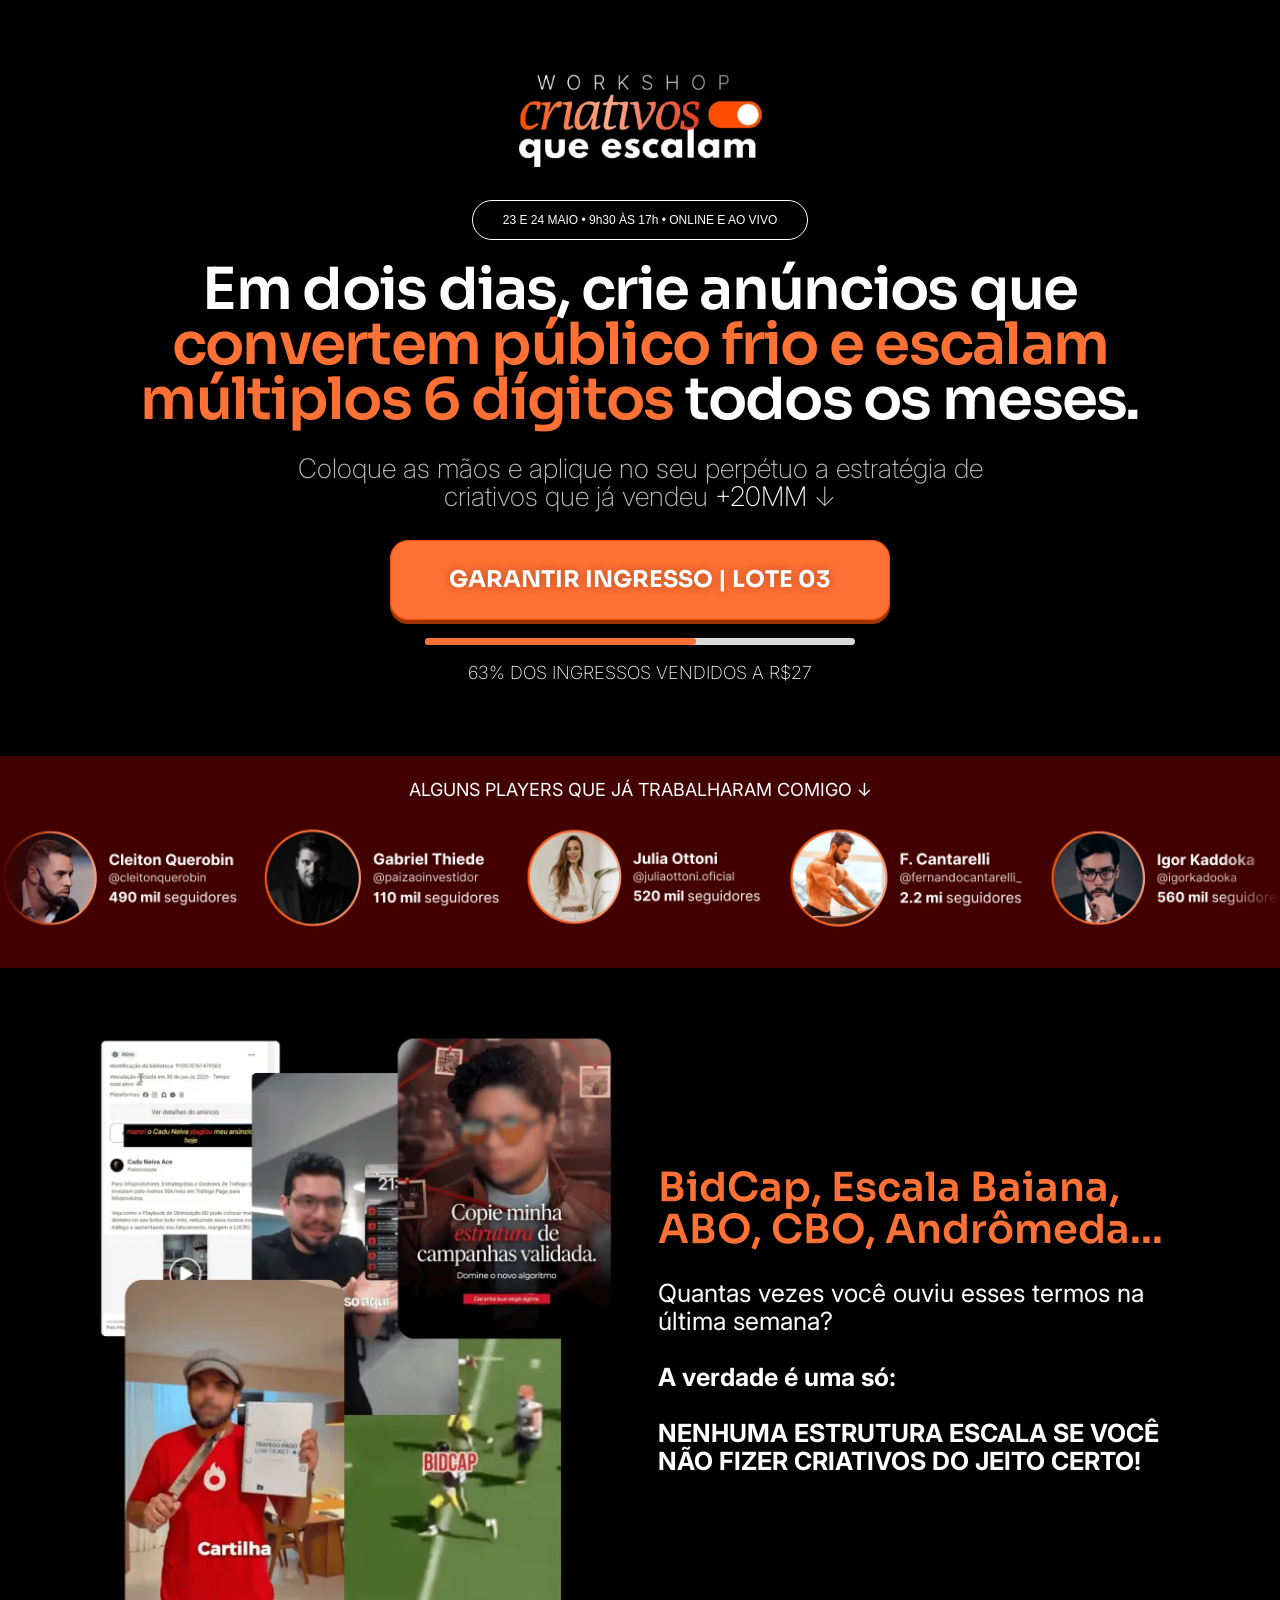
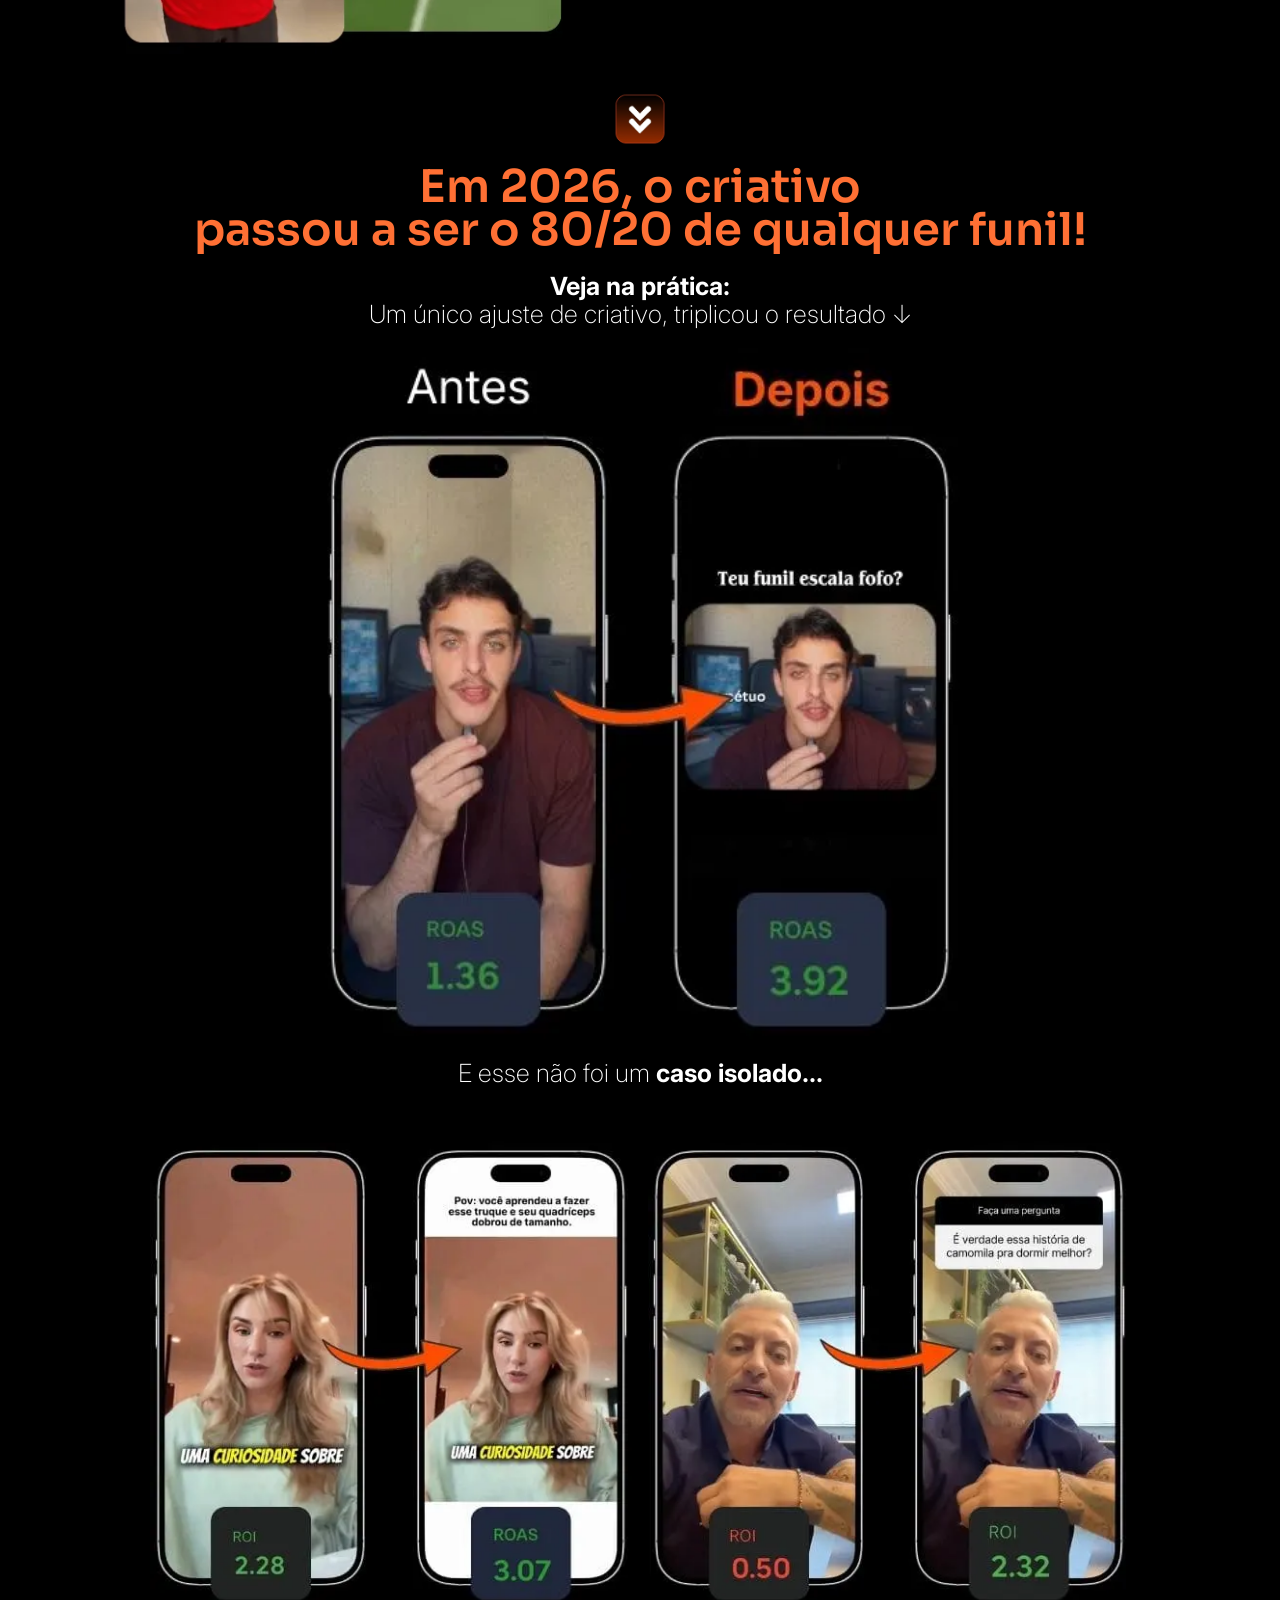
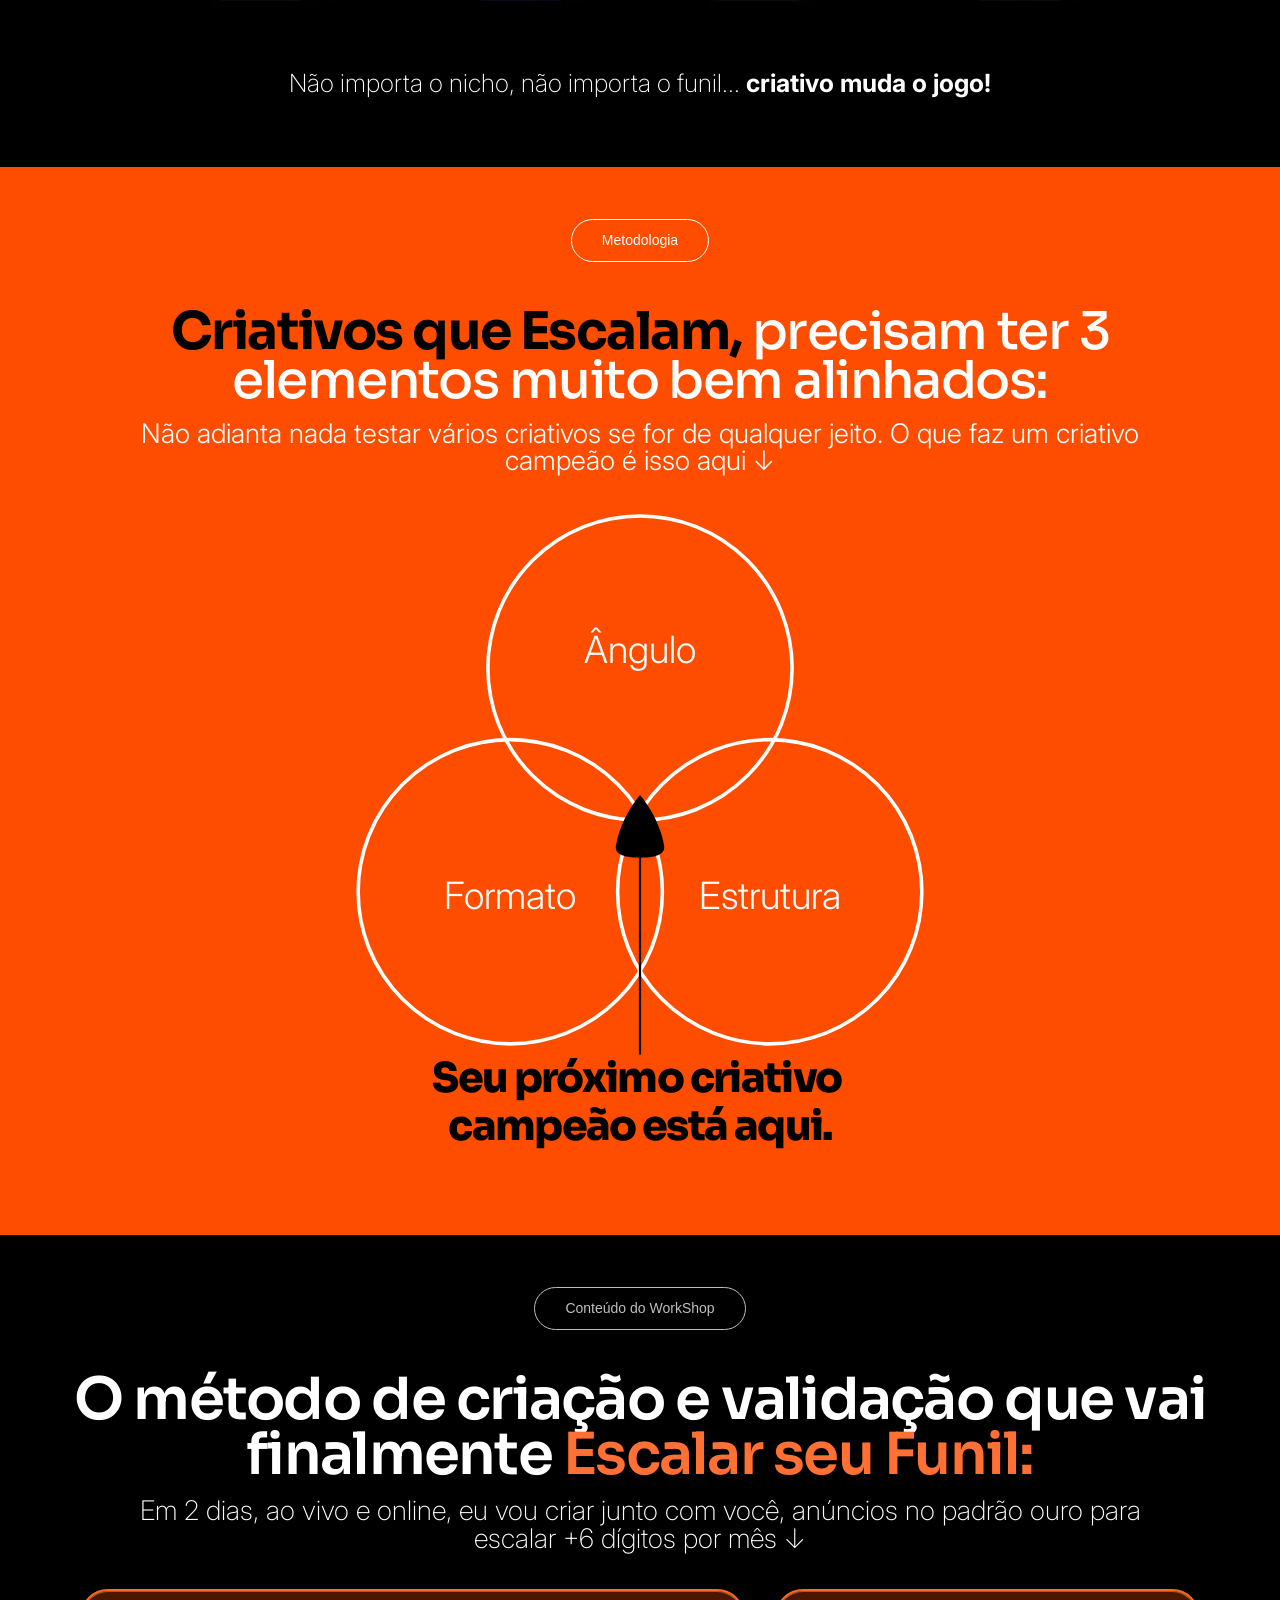
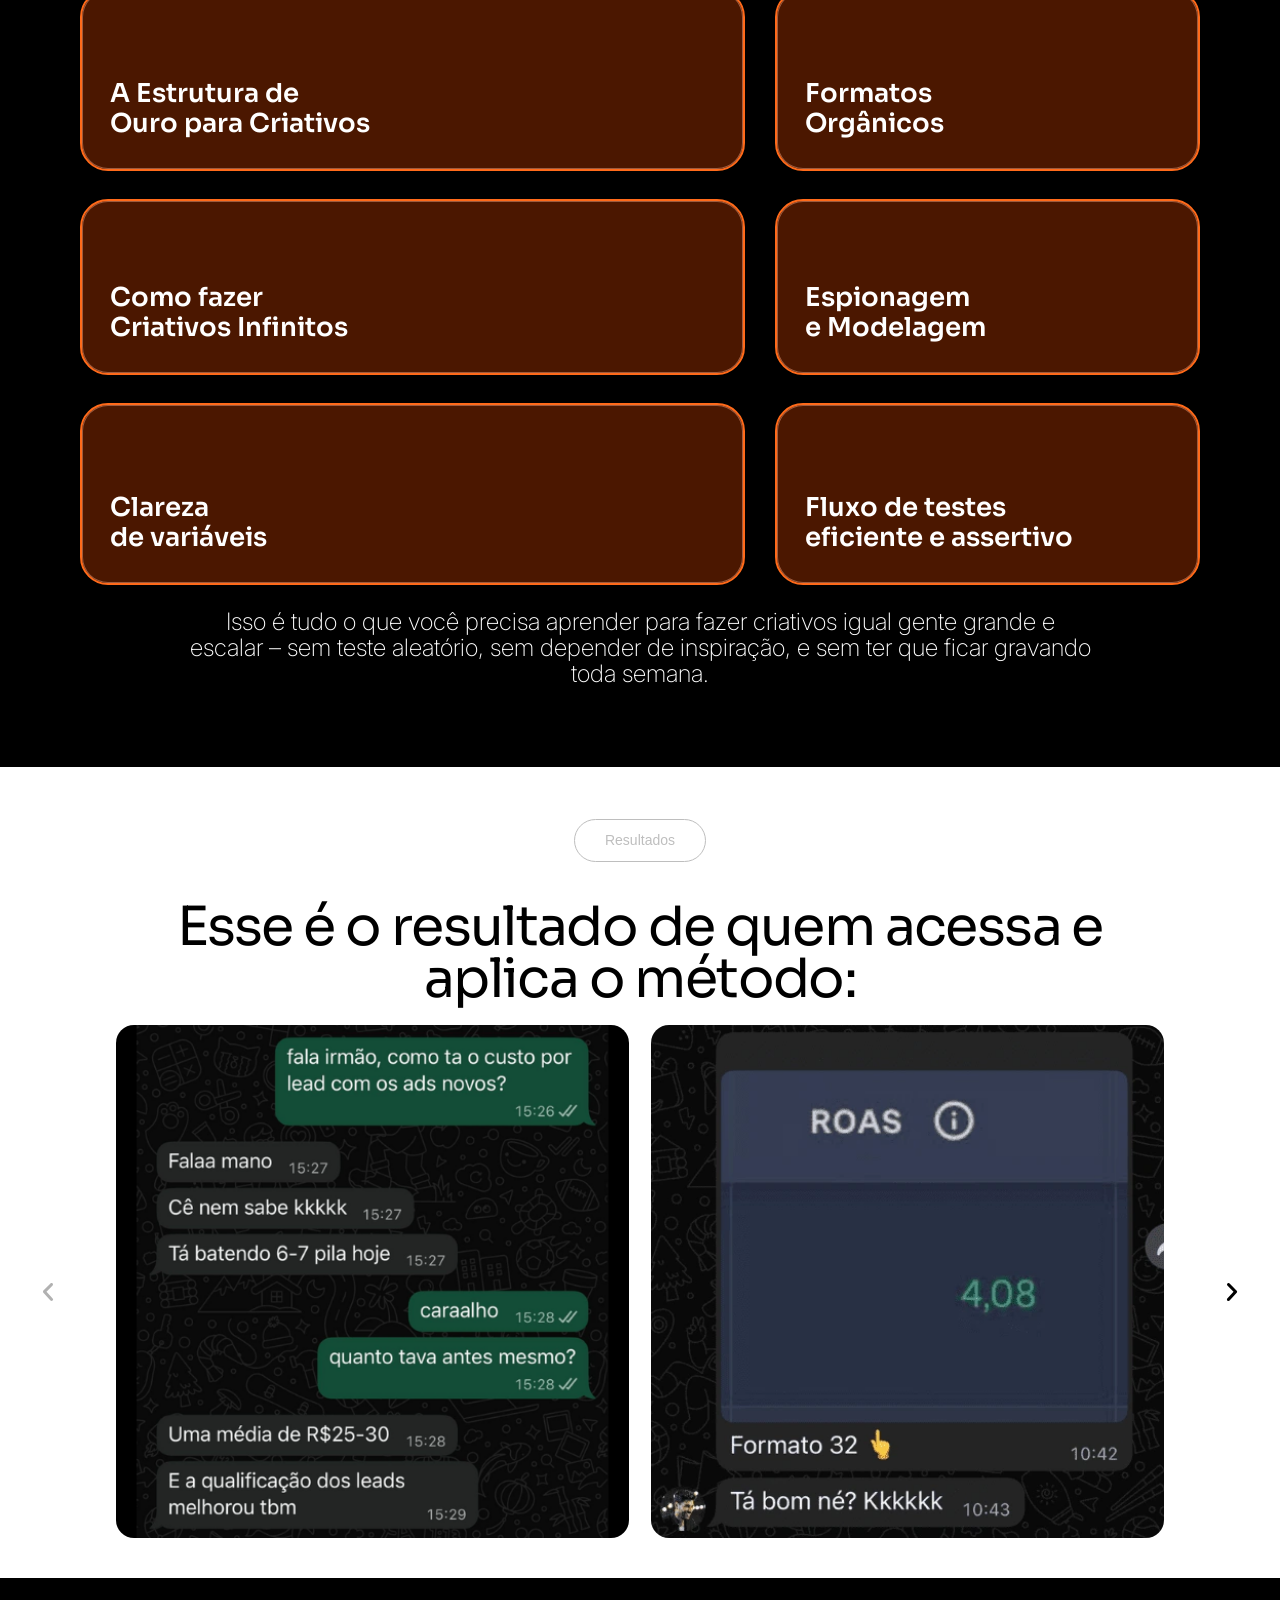
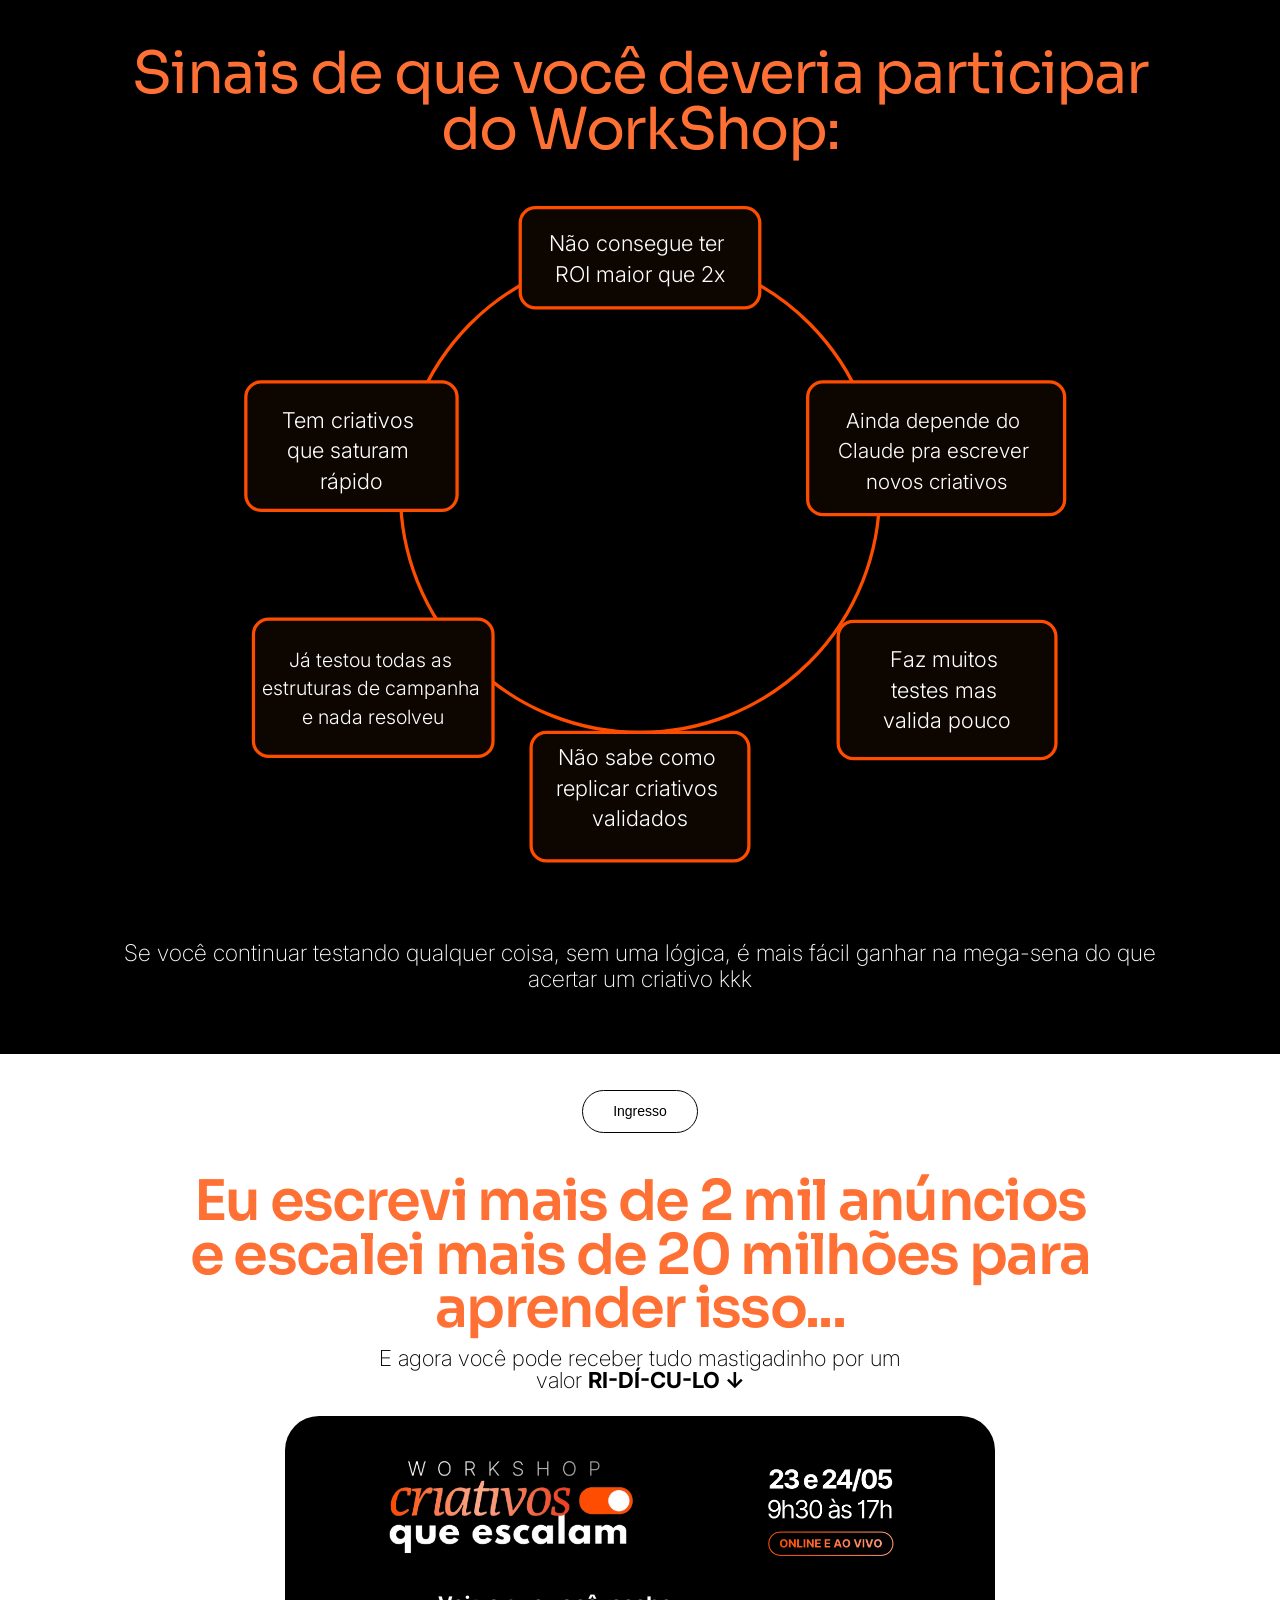
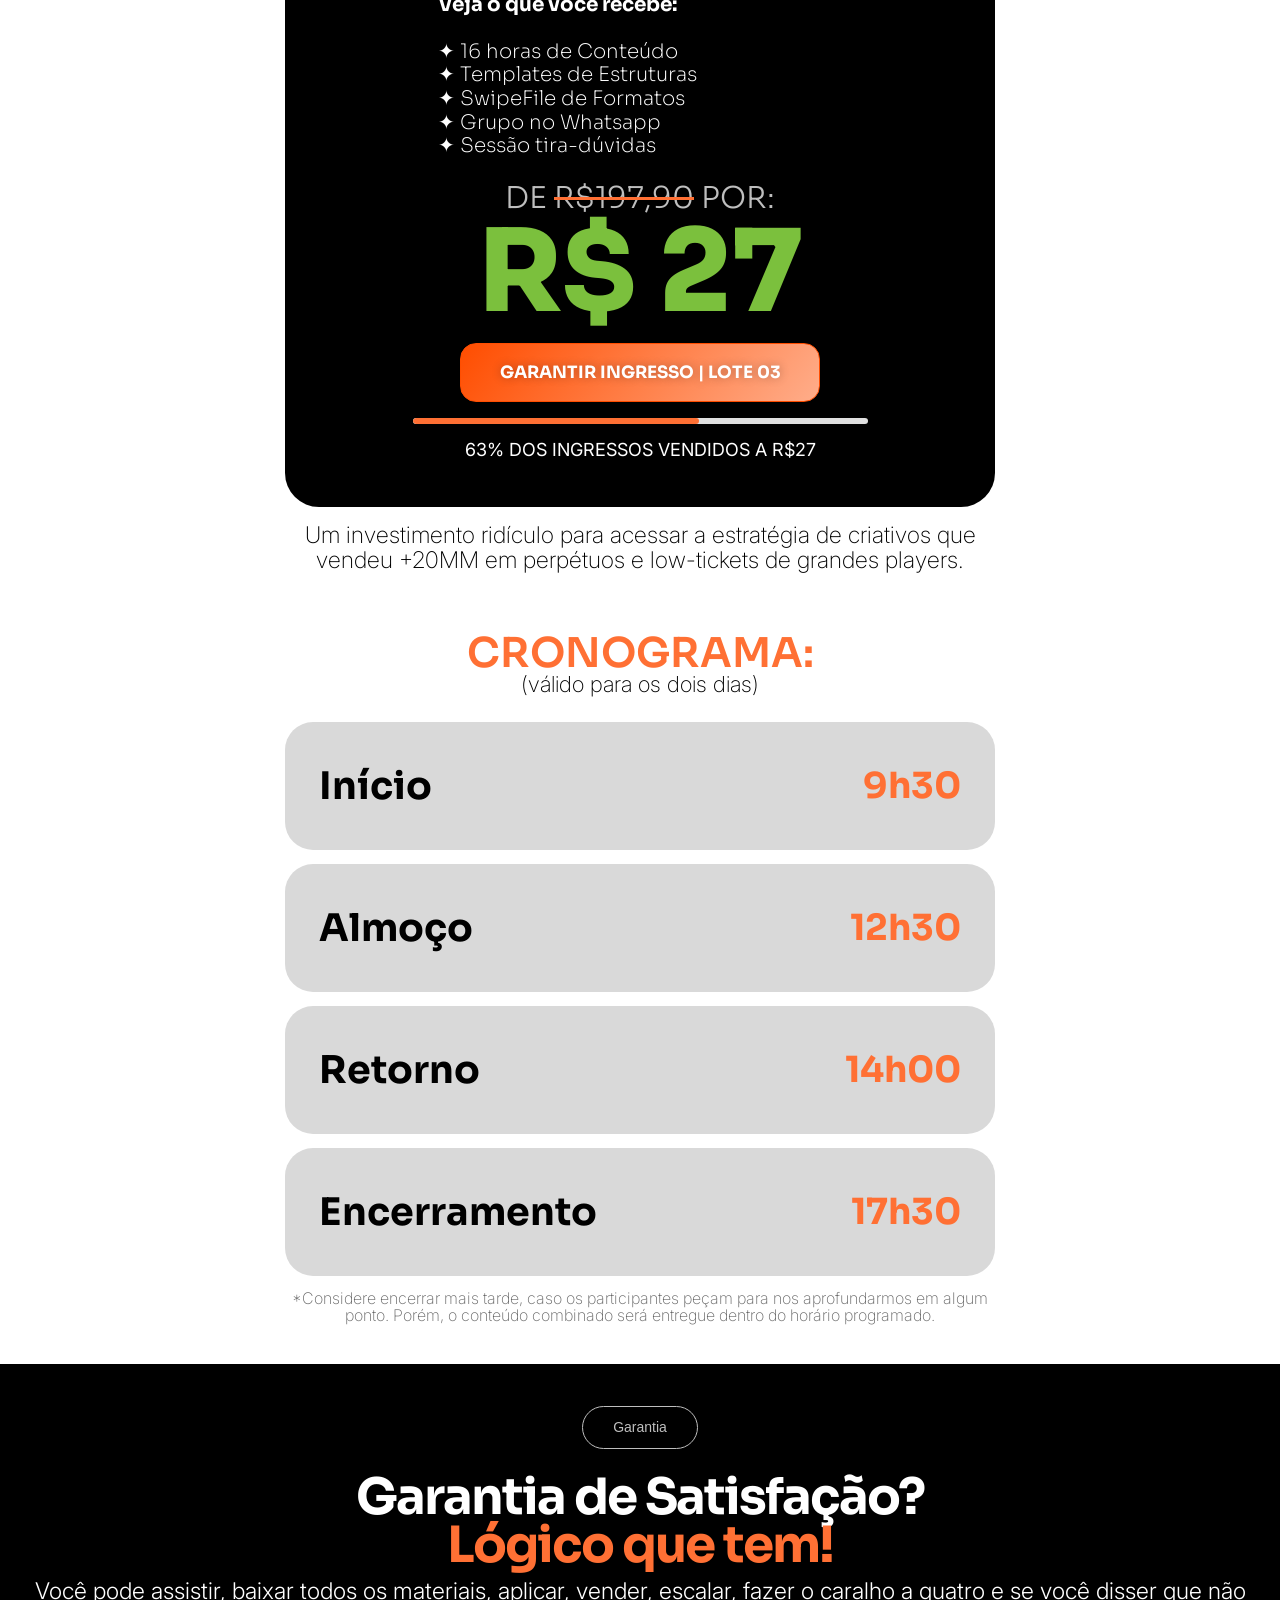
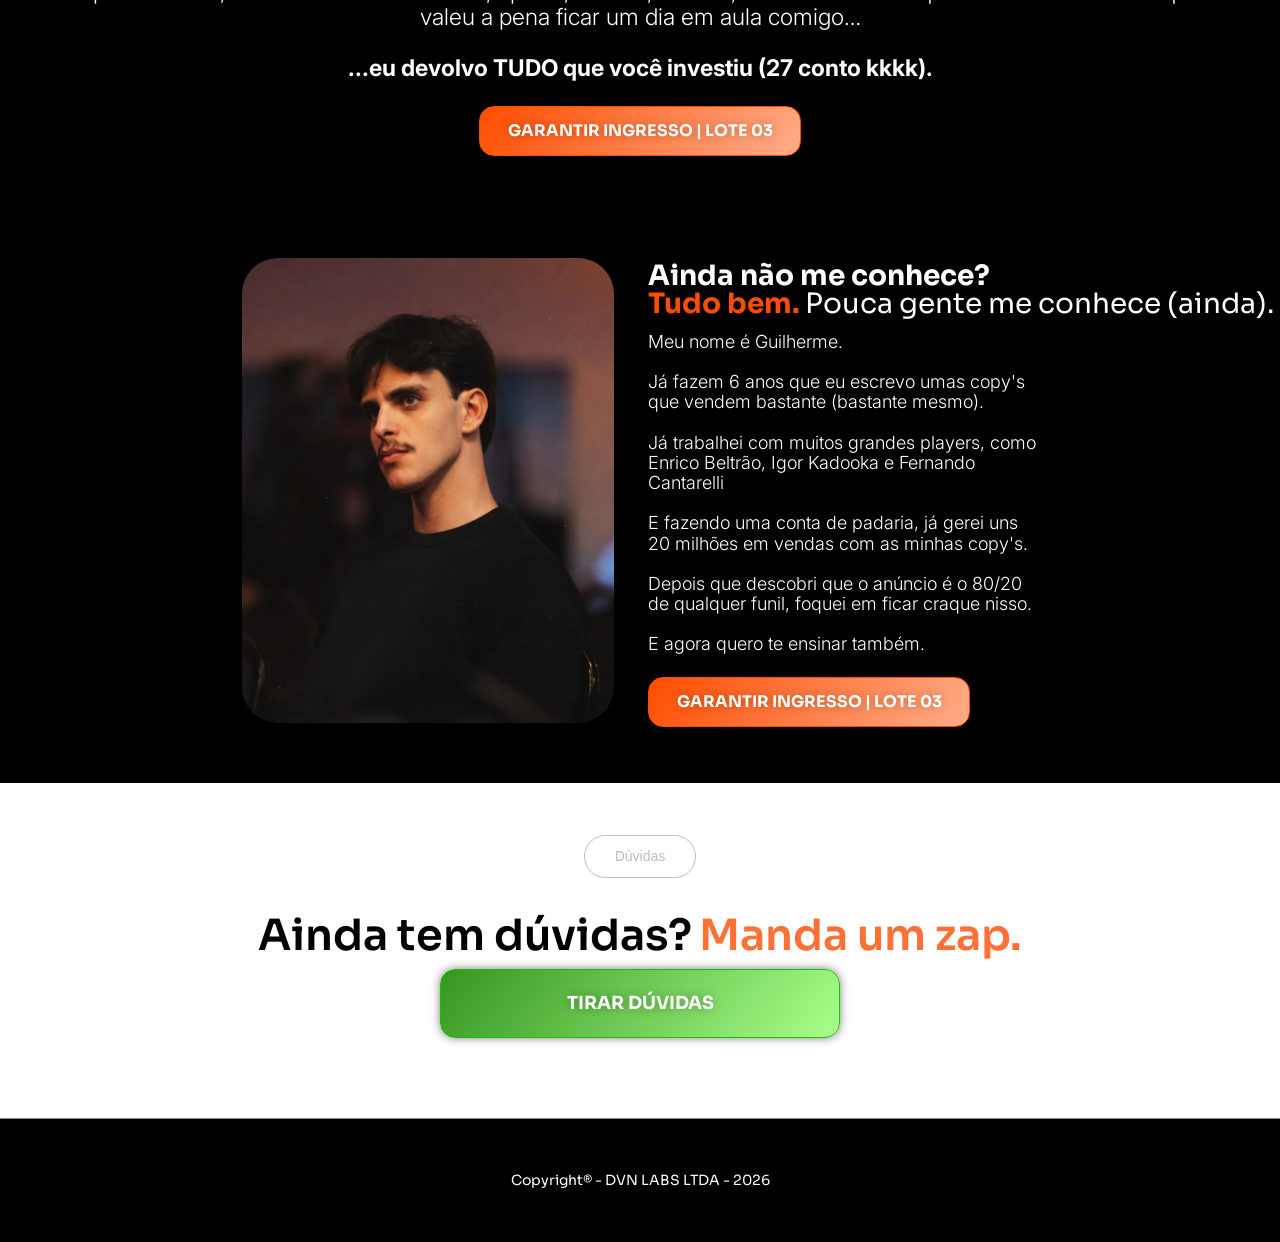
<file: index.html>
<!DOCTYPE html>
<html lang="pt-BR">
<head>
  <meta charset="UTF-8">
  <meta name="viewport" content="width=device-width, initial-scale=1.0">
  <meta name="description" content="Participe do Workshop Criativos que Escalam e aprenda, em 2 dias ao vivo e online, a criar anúncios que convertem público frio e escalam múltiplos 6 dígitos.">
  <title>Workshop Criativos que Escalam | 1ª Edição</title>

  <link rel="preconnect" href="https://fonts.googleapis.com">
  <link rel="preconnect" href="https://fonts.gstatic.com" crossorigin>
  <link rel="preload" as="style" href="https://fonts.googleapis.com/css2?family=Sora:wght@200;300;400;500;600;700;800&family=Inter:wght@200;300;400;500;600;700&display=swap" onload="this.onload=null;this.rel='stylesheet'">
  <noscript><link rel="stylesheet" href="https://fonts.googleapis.com/css2?family=Sora:wght@200;300;400;500;600;700;800&family=Inter:wght@200;300;400;500;600;700&display=swap"></noscript>
  <link rel="preload" as="image" href="assets/images/hero-bg-desktop.webp" media="(min-width: 768px)">
  <link rel="preload" as="image" href="assets/images/hero-bg-mobile.webp" media="(max-width: 767px)">
  <link rel="preload" as="image"
    href="assets/images/hero-banner.webp"
    imagesrcset="assets/images/hero-banner-333.webp 333w, assets/images/hero-banner.webp 666w"
    imagesizes="(max-width: 767px) 40vw, 20vw"
    fetchpriority="high">

  <!-- Meta Pixel Code -->
  <script>
    !function(f,b,e,v,n,t,s)
    {if(f.fbq)return;n=f.fbq=function(){n.callMethod?
    n.callMethod.apply(n,arguments):n.queue.push(arguments)};
    if(!f._fbq)f._fbq=n;n.push=n;n.loaded=!0;n.version='2.0';
    n.queue=[];t=b.createElement(e);t.async=!0;
    t.src=v;s=b.getElementsByTagName(e)[0];
    s.parentNode.insertBefore(t,s)}(window, document,'script',
    'https://connect.facebook.net/en_US/fbevents.js');

    fbq('init', '1317599683541728');
    fbq('track', 'PageView');
  </script>
  <noscript>
    <img height="1" width="1" style="display:none"
    src="https://www.facebook.com/tr?id=1317599683541728&ev=PageView&noscript=1"/>
  </noscript>
  <!-- End Meta Pixel Code -->

  <style>
    *,*::before,*::after{box-sizing:border-box}
    :root{--orange:#ff7034;--orange-hard:#ff4d00;--green:#7bc03d;--dark:#000;--wine:#420000;--white:#fff;--gray-text:#bebebe;--font-heading:'Sora',sans-serif;--font-body:'Inter',sans-serif;--max-w:1140px;--content-w:645px}
    html{scroll-behavior:smooth}
    body{margin:0;font-family:var(--font-body);font-size:16px;font-weight:300;line-height:1.5;background:#fff;-webkit-font-smoothing:antialiased}
    img{display:block;max-width:100%;height:auto}
    a{text-decoration:none;color:inherit}
    h2{margin:0}p{margin:0}figure{margin:0}
    .e-con-boxed{width:100%}
    .e-con-inner{max-width:var(--max-w);margin:0 auto;padding:0 20px}
    .e-row{display:flex;flex-direction:row;flex-wrap:wrap}
    .e-col{flex:1 1 0;min-width:0;display:flex;flex-direction:column}
    .e-col.spacer{flex:0 0 0;display:none}
    .btn-cta{display:inline-block;font-family:var(--font-heading);font-size:21px;font-weight:700;color:#fff;background-color:var(--orange);border:1.5px solid var(--orange-hard);border-radius:15px;padding:20px 50px;box-shadow:0 0 10px 0 rgba(0,0,0,.5);cursor:pointer;transition:opacity .2s;text-decoration:none;text-align:center;width:100%}
    .progress-wrap{width:100%;height:6px;background:rgba(255,255,255,.15);border-radius:100px;overflow:hidden}
    .progress-fill{height:100%;background:var(--orange);border-radius:100px;width:63%}
    .sec-hero{position:relative;background-color:#000;overflow:hidden;padding:40px 0 50px}
    .hero-bg-media{position:absolute;inset:0;display:block}
    .hero-bg-img{width:100%;height:100%;object-fit:cover;object-position:center top;display:block}
    .sec-hero .e-con-inner{position:relative;z-index:1;max-width:1280px;display:flex;flex-direction:column;align-items:center;text-align:center;gap:0}
    .hero-logo{width:20%;aspect-ratio:666/375;height:auto;margin:10px auto -10px}
    .hero-badge{display:inline-block;background:transparent;color:#fff;border:1px solid #fff;border-radius:40px;font-family:'Arial',sans-serif;font-size:12px;font-weight:200;padding:10px 30px;margin:20px 0 0}
    .hero-h1{font-family:var(--font-heading);font-size:58px;font-weight:600;color:#fff;line-height:.95;letter-spacing:-.03em;margin:22px 0 16px;text-align:center}
    .hero-sub{font-family:var(--font-body);font-size:27px;font-weight:200;color:var(--gray-text);line-height:1.05;margin:12px 0 0;text-align:center}
    .hero-line-desktop{display:block;white-space:nowrap}
    .hero-sub-line{display:block;white-space:nowrap}
    .hero-cta-wrap{margin:28px 0 0;width:100%;display:flex;justify-content:center}
    .hero-cta-wrap .btn-cta{width:100%;max-width:500px;font-size:23px;padding:22px 36px;border-radius:18px;box-shadow:0 4px 0 rgba(166,55,0,.95),0 10px 22px rgba(0,0,0,.45)}
    .hero-progress-wrap{width:100%;max-width:430px;margin:18px auto 0}
    .hero-progress-label{font-family:var(--font-body);font-size:18px;font-weight:200;color:#fff;text-align:center;margin:14px 0 20px}
    .hero-progress-wrap .progress-wrap{height:7px;background:rgba(255,255,255,.85)}
    @media(max-width:767px){
      .hero-logo{width:40%}
      .hero-h1{font-size:25px;margin:20px 0 0;line-height:1.1;letter-spacing:0}
      .hero-sub{font-size:19px;margin:0;line-height:1.3}
      .hero-line-desktop,.hero-sub-line{display:inline;white-space:normal}
      .hero-cta-wrap .btn-cta{font-size:16px;padding:15px 25px;max-width:90%;border-radius:15px;box-shadow:0 0 10px 0 rgba(0,0,0,.5)}
      .hero-progress-wrap{max-width:90%;margin:16px auto 0}
      .hero-progress-label{font-size:13px;line-height:1.35;margin:10px 8px 25px}
    }
    @media(max-width:480px){
      .hero-cta-wrap{margin:24px 0 0}
      .hero-progress-wrap{max-width:calc(100% - 40px);margin:14px auto 0}
      .hero-progress-label{margin:10px 14px 24px}
    }
  </style>

  <link rel="preload" as="style" href="style.css?v=20260428" onload="this.onload=null;this.rel='stylesheet'">
  <noscript><link rel="stylesheet" href="style.css?v=20260428"></noscript>
</head>
<body>

<!-- ==============================================
     SEÇÃO 1 — HERO
     bg: #000 + imagem de fundo
     ============================================== -->
<section class="sec-hero e-con-boxed">
  <picture class="hero-bg-media">
    <source
      media="(max-width: 767px)"
      srcset="assets/images/hero-bg-mobile.webp"
    >
    <img
      class="hero-bg-img"
      src="assets/images/hero-bg-desktop.webp"
      alt=""
      fetchpriority="high"
      decoding="async"
      width="1600"
      height="900"
    >
  </picture>
  <div class="e-con-inner">

    <img
      class="hero-logo"
      src="assets/images/hero-banner.webp"
      srcset="assets/images/hero-banner-333.webp 333w, assets/images/hero-banner.webp 666w"
      sizes="(max-width: 767px) 40vw, 20vw"
      alt="Workshop"
      fetchpriority="high"
      width="666" height="375"
    >

    <span class="hero-badge">23 E 24 MAIO &bull; 9h30 ÀS 17h &bull; ONLINE E AO VIVO</span>

    <h1 class="hero-h1">
      <span class="hero-line-desktop">Em dois dias, crie anúncios que</span>
      <span class="hero-line-desktop"><font color="#FF7034">convertem público frio e escalam</font></span>
      <span class="hero-line-desktop"><font color="#FF7034">múltiplos 6 dígitos</font> todos os meses.</span>
    </h1>

    <h2 class="hero-sub">
      <span class="hero-sub-line">Coloque as mãos e aplique no seu perpétuo a estratégia de</span>
      <span class="hero-sub-line">criativos que já vendeu <font color="white">+20MM</font> ↓</span>
    </h2>

    <div class="hero-cta-wrap">
      <a href="#oferta" class="btn-cta">GARANTIR INGRESSO | LOTE 03</a>
    </div>

    <div class="hero-progress-wrap">
      <div class="progress-wrap">
        <div class="progress-fill"></div>
      </div>
    </div>
    <p class="hero-progress-label">63% DOS INGRESSOS VENDIDOS A R$27</p>

  </div>
</section>


<!-- ==============================================
     SEÇÃO 2 — PLAYERS
     bg: #420000
     ============================================== -->
<section class="sec-players e-con-boxed">
  <div class="e-con-inner">
    <p class="players-title">ALGUNS PLAYERS QUE JÁ TRABALHARAM COMIGO ↓</p>
  </div>

  <div class="marquee-outer">
    <div class="marquee-track">
      <figure><img src="assets/images/player-1.webp" srcset="assets/images/player-1-500.webp 500w, assets/images/player-1.webp 1000w" sizes="(max-width: 767px) 240px, 300px" alt="player" loading="lazy" decoding="async" width="1000" height="500"></figure>
      <figure><img src="assets/images/player-2.webp" srcset="assets/images/player-2-500.webp 500w, assets/images/player-2.webp 1000w" sizes="(max-width: 767px) 240px, 300px" alt="player" loading="lazy" decoding="async" width="1000" height="500"></figure>
      <figure><img src="assets/images/player-3.webp" srcset="assets/images/player-3-500.webp 500w, assets/images/player-3.webp 1000w" sizes="(max-width: 767px) 240px, 300px" alt="player" loading="lazy" decoding="async" width="1000" height="500"></figure>
      <figure><img src="assets/images/player-4.webp" srcset="assets/images/player-4-500.webp 500w, assets/images/player-4.webp 1000w" sizes="(max-width: 767px) 240px, 300px" alt="player" loading="lazy" decoding="async" width="1000" height="500"></figure>
      <figure><img src="assets/images/player-5.webp" srcset="assets/images/player-5-500.webp 500w, assets/images/player-5.webp 1000w" sizes="(max-width: 767px) 240px, 300px" alt="player" loading="lazy" decoding="async" width="1000" height="500"></figure>
      <figure><img src="assets/images/player-6.webp" srcset="assets/images/player-6-500.webp 500w, assets/images/player-6.webp 1000w" sizes="(max-width: 767px) 240px, 300px" alt="player" loading="lazy" decoding="async" width="1000" height="500"></figure>
      <figure><img src="assets/images/player-7.webp" srcset="assets/images/player-7-500.webp 500w, assets/images/player-7.webp 1000w" sizes="(max-width: 767px) 240px, 300px" alt="player" loading="lazy" decoding="async" width="1000" height="500"></figure>
      <!-- duplicado para loop contínuo -->
      <figure><img src="assets/images/player-1.webp" srcset="assets/images/player-1-500.webp 500w, assets/images/player-1.webp 1000w" sizes="(max-width: 767px) 240px, 300px" alt="player" loading="lazy" decoding="async" width="1000" height="500"></figure>
      <figure><img src="assets/images/player-2.webp" srcset="assets/images/player-2-500.webp 500w, assets/images/player-2.webp 1000w" sizes="(max-width: 767px) 240px, 300px" alt="player" loading="lazy" decoding="async" width="1000" height="500"></figure>
      <figure><img src="assets/images/player-3.webp" srcset="assets/images/player-3-500.webp 500w, assets/images/player-3.webp 1000w" sizes="(max-width: 767px) 240px, 300px" alt="player" loading="lazy" decoding="async" width="1000" height="500"></figure>
      <figure><img src="assets/images/player-4.webp" srcset="assets/images/player-4-500.webp 500w, assets/images/player-4.webp 1000w" sizes="(max-width: 767px) 240px, 300px" alt="player" loading="lazy" decoding="async" width="1000" height="500"></figure>
      <figure><img src="assets/images/player-5.webp" srcset="assets/images/player-5-500.webp 500w, assets/images/player-5.webp 1000w" sizes="(max-width: 767px) 240px, 300px" alt="player" loading="lazy" decoding="async" width="1000" height="500"></figure>
      <figure><img src="assets/images/player-6.webp" srcset="assets/images/player-6-500.webp 500w, assets/images/player-6.webp 1000w" sizes="(max-width: 767px) 240px, 300px" alt="player" loading="lazy" decoding="async" width="1000" height="500"></figure>
      <figure><img src="assets/images/player-7.webp" srcset="assets/images/player-7-500.webp 500w, assets/images/player-7.webp 1000w" sizes="(max-width: 767px) 240px, 300px" alt="player" loading="lazy" decoding="async" width="1000" height="500"></figure>
      <figure><img src="assets/images/player-1.webp" srcset="assets/images/player-1-500.webp 500w, assets/images/player-1.webp 1000w" sizes="(max-width: 767px) 240px, 300px" alt="player" loading="lazy" decoding="async" width="1000" height="500"></figure>
      <figure><img src="assets/images/player-2.webp" srcset="assets/images/player-2-500.webp 500w, assets/images/player-2.webp 1000w" sizes="(max-width: 767px) 240px, 300px" alt="player" loading="lazy" decoding="async" width="1000" height="500"></figure>
      <figure><img src="assets/images/player-3.webp" srcset="assets/images/player-3-500.webp 500w, assets/images/player-3.webp 1000w" sizes="(max-width: 767px) 240px, 300px" alt="player" loading="lazy" decoding="async" width="1000" height="500"></figure>
      <figure><img src="assets/images/player-4.webp" srcset="assets/images/player-4-500.webp 500w, assets/images/player-4.webp 1000w" sizes="(max-width: 767px) 240px, 300px" alt="player" loading="lazy" decoding="async" width="1000" height="500"></figure>
      <figure><img src="assets/images/player-5.webp" srcset="assets/images/player-5-500.webp 500w, assets/images/player-5.webp 1000w" sizes="(max-width: 767px) 240px, 300px" alt="player" loading="lazy" decoding="async" width="1000" height="500"></figure>
      <figure><img src="assets/images/player-6.webp" srcset="assets/images/player-6-500.webp 500w, assets/images/player-6.webp 1000w" sizes="(max-width: 767px) 240px, 300px" alt="player" loading="lazy" decoding="async" width="1000" height="500"></figure>
      <figure><img src="assets/images/player-7.webp" srcset="assets/images/player-7-500.webp 500w, assets/images/player-7.webp 1000w" sizes="(max-width: 767px) 240px, 300px" alt="player" loading="lazy" decoding="async" width="1000" height="500"></figure>
      <figure><img src="assets/images/player-1.webp" srcset="assets/images/player-1-500.webp 500w, assets/images/player-1.webp 1000w" sizes="(max-width: 767px) 240px, 300px" alt="player" loading="lazy" decoding="async" width="1000" height="500"></figure>
      <figure><img src="assets/images/player-2.webp" srcset="assets/images/player-2-500.webp 500w, assets/images/player-2.webp 1000w" sizes="(max-width: 767px) 240px, 300px" alt="player" loading="lazy" decoding="async" width="1000" height="500"></figure>
      <figure><img src="assets/images/player-3.webp" srcset="assets/images/player-3-500.webp 500w, assets/images/player-3.webp 1000w" sizes="(max-width: 767px) 240px, 300px" alt="player" loading="lazy" decoding="async" width="1000" height="500"></figure>
      <figure><img src="assets/images/player-4.webp" srcset="assets/images/player-4-500.webp 500w, assets/images/player-4.webp 1000w" sizes="(max-width: 767px) 240px, 300px" alt="player" loading="lazy" decoding="async" width="1000" height="500"></figure>
      <figure><img src="assets/images/player-5.webp" srcset="assets/images/player-5-500.webp 500w, assets/images/player-5.webp 1000w" sizes="(max-width: 767px) 240px, 300px" alt="player" loading="lazy" decoding="async" width="1000" height="500"></figure>
      <figure><img src="assets/images/player-6.webp" srcset="assets/images/player-6-500.webp 500w, assets/images/player-6.webp 1000w" sizes="(max-width: 767px) 240px, 300px" alt="player" loading="lazy" decoding="async" width="1000" height="500"></figure>
      <figure><img src="assets/images/player-7.webp" srcset="assets/images/player-7-500.webp 500w, assets/images/player-7.webp 1000w" sizes="(max-width: 767px) 240px, 300px" alt="player" loading="lazy" decoding="async" width="1000" height="500"></figure>
    </div>
  </div>
</section>


<!-- ==============================================
     SEÇÃO 3 — PROBLEMA
     bg: #000, 2 colunas (imagem | texto)
     ============================================== -->
<section class="sec-problema e-con-boxed">
  <div class="e-con-inner">
    <div class="e-row">
      <div class="e-col spacer"></div>

      <div class="e-col problema-img-col">
        <img src="assets/images/problema.webp"
          srcset="assets/images/problema-540.webp 540w, assets/images/problema.webp 1080w"
          sizes="(max-width: 767px) calc(100vw - 40px), 540px"
          alt="Workshop criativos" loading="lazy" decoding="async" width="1080" height="1350">
      </div>

      <div class="e-col problema-text-col">
        <h2 class="problema-h2-orange">
          <span class="problema-headline-line">BidCap, Escala Baiana,</span>
          <span class="problema-headline-line">ABO, CBO, Andrômeda...</span>
        </h2>
        <h2 class="problema-h2-white">Quantas vezes você ouviu esses termos na última semana?<br><br><b>A verdade é uma só:</b><br><br>
<b>NENHUMA ESTRUTURA ESCALA SE VOCÊ NÃO FIZER CRIATIVOS DO JEITO CERTO!</b></h2>
      </div>

      <div class="e-col spacer"></div>
    </div>
  </div>
</section>


<!-- ==============================================
     SEÇÃO 4 — PROVA SOCIAL
     bg: #000
     ============================================== -->
<section class="sec-prova e-con-boxed">
  <div class="e-con-inner">

    <img class="prova-logo" src="assets/images/prova-80-20.webp" alt="" loading="lazy" decoding="async" width="500" height="500">

    <h2 class="prova-h2-orange">
      <span class="prova-headline-line">Em 2026, o criativo</span>
      <span class="prova-headline-line">passou a ser o 80/20 de qualquer funil!</span>
    </h2>

    <h2 class="prova-h2-white"><b>Veja na prática:</b><br>Um único ajuste de criativo, triplicou o resultado ↓</h2>

    <img class="prova-img-result" src="assets/images/prova-resultado.webp" alt="Resultado triplicado" loading="lazy" decoding="async" width="500" height="500">

    <h2 class="prova-h2-white" style="margin:20px 0 20px;">E esse não foi um <b>caso isolado...</b></h2>

    <div class="prova-img-grid">
      <img src="assets/images/prova-3.webp" alt="Resultado" loading="lazy" decoding="async" width="500" height="500">
      <img src="assets/images/prova-4.webp" alt="Resultado" loading="lazy" decoding="async" width="500" height="500">
    </div>

    <h2 class="prova-h2-white" style="margin:30px 0 30px;">Não importa o nicho, não importa o funil... <b>criativo muda o jogo!</b></h2>

  </div>
</section>


<!-- ==============================================
     SEÇÃO 5 — METODOLOGIA
     bg: #ff4d00
     ============================================== -->
<section class="sec-metodologia e-con-boxed">
  <div class="e-con-inner">

    <span class="label-btn label-btn--orange">Metodologia</span>

    <h2 class="met-h2-main">
      <span class="met-headline-line"><span class="met-headline-strong">Criativos que Escalam,</span> precisam ter 3</span>
      <span class="met-headline-line">elementos muito bem alinhados:</span>
    </h2>

    <h2 class="met-h2-sub">
      <span class="met-sub-line">Não adianta nada testar vários criativos se for de qualquer jeito. O que faz um criativo</span>
      <span class="met-sub-line">campeão é isso aqui ↓</span>
    </h2>

    <div class="met-diagram-wrap" aria-label="Metodologia criativos">
      <svg class="met-diagram" viewBox="0 0 760 760" xmlns="http://www.w3.org/2000/svg" role="img" aria-labelledby="metDiagramTitle metDiagramDesc">
        <title id="metDiagramTitle">Diagrama da metodologia de criativos</title>
        <desc id="metDiagramDesc">Três círculos sobrepostos representando Ângulo, Formato e Estrutura. No encontro central está o ponto do criativo campeão.</desc>

        <circle cx="380" cy="180" r="170" fill="none" stroke="#ffffff" stroke-width="4"/>
        <circle cx="235" cy="430" r="170" fill="none" stroke="#ffffff" stroke-width="4"/>
        <circle cx="525" cy="430" r="170" fill="none" stroke="#ffffff" stroke-width="4"/>

        <path class="met-diagram-arrow-head" d="M380 322
                 C366 339 356 360 353 379
                 C352 387 359 392 380 392
                 C401 392 408 387 407 379
                 C404 360 394 339 380 322Z"/>

        <line class="met-diagram-arrow-line" x1="380" y1="392" x2="380" y2="612"/>

        <text class="met-diagram-label" x="430" y="236" text-anchor="middle">Ângulo</text>
        <text class="met-diagram-label" x="285" y="540" text-anchor="middle">Formato</text>
        <text class="met-diagram-label" x="575" y="540" text-anchor="middle">Estrutura</text>

        <text class="met-diagram-caption" x="430" y="836" text-anchor="middle">
          <tspan x="430" dy="0">Seu próximo criativo</tspan>
          <tspan x="430" dy="54">campeão está aqui.</tspan>
        </text>
      </svg>
    </div>

  </div>
</section>


<!-- ==============================================
     SEÇÃO 6 — CONTEÚDO DO WORKSHOP
     bg: #000
     ============================================== -->
<section class="sec-conteudo e-con-boxed">
  <div class="e-con-inner">

    <span class="label-btn label-btn--dark">Conteúdo do WorkShop</span>

    <h2 class="cont-h2-main">
      <span class="cont-headline-line">O método de criação e validação que vai</span>
      <span class="cont-headline-line">finalmente <font color="#FF7034">Escalar seu Funil:</font></span>
    </h2>

    <h2 class="cont-h2-sub">
      <span class="cont-sub-line">Em 2 dias, ao vivo e online, eu vou criar junto com você, anúncios no padrão ouro para</span>
      <span class="cont-sub-line">escalar +6 dígitos por mês ↓</span>
    </h2>

    <div class="cont-grid" aria-label="Conteúdo do workshop">
      <div class="cont-card cont-card--wide">
        <span>A Estrutura de<br>Ouro para Criativos</span>
      </div>
      <div class="cont-card cont-card--narrow">
        <span>Formatos<br>Orgânicos</span>
      </div>
      <div class="cont-card cont-card--medium">
        <span>Como fazer<br>Criativos Infinitos</span>
      </div>
      <div class="cont-card cont-card--medium">
        <span>Espionagem<br>e Modelagem</span>
      </div>
      <div class="cont-card cont-card--small">
        <span>Clareza<br>de variáveis</span>
      </div>
      <div class="cont-card cont-card--wide">
        <span>Fluxo de testes<br>eficiente e assertivo</span>
      </div>
    </div>

    <h2 class="cont-h2-end">Isso é tudo o que você precisa aprender para fazer criativos igual gente grande e<br>escalar – sem teste aleatório, sem depender de inspiração, e sem ter que ficar gravando<br>toda semana.</h2>

  </div>
</section>


<!-- ==============================================
     SEÇÃO 7 — RESULTADOS
     bg: branco
     ============================================== -->
<section class="sec-resultados e-con-boxed">
  <div class="e-con-inner">

    <span class="label-btn label-btn--white-solid">Resultados</span>

    <h2 class="res-h2">
      <span class="res-headline-line">Esse é o resultado de quem acessa e</span>
      <span class="res-headline-line">aplica o método:</span>
    </h2>

    <div class="carousel-box">
      <div class="carousel-viewport">
        <div class="carousel-track" id="resultsTrack">
          <figure><img src="assets/images/resultado-3.webp" alt="Resultado de aluno" loading="lazy" decoding="async" width="500" height="500"></figure>
          <figure><img src="assets/images/resultado-1.webp" alt="Resultado de aluno" loading="lazy" decoding="async" width="500" height="500"></figure>
          <figure><img src="assets/images/resultado-2.webp" alt="Resultado de aluno" loading="lazy" decoding="async" width="500" height="500"></figure>
          <figure><img src="assets/images/resultado-4.webp" alt="Resultado de aluno" loading="lazy" decoding="async" width="500" height="500"></figure>
        </div>
      </div>

      <div class="carousel-arrows">
        <button class="carousel-arrow" id="prevBtn" aria-label="Anterior">
          <svg viewBox="0 0 1000 1000" xmlns="http://www.w3.org/2000/svg"><path d="M646 125C629 125 613 133 604 142L308 442C296 454 292 471 292 487 292 504 296 521 308 533L604 854C617 867 629 875 646 875 663 875 679 871 692 858 704 846 713 829 713 812 713 796 708 779 692 767L438 487 692 225C700 217 708 204 708 187 708 171 704 154 692 142 675 129 663 125 646 125Z"/></svg>
        </button>
        <button class="carousel-arrow" id="nextBtn" aria-label="Próximo">
          <svg viewBox="0 0 1000 1000" xmlns="http://www.w3.org/2000/svg"><path d="M696 533C708 521 713 504 713 487 713 471 708 454 696 446L400 146C388 133 375 125 354 125 338 125 325 129 313 142 300 154 292 171 292 187 292 204 296 221 308 233L563 492 304 771C292 783 288 800 288 817 288 833 296 850 308 863 321 871 338 875 354 875 371 875 388 867 400 854L696 533Z"/></svg>
        </button>
      </div>
    </div>

  </div>
</section>


<!-- ==============================================
     SEÇÃO 8 — QUEM DEVE PARTICIPAR
     bg: #000
     ============================================== -->
<section class="sec-participar e-con-boxed">
  <div class="e-con-inner">

    <h2 class="part-h2-orange">
      <span class="part-headline-line">Sinais de que você deveria participar</span>
      <span class="part-headline-line">do WorkShop:</span>
    </h2>

    <svg viewBox="0 0 900 650" xmlns="http://www.w3.org/2000/svg" class="participar-svg">
      <circle cx="450" cy="280" r="220" fill="none" stroke="#ff4d00" stroke-width="3"/>

      <rect x="340" y="18" width="220" height="92" rx="14" fill="#0d0500" stroke="#ff4d00" stroke-width="3"/>
      <text fill="#fff" font-size="20" text-anchor="middle" font-family="Inter,sans-serif">
        <tspan x="450" y="58">Não consegue ter</tspan>
        <tspan x="450" dy="28">ROI maior que 2x</tspan>
      </text>

      <rect x="88" y="178" width="194" height="118" rx="14" fill="#0d0500" stroke="#ff4d00" stroke-width="3"/>
      <text fill="#fff" font-size="20" text-anchor="middle" font-family="Inter,sans-serif">
        <tspan x="185" y="220">Tem criativos</tspan>
        <tspan x="185" dy="28">que saturam</tspan>
        <tspan x="185" dy="28">rápido</tspan>
      </text>

      <rect x="604" y="178" width="236" height="122" rx="14" fill="#0d0500" stroke="#ff4d00" stroke-width="3"/>
      <text fill="#fff" font-size="19" text-anchor="middle" font-family="Inter,sans-serif">
        <tspan x="722" y="220">Ainda depende do</tspan>
        <tspan x="722" dy="28">Claude pra escrever</tspan>
        <tspan x="722" dy="28">novos criativos</tspan>
      </text>

      <rect x="95" y="396" width="220" height="126" rx="14" fill="#0d0500" stroke="#ff4d00" stroke-width="3"/>
      <text fill="#fff" font-size="18" text-anchor="middle" font-family="Inter,sans-serif">
        <tspan x="205" y="440">Já testou todas as</tspan>
        <tspan x="205" dy="26">estruturas de campanha</tspan>
        <tspan x="205" dy="26">e nada resolveu</tspan>
      </text>

      <rect x="632" y="398" width="200" height="126" rx="14" fill="#0d0500" stroke="#ff4d00" stroke-width="3"/>
      <text fill="#fff" font-size="20" text-anchor="middle" font-family="Inter,sans-serif">
        <tspan x="732" y="440">Faz muitos</tspan>
        <tspan x="732" dy="28">testes mas</tspan>
        <tspan x="732" dy="28">valida pouco</tspan>
      </text>

      <rect x="350" y="500" width="200" height="118" rx="14" fill="#0d0500" stroke="#ff4d00" stroke-width="3"/>
      <text fill="#fff" font-size="20" text-anchor="middle" font-family="Inter,sans-serif">
        <tspan x="450" y="530">Não sabe como</tspan>
        <tspan x="450" dy="28">replicar criativos</tspan>
        <tspan x="450" dy="28">validados</tspan>
      </text>
    </svg>

    <h2 class="part-h2-white">Se você continuar testando qualquer coisa, sem uma lógica, é mais fácil ganhar na mega-sena do que acertar um criativo kkk</h2>

  </div>
</section>


<!-- ==============================================
     SEÇÃO 9 — OFERTA
     bg: #fff
     ============================================== -->
<section class="sec-oferta e-con-boxed" id="oferta" data-ticket-width="true">
  <div class="e-con-inner">

    <span class="label-btn label-btn--white-black">Ingresso</span>

    <h2 class="oferta-h2-orange">
      <span class="oferta-headline-line">Eu escrevi mais de 2 mil anúncios</span>
      <span class="oferta-headline-line">e escalei mais de 20 milhões para</span>
      <span class="oferta-headline-line">aprender isso...</span>
    </h2>

    <h2 class="oferta-h2-dark">
      <span class="oferta-sub-line">E agora você pode receber tudo mastigadinho por um</span>
      <span class="oferta-sub-line">valor <b>RI-DÍ-CU-LO ↓</b></span>
    </h2>

    <!-- Card de oferta (bg #000, border-radius 38px) -->
    <div class="offer-card">
      <img class="offer-card-img" src="assets/images/oferta-banner.webp" alt="Workshop Criativos que Escalam" loading="lazy" decoding="async" width="2000" height="590">

      <p class="offer-content"><b>Veja o que você recebe:</b><br>
<br>✦ 16 horas de Conteúdo<br>
✦ Templates de Estruturas<br>
✦ SwipeFile de Formatos<br>
✦ Grupo no Whatsapp<br>
✦ Sessão tira-dúvidas</p>

      <p class="offer-price-label">DE <s>R$197,90</s> POR:</p>
      <p class="offer-price-value">R$ 27</p>

      <div class="offer-cta-wrap">
        <button class="btn-cta btn-cta--gradient" onclick="openModal()">GARANTIR INGRESSO | LOTE 03</button>
      </div>

      <div class="offer-progress-wrap">
        <div class="progress-wrap">
          <div class="progress-fill"></div>
        </div>
      </div>
      <p class="offer-progress-label">63% DOS INGRESSOS VENDIDOS A R$27</p>
    </div>

    <h2 class="oferta-disclaimer">Um investimento ridículo para acessar a estratégia de criativos que vendeu +20MM em perpétuos e low-tickets de grandes players.​</h2>

    <h2 class="cronograma-h2">CRONOGRAMA:</h2>
    <h2 class="cronograma-sub">(válido para os dois dias)</h2>

    <div class="cronograma-list" aria-label="Cronograma do workshop">
      <div class="cronograma-item">
        <span class="cronograma-label">Início</span>
        <span class="cronograma-time">9h30</span>
      </div>
      <div class="cronograma-item">
        <span class="cronograma-label">Almoço</span>
        <span class="cronograma-time">12h30</span>
      </div>
      <div class="cronograma-item">
        <span class="cronograma-label">Retorno</span>
        <span class="cronograma-time">14h00</span>
      </div>
      <div class="cronograma-item">
        <span class="cronograma-label">Encerramento</span>
        <span class="cronograma-time">17h30</span>
      </div>
    </div>

    <p class="cronograma-note">*Considere encerrar mais tarde, caso os participantes peçam para nos aprofundarmos em algum ponto. Porém, o conteúdo combinado será entregue dentro do horário programado.</p>

  </div>
</section>


<!-- ==============================================
     SEÇÃO 10 — GARANTIA
     bg: #000
     ============================================== -->
<section class="sec-garantia e-con-boxed">
  <div class="e-con-inner">

    <span class="label-btn label-btn--dark">Garantia</span>

    <h2 class="gar-h2-main"><span class="gar-line-primary">Garantia de Satisfação?</span><span class="gar-line-accent">Lógico que tem!</span></h2>

    <h2 class="gar-h2-sub">Você pode assistir, baixar todos os materiais, aplicar, vender, escalar, fazer o caralho a quatro e se você disser que não valeu a pena ficar um dia em aula comigo…<br><br>
<b>...eu devolvo TUDO que você investiu (27 conto kkkk).</b></h2>

    <button class="btn-cta btn-cta--gradient gar-cta" onclick="openModal()">GARANTIR INGRESSO | LOTE 03</button>

  </div>
</section>


<!-- ==============================================
     SEÇÃO 11 — SOBRE O AUTOR
     bg: #000, 2 colunas (foto | texto)
     ============================================== -->
<section class="sec-autor e-con-boxed">
  <div class="e-con-inner">
    <div class="e-row autor-row">
      <div class="e-col spacer"></div>

      <div class="e-col autor-img-col">
        <img src="assets/images/guilherme.webp" alt="Guilherme" loading="lazy" decoding="async" width="1080" height="1350">
      </div>

      <div class="e-col autor-text-col">
        <h2 class="autor-h2-name"><span class="autor-line-primary">Ainda não me conhece?</span><span class="autor-line-secondary"><span class="autor-line-accent">Tudo bem.</span><span class="autor-line-rest">Pouca gente me conhece (ainda).</span></span></h2>
        <h2 class="autor-h2-bio">Meu nome é Guilherme.
<br><br>
Já fazem 6 anos que eu escrevo umas copy's que vendem bastante (bastante mesmo).<br><br>
Já trabalhei com muitos grandes players, como Enrico Beltrão, Igor Kadooka e Fernando Cantarelli
<br><br>
E fazendo uma conta de padaria, já gerei uns 20 milhões em vendas com as minhas copy's.
<br><br>
Depois que descobri que o anúncio é o 80/20 de qualquer funil, foquei em ficar craque nisso.
<br><br>
E agora quero te ensinar também.</h2>
        <div class="autor-cta-wrap">
          <button class="btn-cta btn-cta--gradient autor-cta" onclick="openModal()">GARANTIR INGRESSO | LOTE 03</button>
        </div>
      </div>

      <div class="e-col spacer"></div>
    </div>
  </div>
</section>


<!-- ==============================================
     SEÇÃO 12 — DÚVIDAS
     bg: #fff
     ============================================== -->
<section class="sec-duvidas e-con-boxed">
  <div class="e-con-inner">

    <span class="label-btn label-btn--white-solid">Dúvidas</span>

    <h2 class="duv-h2"><span class="duv-line-primary">Ainda tem dúvidas?</span><span class="duv-line-accent">Manda um zap.</span></h2>

    <a href="https://wa.me/5548996649920" class="btn-whatsapp" target="_blank" rel="noopener" style="max-width:400px; margin-bottom:40px;">TIRAR DÚVIDAS</a>

  </div>
</section>


<!-- ==============================================
     FOOTER
     bg: #000
     ============================================== -->
<footer>
  <p>Copyright® - DVN LABS LTDA - 2026</p>
</footer>


<!-- ==============================================
     MODAL DE COMPRA
     ============================================== -->
<div class="modal-overlay" id="modalOverlay" onclick="closeModalOutside(event)">
  <div class="modal-wrapper">
    <div class="modal">
      <img id="modalOfferImg" data-src="assets/images/oferta-banner.webp" alt="Workshop Criativos que Escalam" width="2000" height="590" decoding="async">
      <div class="modal-body">
        <h3>Garantir minha vaga por R$&nbsp;27</h3>
        <input type="email" class="form-field" id="formEmail" placeholder="Seu melhor e-mail" required autocomplete="email">
        <input type="tel" class="form-field" id="formPhone" placeholder="Whatsapp (11) 4002-8922" required autocomplete="tel">
        <button class="btn-cta btn-cta--gradient" onclick="submitForm()" style="font-size:18px;">IR PARA O CHECKOUT!</button>
      </div>
    </div>
    <button class="modal-close" onclick="closeModal()" aria-label="Fechar">&#215;</button>
  </div>
</div>


<!-- ==============================================
     SCRIPTS
     ============================================== -->
<script>
  // --- Modal ---
  function openModal() {
    var modalImg = document.getElementById('modalOfferImg');
    if (modalImg && !modalImg.getAttribute('src')) {
      modalImg.setAttribute('src', modalImg.getAttribute('data-src'));
    }
    document.getElementById('modalOverlay').classList.add('active');
    document.body.style.overflow = 'hidden';
  }
  function closeModal() {
    document.getElementById('modalOverlay').classList.remove('active');
    document.body.style.overflow = '';
  }
  function closeModalOutside(e) {
    if (e.target === document.getElementById('modalOverlay')) closeModal();
  }
  document.addEventListener('keydown', function(e) {
    if (e.key === 'Escape') closeModal();
  });
  var SUPABASE_URL = 'https://wtifqicsvtjtlozntubp.supabase.co';
  var SUPABASE_KEY = 'eyJhbGciOiJIUzI1NiIsInR5cCI6IkpXVCJ9.eyJpc3MiOiJzdXBhYmFzZSIsInJlZiI6Ind0aWZxaWNzdnRqdGxvem50dWJwIiwicm9sZSI6ImFub24iLCJpYXQiOjE3Nzc1Mjg2MzQsImV4cCI6MjA5MzEwNDYzNH0.Q8VclctSDM2cMjfMJSRlE3h0X-LFZMnordt5b3Z7LzM';

  function submitForm() {
    var email = document.getElementById('formEmail').value.trim();
    var phone = document.getElementById('formPhone').value.trim();
    if (!email || !phone) { alert('Preencha e-mail e WhatsApp para continuar.'); return; }

    fetch(SUPABASE_URL + '/rest/v1/leads', {
      method: 'POST',
      headers: {
        'apikey': SUPABASE_KEY,
        'Authorization': 'Bearer ' + SUPABASE_KEY,
        'Content-Type': 'application/json',
        'Prefer': 'return=minimal'
      },
      body: JSON.stringify({ email: email, whatsapp: phone })
    }).finally(function () {
      window.location.href = 'https://pay.onprofit.com.br/FQRSa2j9?off=BJbE0y&mode=f0dwtRLg';
    });
  }

  // --- Carousel de Resultados ---
  (function () {
    var track = document.getElementById('resultsTrack');
    var viewport = track ? track.parentElement : null;
    var prev = document.getElementById('prevBtn');
    var next = document.getElementById('nextBtn');
    if (!track || !viewport) return;

    var current = 0;
    var slides = track.querySelectorAll('figure');
    var total = slides.length;
    var slideStride = 0;
    var touchStartX = 0;
    var touchStartY = 0;
    var touchDeltaX = 0;
    var isSwiping = false;

    function isMobile() { return window.innerWidth < 480; }
    function visible() { return isMobile() ? 1 : 2; }
    function maxIdx() { return Math.max(0, total - visible()); }
    function measure() {
      if (!slides.length) return;
      var trackStyles = window.getComputedStyle(track);
      var gap = parseFloat(trackStyles.gap || trackStyles.columnGap || '0') || 0;
      slideStride = slides[0].getBoundingClientRect().width + gap;
    }

    function go(idx) {
      current = Math.max(0, Math.min(idx, maxIdx()));
      track.style.transform = 'translateX(-' + (current * slideStride) + 'px)';
      if (prev) prev.style.opacity = current === 0 ? '0.3' : '1';
      if (next) next.style.opacity = current >= maxIdx() ? '0.3' : '1';
    }

    if (prev) prev.addEventListener('click', function () { go(current - 1); });
    if (next) next.addEventListener('click', function () { go(current + 1); });

    var resizeRaf = null;
    var autoplayId = null;

    function scheduleGo() {
      if (resizeRaf !== null) cancelAnimationFrame(resizeRaf);
      resizeRaf = requestAnimationFrame(function () {
        measure();
        go(0);
      });
    }

    function startAutoplay() {
      if (autoplayId !== null) return;
      autoplayId = window.setInterval(function () {
        go(current >= maxIdx() ? 0 : current + 1);
      }, 5000);
    }

    function stopAutoplay() {
      if (autoplayId === null) return;
      clearInterval(autoplayId);
      autoplayId = null;
    }

    function onTouchStart(event) {
      if (!event.touches || event.touches.length !== 1) return;
      touchStartX = event.touches[0].clientX;
      touchStartY = event.touches[0].clientY;
      touchDeltaX = 0;
      isSwiping = false;
      stopAutoplay();
    }

    function onTouchMove(event) {
      if (!event.touches || event.touches.length !== 1) return;
      touchDeltaX = event.touches[0].clientX - touchStartX;
      var deltaY = event.touches[0].clientY - touchStartY;

      if (!isSwiping && Math.abs(touchDeltaX) > Math.abs(deltaY) && Math.abs(touchDeltaX) > 12) {
        isSwiping = true;
      }

      if (isSwiping) event.preventDefault();
    }

    function onTouchEnd() {
      if (!isSwiping) {
        startAutoplay();
        return;
      }

      if (Math.abs(touchDeltaX) > 45) {
        go(touchDeltaX < 0 ? current + 1 : current - 1);
      } else {
        go(current);
      }

      touchDeltaX = 0;
      isSwiping = false;
      startAutoplay();
    }

    requestAnimationFrame(function () { measure(); go(0); });
    window.addEventListener('resize', scheduleGo);
    viewport.addEventListener('touchstart', onTouchStart, { passive: true });
    viewport.addEventListener('touchmove', onTouchMove, { passive: false });
    viewport.addEventListener('touchend', onTouchEnd);
    viewport.addEventListener('touchcancel', onTouchEnd);
    document.addEventListener('visibilitychange', function () {
      if (document.hidden) stopAutoplay();
      else startAutoplay();
    });
    startAutoplay();
  }());
</script>

</body>
</html>
</file>
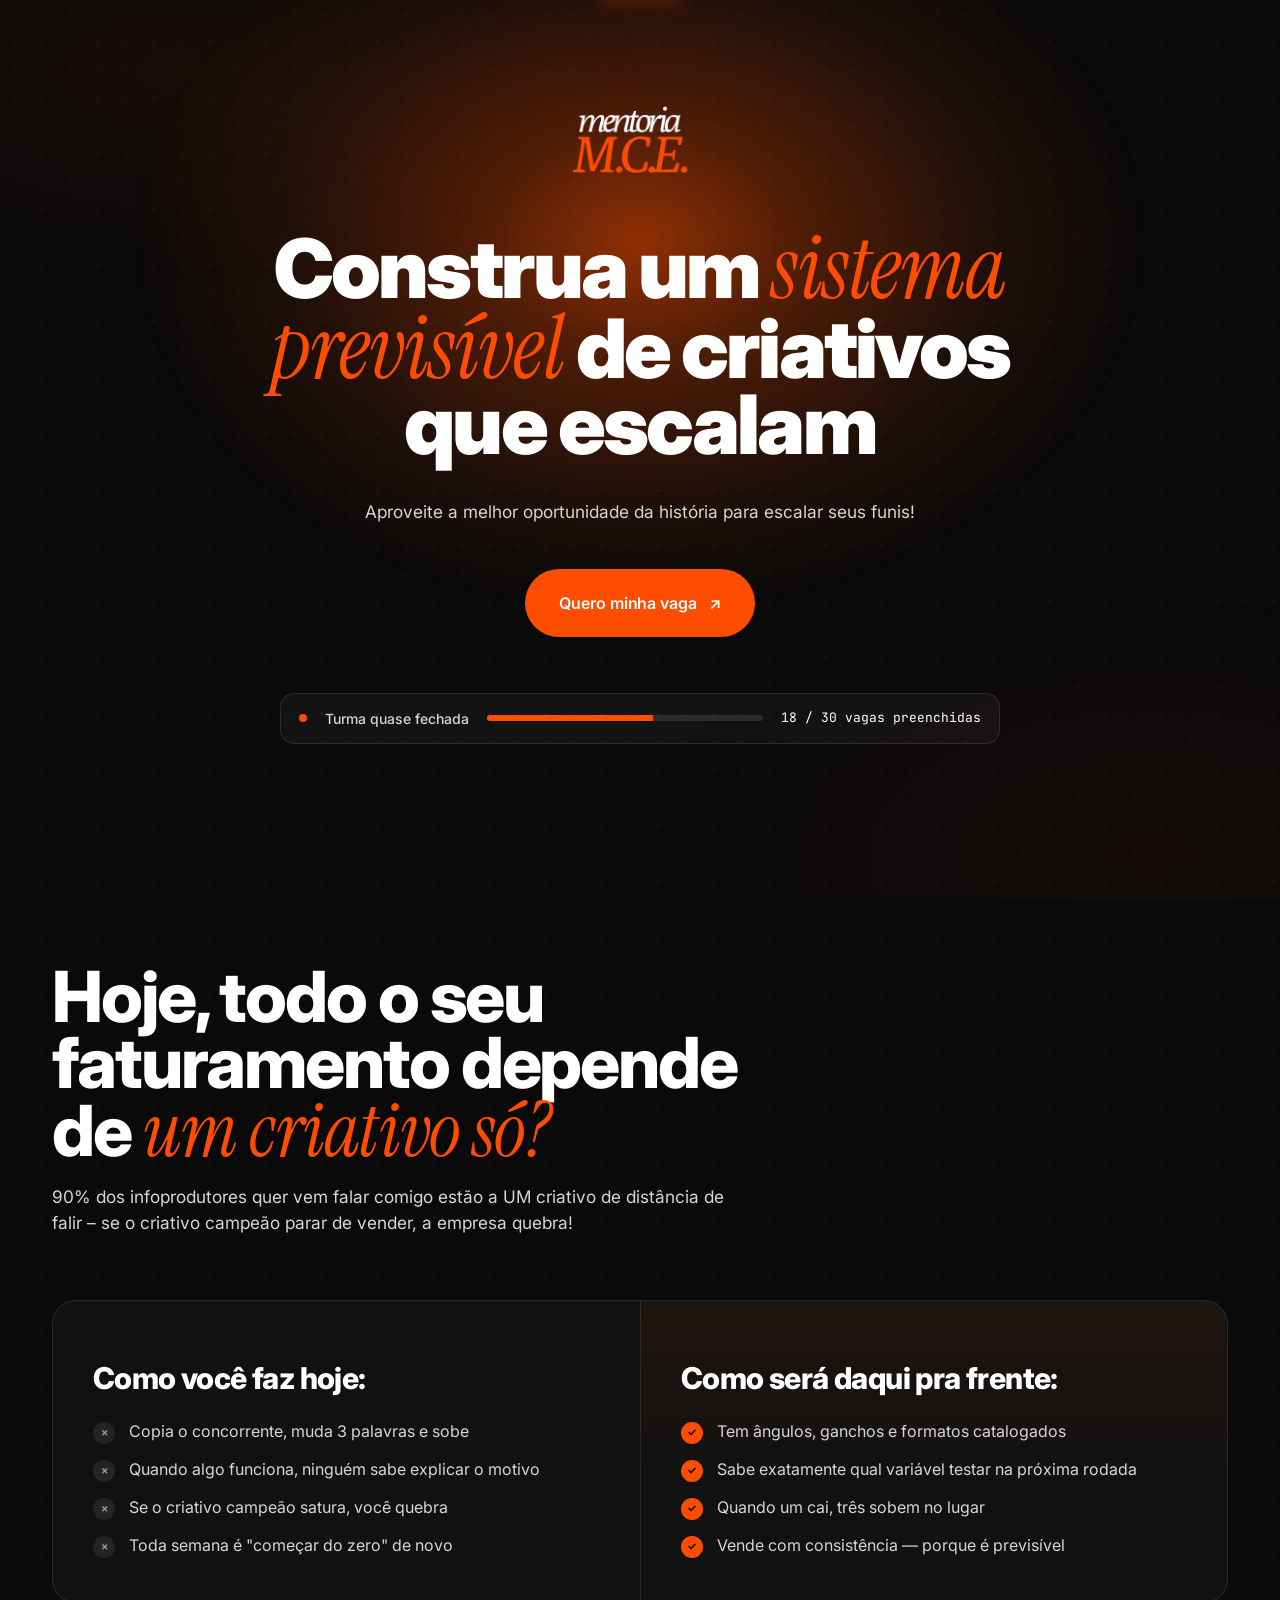
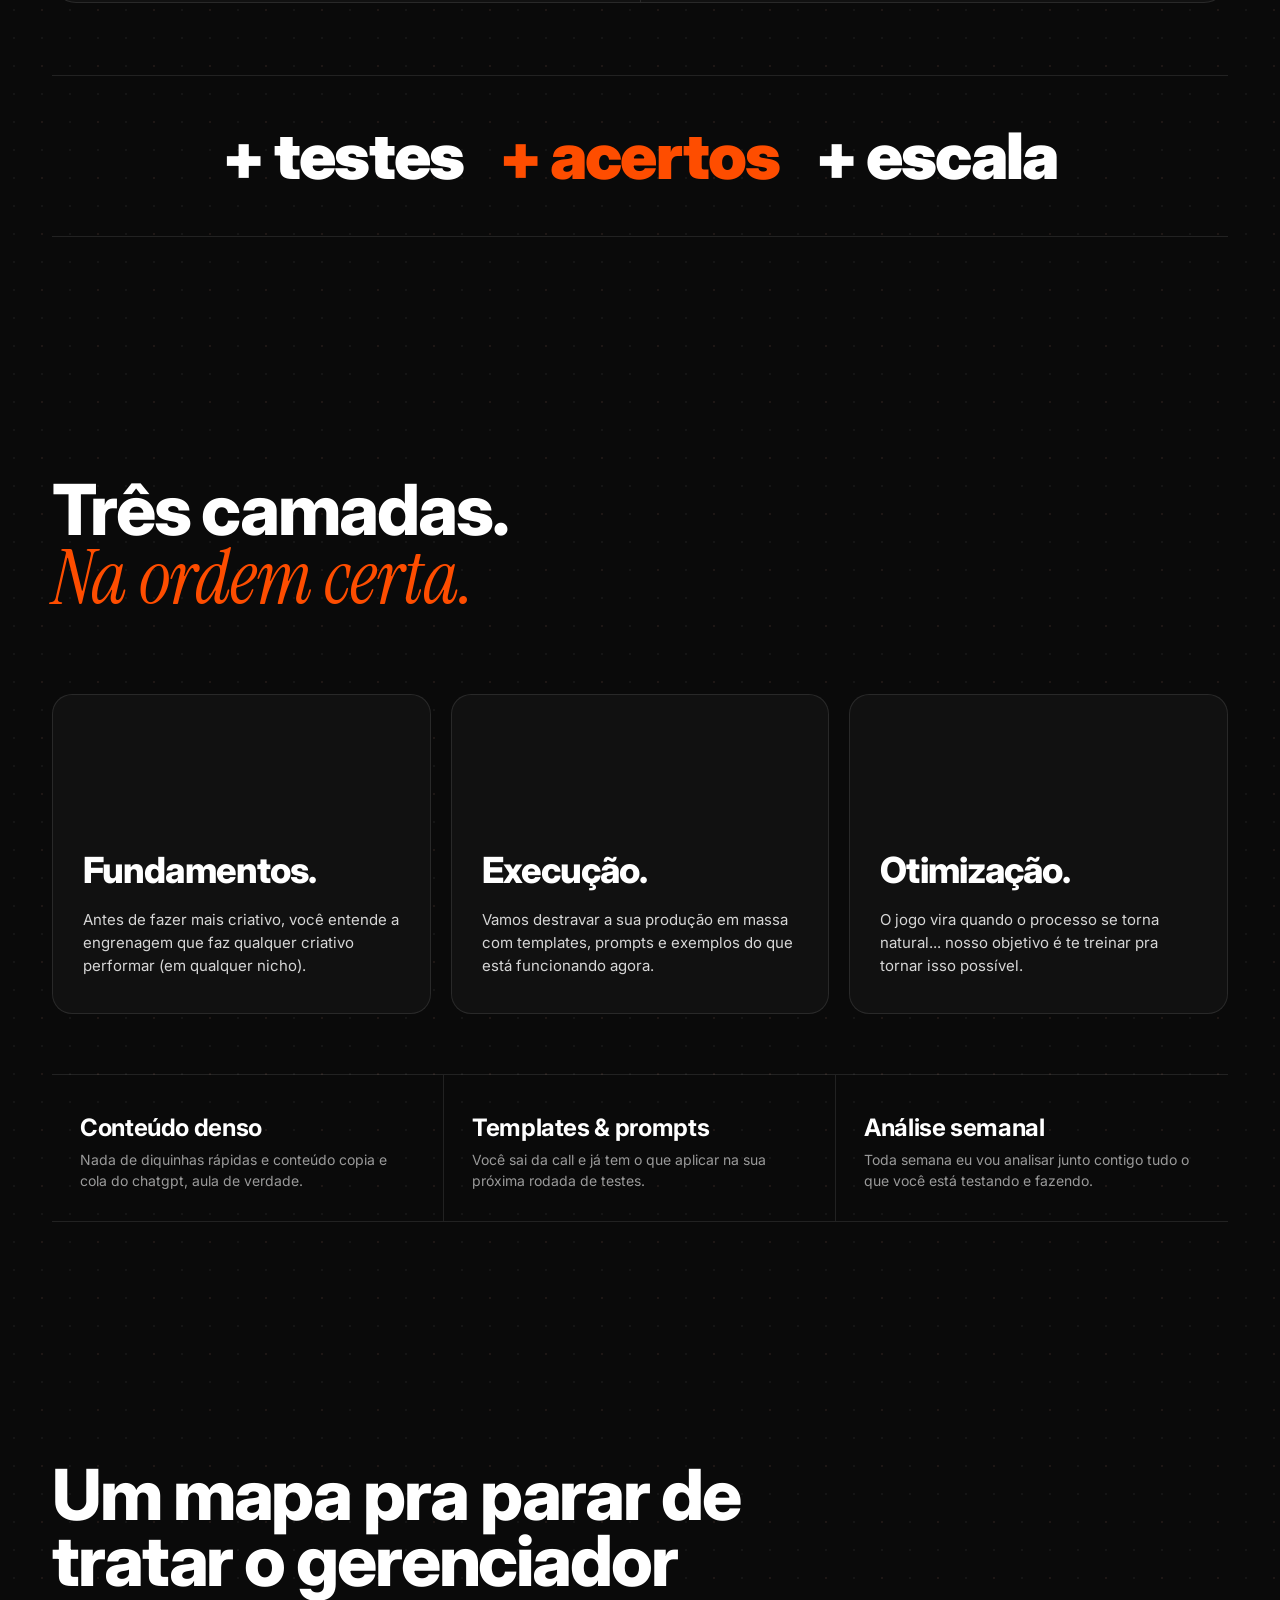
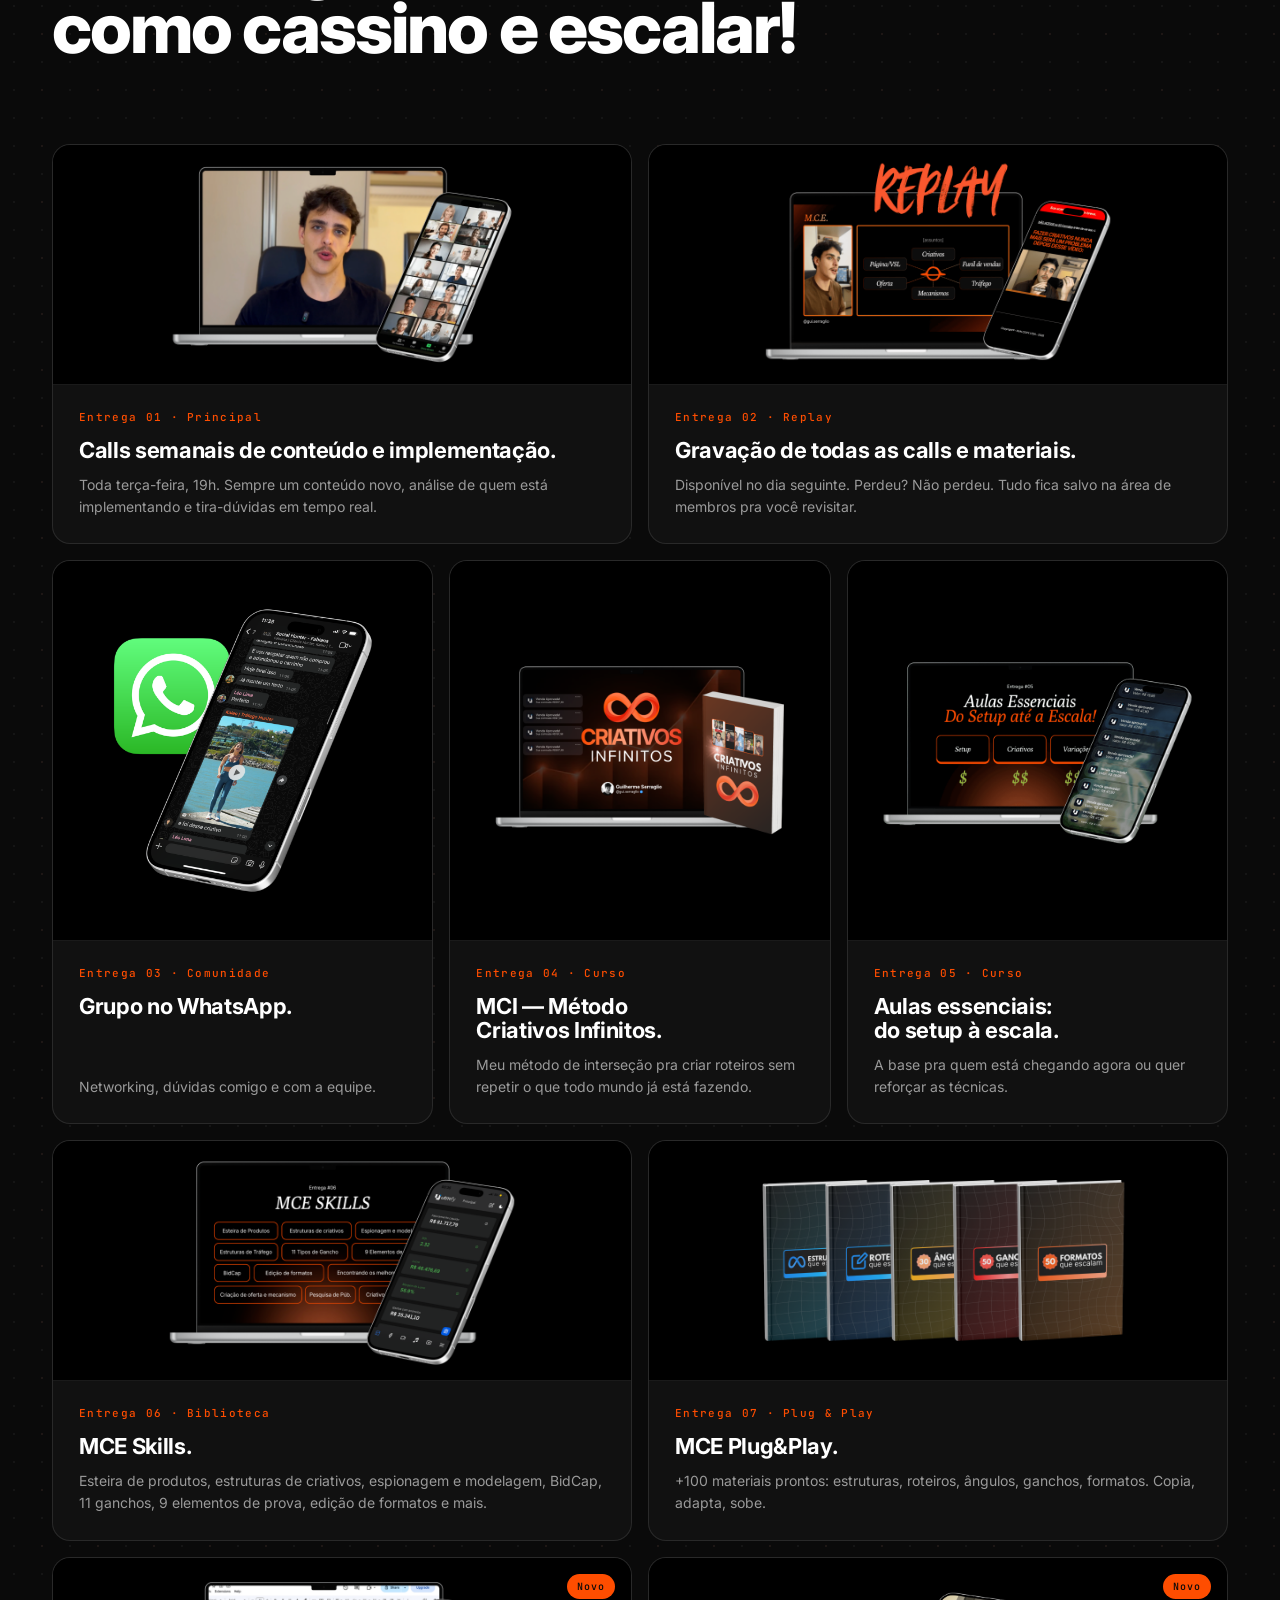
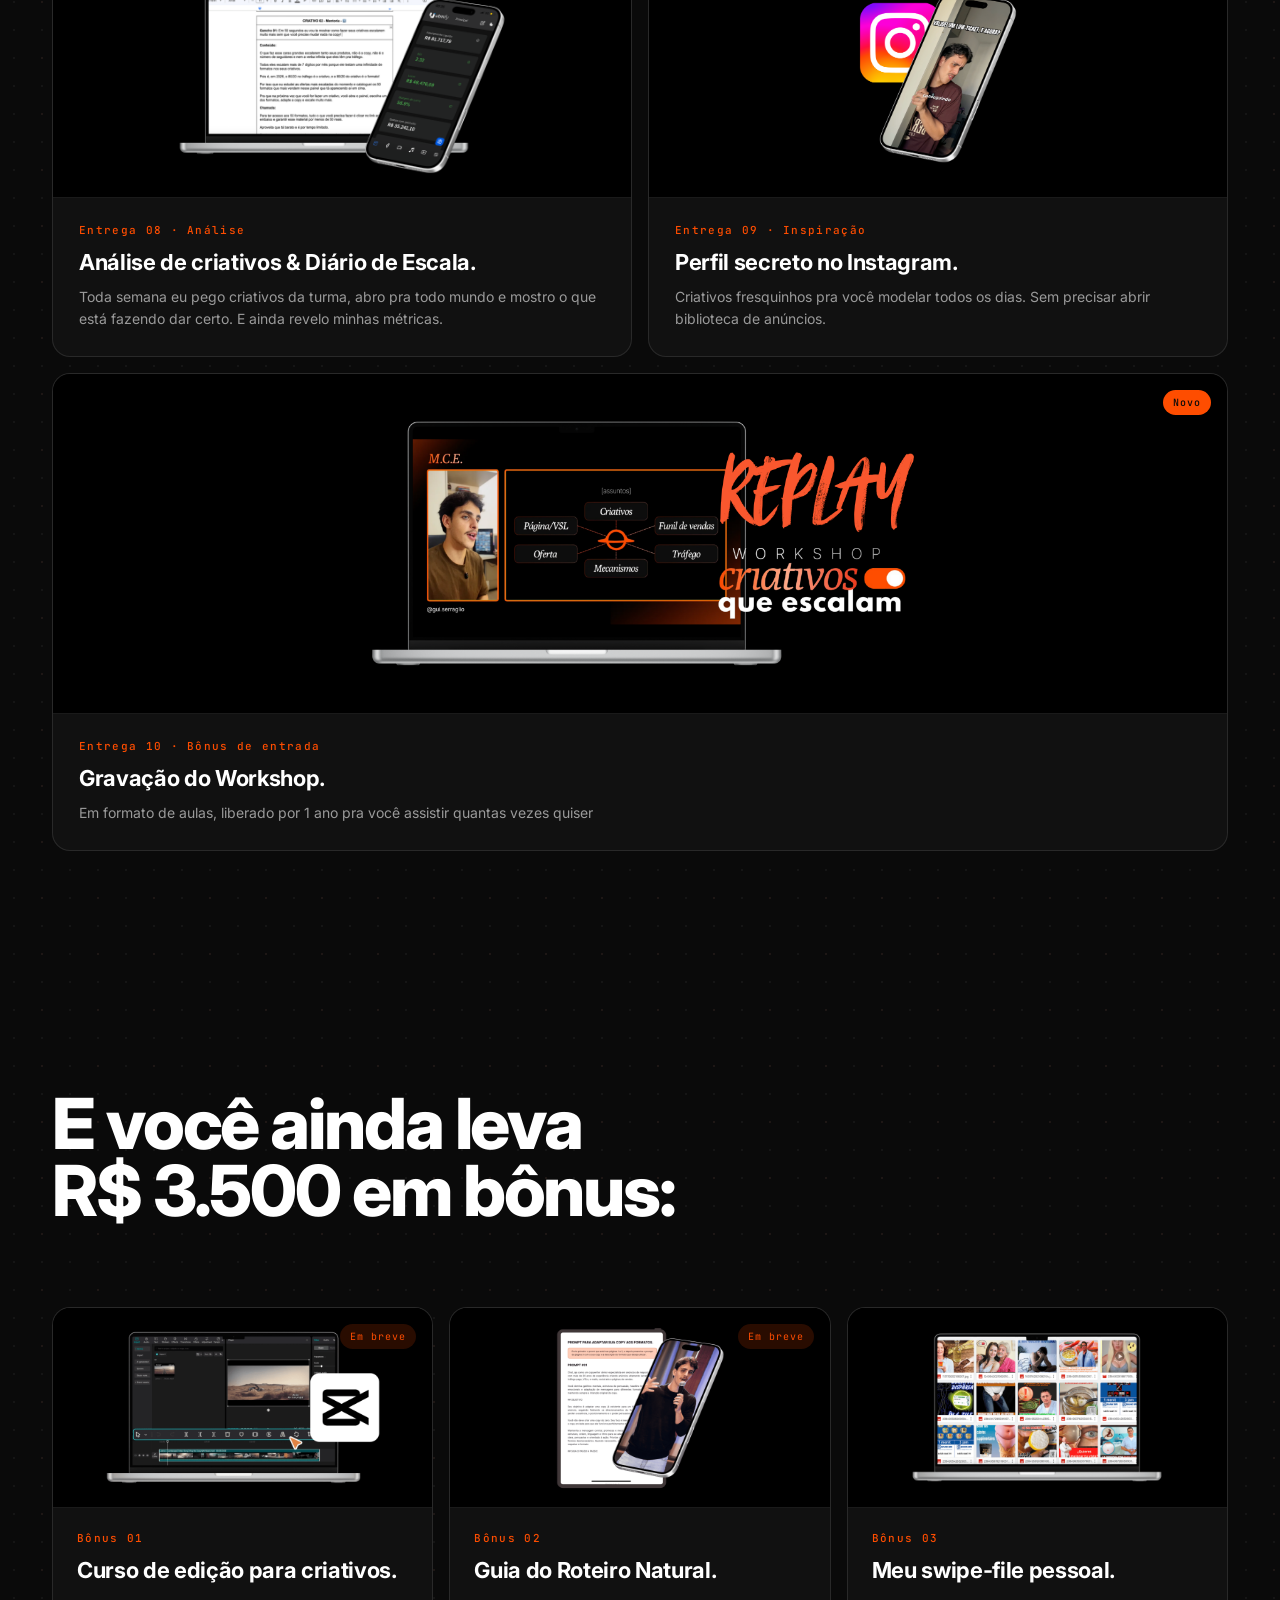
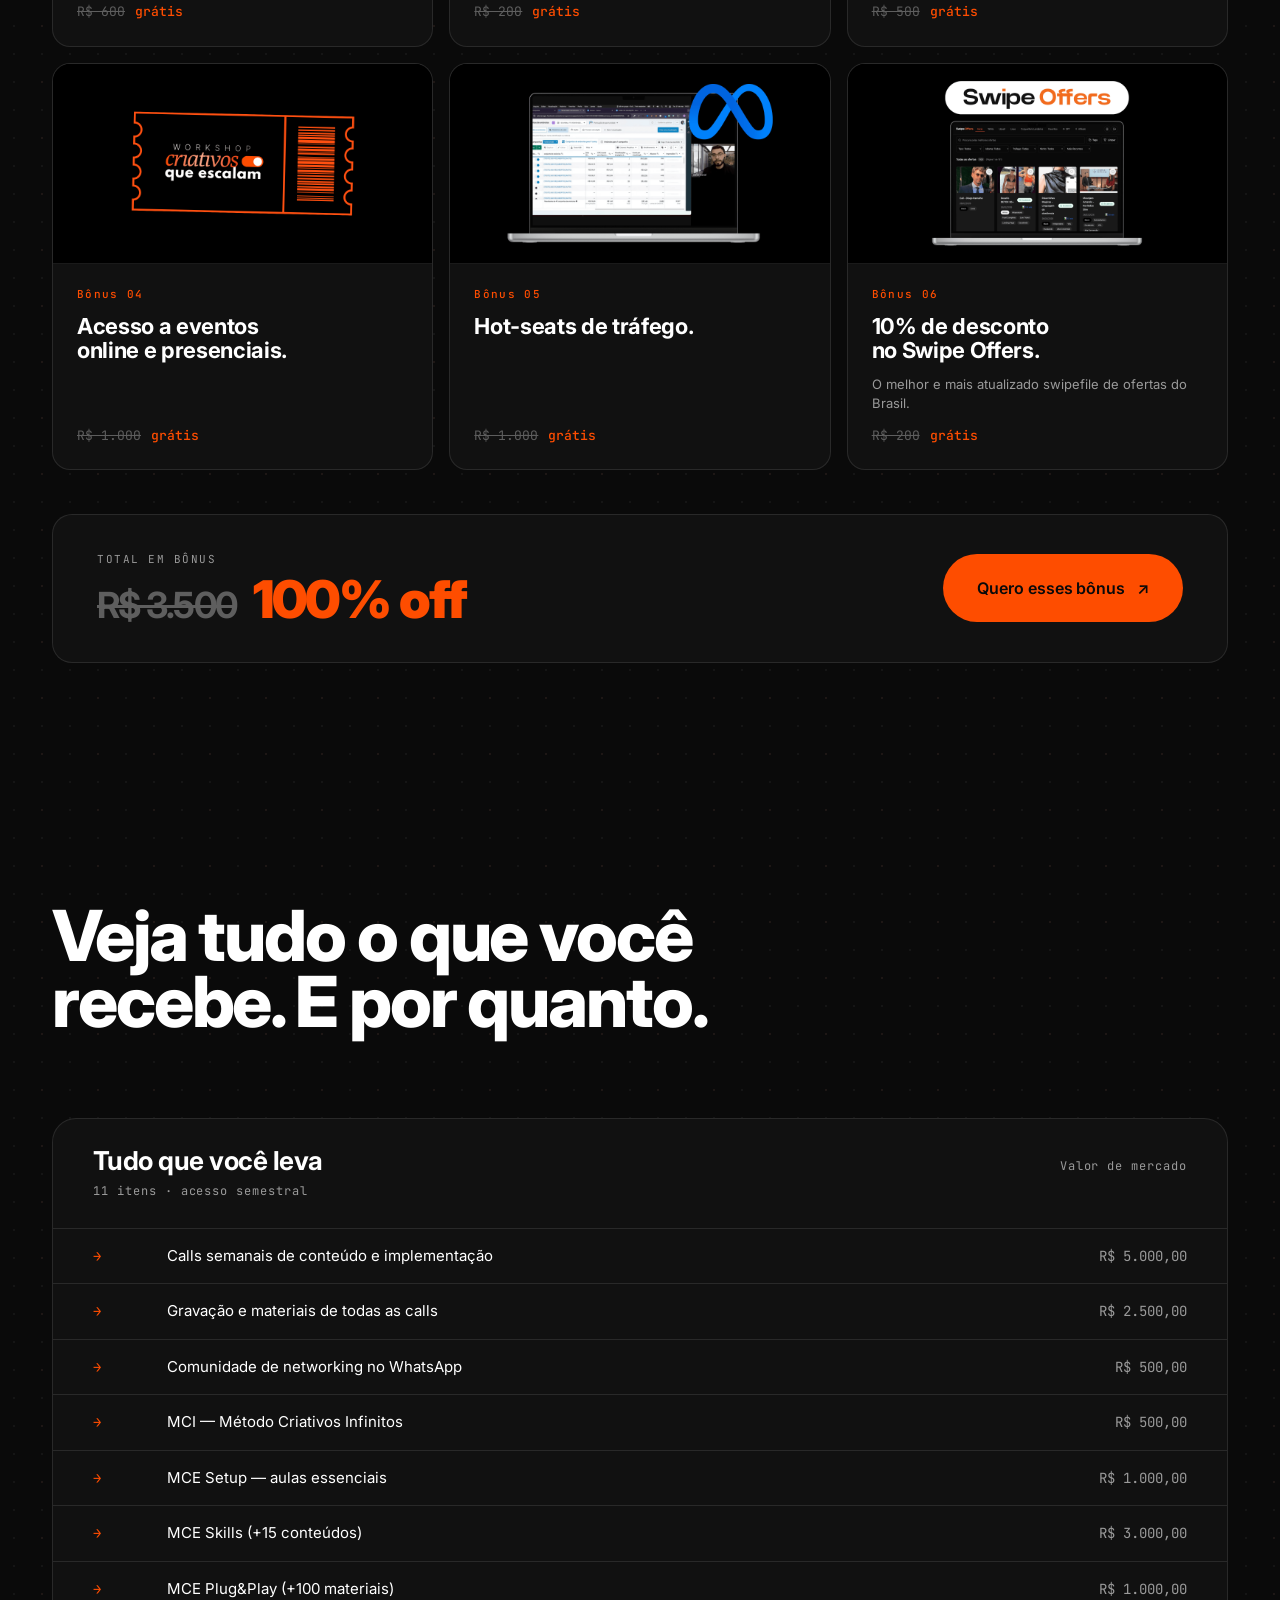
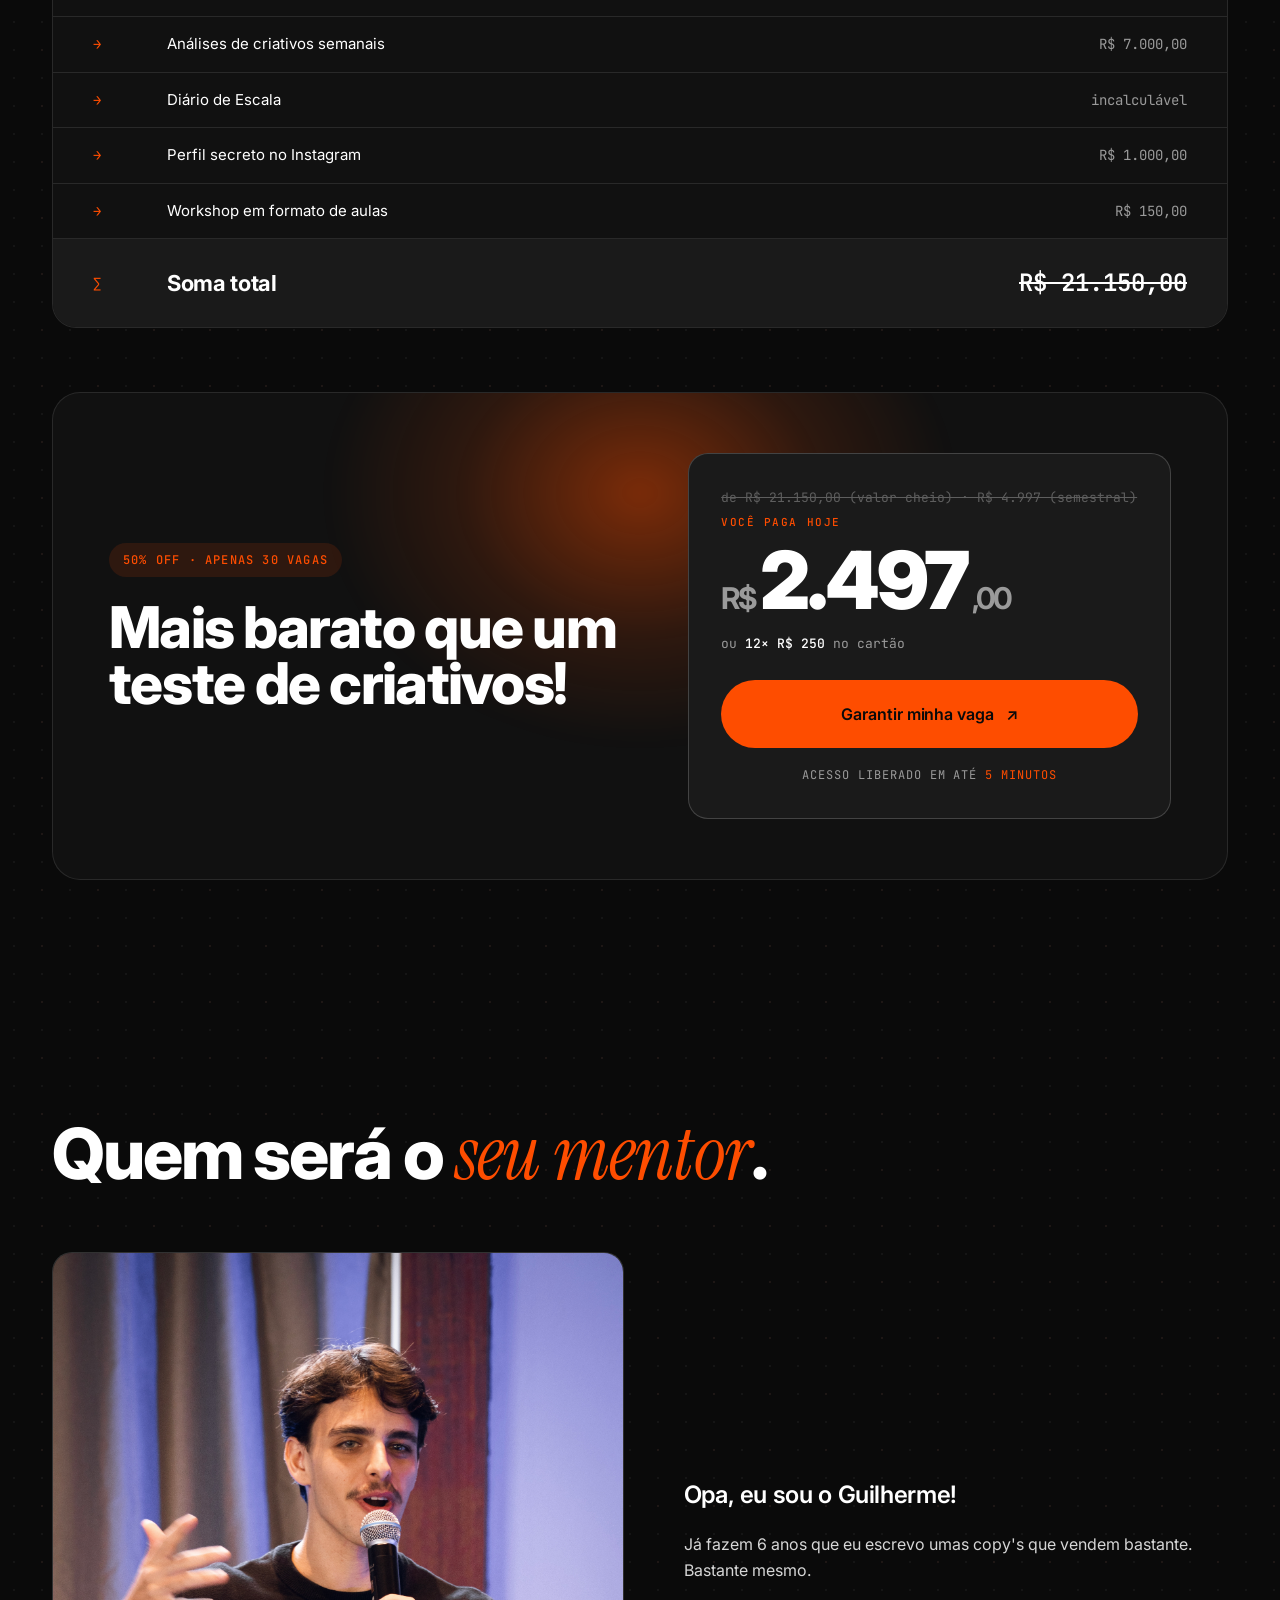
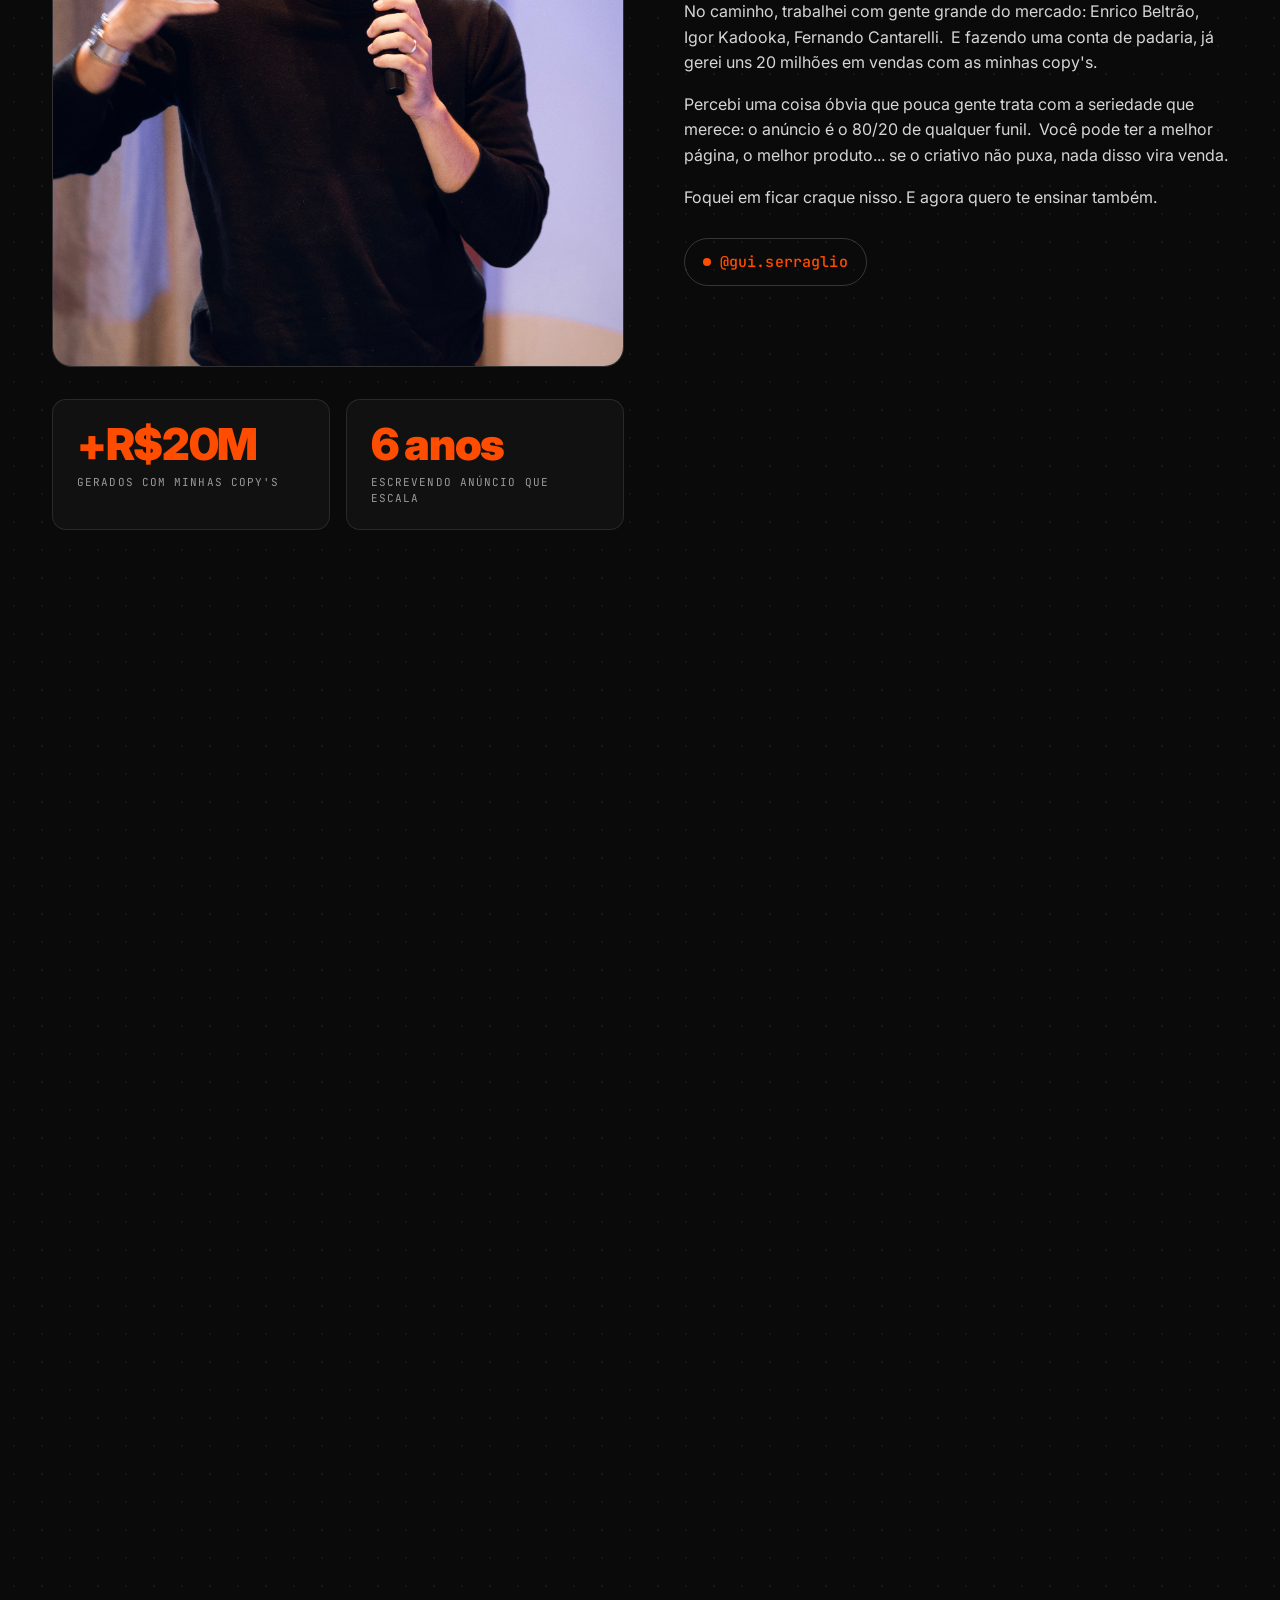
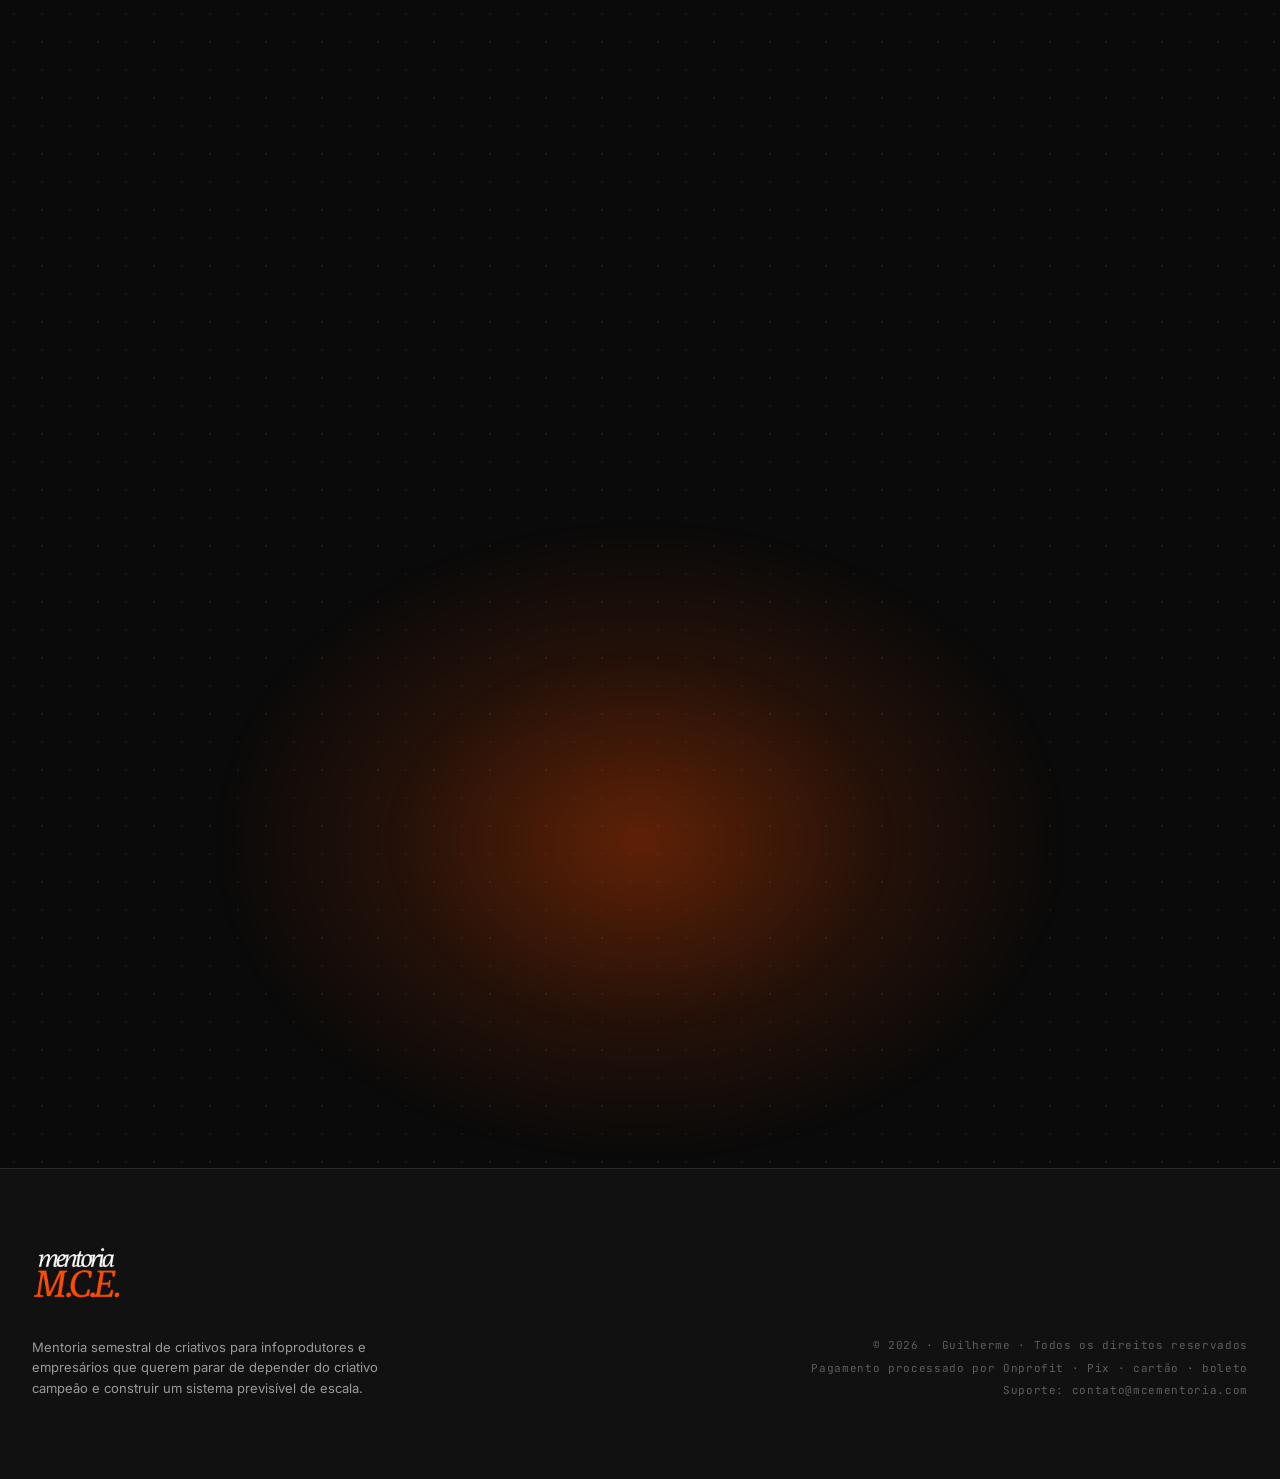
<file: mentoria/index.html>
<!doctype html>
<html lang="pt-BR">
<head>
<meta charset="UTF-8">
<meta name="viewport" content="width=device-width, initial-scale=1">
<title>Mentoria M.C.E. — Construa um sistema previsível de criativos que escala</title>
<link rel="preconnect" href="https://fonts.googleapis.com">
<link rel="preconnect" href="https://fonts.gstatic.com" crossorigin>
<link href="https://fonts.googleapis.com/css2?family=Inter:wght@300;400;500;600;700;800;900&family=Instrument+Serif:ital@0;1&family=JetBrains+Mono:wght@400;500&display=swap" rel="stylesheet">
<style>
:root{
  --bg:#0A0A0A;
  --bg-2:#111111;
  --bg-3:#1A1A1A;
  --bg-4:#222222;
  --fg:#FFFFFF;
  --fg-2:#D6D6D6;
  --fg-3:#9A9A9A;
  --fg-4:#5E5E5E;
  --orange:#FE4D00;
  --orange-2:#FF6A2A;
  --orange-3:#CC3D00;
  --line:rgba(255,255,255,0.10);
  --line-2:rgba(255,255,255,0.18);
  --sans:"Inter","Helvetica Neue",system-ui,sans-serif;
  --serif:"Instrument Serif","Times New Roman",serif;
  --mono:"JetBrains Mono",ui-monospace,monospace;
}
*{box-sizing:border-box;margin:0;padding:0}
html,body{background:var(--bg);color:var(--fg);font-family:var(--sans);-webkit-font-smoothing:antialiased}
body{
  overflow-x:hidden;line-height:1.5;
  position:relative;
  background-color:var(--bg);
  background-image:
    radial-gradient(rgba(255,255,255,0.045) 1px, transparent 1.2px),
    radial-gradient(rgba(254,77,0,0.04) 1px, transparent 1.2px);
  background-size: 28px 28px, 56px 56px;
  background-position: 0 0, 14px 14px;
}
body::before{
  content:"";position:fixed;inset:0;pointer-events:none;z-index:0;
  background:
    radial-gradient(ellipse 60% 40% at 15% 8%, rgba(254,77,0,0.05), transparent 60%),
    radial-gradient(ellipse 70% 50% at 90% 95%, rgba(254,77,0,0.04), transparent 60%);
}
main, header, section, footer{position:relative;z-index:1}
img{max-width:100%;display:block}
a{color:inherit;text-decoration:none}
button{font:inherit;color:inherit;background:none;border:none;cursor:pointer}

.wrap{max-width:1240px;margin:0 auto;padding:0 32px}
.wrap-narrow{max-width:920px;margin:0 auto;padding:0 32px}

/* ------------ type ------------ */
h1,h2,h3,h4,h5{font-family:var(--sans);font-weight:800;letter-spacing:-0.02em;line-height:1;color:var(--fg);text-wrap:balance}
.serif-italic{font-family:var(--serif);font-style:italic;font-weight:400;letter-spacing:-0.01em}
.h-display .serif-italic, .h1 .serif-italic, .h2 .serif-italic{font-size:1.08em;line-height:0.9}
.h-display{font-size:clamp(40px, 6.4vw, 92px);font-weight:900;line-height:0.92;letter-spacing:-0.035em}
.h1{font-size:clamp(40px, 5.5vw, 84px);font-weight:800;line-height:0.95;letter-spacing:-0.03em}
.h2{font-size:clamp(32px, 4vw, 56px);font-weight:800;line-height:0.98;letter-spacing:-0.025em}
.h3{font-size:clamp(22px, 2vw, 32px);font-weight:700;line-height:1.05;letter-spacing:-0.015em}

.lede{font-size:clamp(17px,1.35vw,20px);line-height:1.5;color:var(--fg-2);max-width:62ch;font-weight:400;text-wrap:pretty}
.body{font-size:16px;line-height:1.55;color:var(--fg-2);text-wrap:pretty}
.small{font-size:13px;color:var(--fg-3)}
.mono{font-family:var(--mono)}
.orange{color:var(--orange)}

/* ------------ buttons ------------ */
.btn{
  display:inline-flex;align-items:center;gap:12px;
  padding:18px 28px;border-radius:999px;
  font-family:var(--sans);font-weight:600;font-size:15px;letter-spacing:-0.005em;
  background:var(--orange);color:#0A0A0A;
  transition:transform .15s ease, background .15s ease;
}
.btn:hover{background:var(--orange-2);transform:translateY(-1px)}
.btn .arrow{transition:transform .2s ease;display:inline-block}
.btn:hover .arrow{transform:translate(3px,-3px)}
.btn-ghost{background:transparent;color:var(--fg);border:1px solid var(--line-2);padding:17px 27px}
.btn-ghost:hover{background:var(--fg);color:var(--bg);transform:translateY(-1px)}
.btn-lg{padding:22px 34px;font-size:16px;border-radius:999px}

/* ------------ hero ------------ */
.hero{position:relative;padding:120px 0 100px;overflow:hidden;isolation:isolate;text-align:center}
.hero-burst{
  position:absolute;left:50%;top:-220px;transform:translateX(-50%);
  width:1500px;height:1100px;pointer-events:none;z-index:-1;
}
.hero-burst::before{
  content:"";position:absolute;inset:0;
  background:
    radial-gradient(ellipse 50% 50% at 50% 42%, rgba(254,77,0,0.55) 0%, rgba(254,77,0,0.28) 22%, rgba(254,77,0,0.08) 48%, transparent 68%);
  filter:blur(4px);
}
.hero-burst::after{
  content:"";position:absolute;left:50%;top:80px;transform:translateX(-50%);
  width:0;height:0;border-left:42px solid transparent;border-right:42px solid transparent;
  border-bottom:140px solid rgba(254,77,0,0.35);filter:blur(10px);
}

.hero .logo{
  display:block;margin:0 auto 56px;width:140px;height:auto;
}
.hero h1{margin:0 auto;max-width:18ch}
.hero-sub{margin:36px auto 0;max-width:60ch;text-wrap:pretty}
.hero-cta{margin-top:44px;display:flex;gap:14px;justify-content:center;flex-wrap:wrap}
.hero-meta{margin-top:36px;display:flex;gap:24px;justify-content:center;flex-wrap:wrap;font-family:var(--mono);font-size:12px;color:var(--fg-3);letter-spacing:0.04em}
.hero-meta span{display:inline-flex;align-items:center;gap:8px}
.hero-meta .dot{width:6px;height:6px;border-radius:50%;background:var(--orange)}

.scarcity{
  margin:56px auto 0;max-width:720px;
  display:flex;align-items:center;gap:18px;
  padding:14px 18px;border-radius:14px;
  background:rgba(255,255,255,0.04);border:1px solid var(--line);
  font-size:14px;color:var(--fg-2);
}
.scarcity-pulse{width:8px;height:8px;border-radius:50%;background:var(--orange);box-shadow:0 0 0 0 rgba(254,77,0,.7);animation:pulse 1.8s infinite}
@keyframes pulse{0%{box-shadow:0 0 0 0 rgba(254,77,0,.6)}70%{box-shadow:0 0 0 10px rgba(254,77,0,0)}100%{box-shadow:0 0 0 0 rgba(254,77,0,0)}}
.scarcity-bar-track{flex:1;height:6px;border-radius:3px;background:rgba(255,255,255,0.1);overflow:hidden}
.scarcity-bar-fill{height:100%;background:var(--orange);width:40%}
.scarcity-count{font-family:var(--mono);font-size:13px;white-space:nowrap;color:var(--fg)}

/* ------------ section shell ------------ */
.section{padding:120px 0;position:relative}
.section-tight{padding:80px 0}
.section-head{display:flex;flex-direction:column;gap:18px;margin-bottom:64px;max-width:820px}
.section-head.center{margin-left:auto;margin-right:auto;align-items:center;text-align:center}

/* ------------ problem compare ------------ */
.compare{
  display:grid;grid-template-columns:1fr 1fr;gap:0;
  border:1px solid var(--line);border-radius:24px;overflow:hidden;background:var(--bg-2);
}
@media (max-width:820px){.compare{grid-template-columns:1fr}}
.compare-col{padding:44px 40px}
.compare-col + .compare-col{border-left:1px solid var(--line)}
@media (max-width:820px){.compare-col + .compare-col{border-left:none;border-top:1px solid var(--line)}}
.compare-col.good{background:linear-gradient(180deg, rgba(254,77,0,0.06), transparent 60%)}
.compare-label{font-family:var(--mono);font-size:11px;letter-spacing:.14em;text-transform:uppercase;color:var(--fg-3);margin-bottom:18px}
.compare-col.good .compare-label{color:var(--orange)}
.compare h3{font-size:30px;line-height:1.05;margin-bottom:26px;font-weight:800;letter-spacing:-0.02em}
.compare ul{list-style:none;display:flex;flex-direction:column;gap:14px}
.compare li{display:flex;gap:14px;font-size:16px;color:var(--fg-2);line-height:1.45}
.compare li .icon{flex:0 0 22px;width:22px;height:22px;border-radius:50%;display:grid;place-items:center;font-size:11px;font-weight:700;margin-top:2px}
.compare-col.bad .icon{background:rgba(255,255,255,0.08);color:var(--fg-3)}
.compare-col.good .icon{background:var(--orange);color:#0A0A0A}

.formula{
  display:flex;align-items:baseline;justify-content:center;gap:18px;flex-wrap:wrap;
  margin-top:72px;padding:48px 24px;
  border-top:1px solid var(--line);border-bottom:1px solid var(--line);
}
.formula span{font-family:var(--sans);font-weight:900;font-size:clamp(36px,5vw,72px);line-height:1;letter-spacing:-0.03em}
.formula .plus{color:var(--orange);font-size:clamp(40px,5.5vw,80px);font-weight:300}
.formula .accent{color:var(--orange)}

/* ------------ method ------------ */
.method-grid{display:grid;grid-template-columns:repeat(3,1fr);gap:20px}
@media (max-width:900px){.method-grid{grid-template-columns:1fr}}
.method-card{
  position:relative;padding:36px 30px 36px;border-radius:20px;
  background:var(--bg-2);border:1px solid var(--line);
  display:flex;flex-direction:column;gap:20px;min-height:320px;
  transition:transform .2s ease, background .2s ease, border-color .2s;
}
.method-card:hover{background:var(--bg-3);transform:translateY(-2px);border-color:var(--line-2)}
.method-num{font-family:var(--mono);font-size:12px;color:var(--orange);letter-spacing:.1em;font-weight:500}
.method-card h3{font-size:36px;line-height:1;font-weight:800;letter-spacing:-0.025em;margin-top:auto}
.method-card p{font-size:15px;color:var(--fg-2);line-height:1.55}
.method-tag{position:absolute;top:24px;right:24px;font-family:var(--mono);font-size:10px;letter-spacing:.1em;text-transform:uppercase;color:var(--fg-4)}

.support-row{display:grid;grid-template-columns:repeat(3,1fr);gap:0;margin-top:60px;border-top:1px solid var(--line);border-bottom:1px solid var(--line)}
@media (max-width:780px){.support-row{grid-template-columns:1fr}}
.support-cell{padding:30px 28px;border-right:1px solid var(--line)}
.support-cell:last-child{border-right:none}
@media (max-width:780px){.support-cell{border-right:none;border-bottom:1px solid var(--line)} .support-cell:last-child{border-bottom:none}}
.support-cell .label{font-family:var(--mono);font-size:11px;color:var(--orange);letter-spacing:.12em;text-transform:uppercase;margin-bottom:10px}
.support-cell h4{font-size:24px;line-height:1.05;margin-bottom:8px;font-weight:700;letter-spacing:-0.015em}
.support-cell p{font-size:14px;color:var(--fg-3);line-height:1.5}

/* ------------ entregas bento ------------ */
.bento{
  display:grid;grid-template-columns:repeat(6,1fr);grid-auto-rows:minmax(360px,auto);gap:16px;
}
@media (max-width:900px){.bento{grid-template-columns:repeat(2,1fr)}}
@media (max-width:560px){.bento{grid-template-columns:1fr}}
.entrega{
  position:relative;padding:0;border-radius:18px;border:1px solid var(--line);
  background:var(--bg-2);overflow:hidden;
  display:flex;flex-direction:column;
  transition:transform .2s, border-color .2s, background .2s;
}
.entrega:hover{transform:translateY(-2px);border-color:var(--line-2);background:var(--bg-3)}
.entrega-media{
  position:relative;
  height:240px;background:#000;
  border-bottom:1px solid var(--line);
  display:grid;place-items:center;color:var(--fg-4);overflow:hidden;
}
.entrega-media.placeholder{
  background:var(--bg-3);
  background-image:
    linear-gradient(135deg, rgba(255,255,255,0.025) 25%, transparent 25%, transparent 75%, rgba(255,255,255,0.025) 75%, rgba(255,255,255,0.025)),
    linear-gradient(135deg, rgba(255,255,255,0.025) 25%, transparent 25%, transparent 75%, rgba(255,255,255,0.025) 75%, rgba(255,255,255,0.025));
  background-size: 18px 18px;
  background-position: 0 0, 9px 9px;
}
.entrega-media.portrait{height:380px}
.entrega-media.tall{height:340px}
.entrega-media .placeholder-label{
  position:absolute;left:14px;bottom:12px;
  font-family:var(--mono);font-size:10px;letter-spacing:.12em;text-transform:uppercase;color:var(--fg-4);
}
.entrega-media img{
  position:absolute;inset:0;width:100%;height:100%;
  object-fit:contain;object-position:center;
  transition:transform .4s ease;
}
.entrega:hover .entrega-media img{transform:scale(1.03)}
.entrega-body{padding:24px 26px 26px;display:flex;flex-direction:column;gap:12px;flex:1}
.entrega .num{font-family:var(--mono);font-size:11px;color:var(--orange);letter-spacing:.12em;font-weight:500}
.entrega h4{font-size:22px;line-height:1.1;font-weight:700;letter-spacing:-0.015em}
.entrega p{font-size:14px;color:var(--fg-3);line-height:1.55;margin-top:auto}
.entrega .badge{
  position:absolute;top:16px;right:16px;z-index:2;
  font-family:var(--mono);font-size:10px;letter-spacing:.1em;font-weight:500;
  padding:5px 10px;border-radius:999px;
  background:var(--orange);color:#0A0A0A;
}

/* spans */
.span-3{grid-column:span 3}
.span-2{grid-column:span 2}
.span-4{grid-column:span 4}
.span-6{grid-column:span 6}
@media (max-width:900px){.span-3,.span-4,.span-6{grid-column:span 2}}
@media (max-width:560px){.span-2,.span-3,.span-4,.span-6{grid-column:span 1}}

/* ------------ bonus ------------ */
.bonus-grid{display:grid;grid-template-columns:repeat(3,1fr);gap:16px}
@media (max-width:900px){.bonus-grid{grid-template-columns:1fr 1fr}}
@media (max-width:600px){.bonus-grid{grid-template-columns:1fr}}
.bonus-card{
  position:relative;padding:0;border-radius:18px;
  border:1px solid var(--line);background:var(--bg-2);overflow:hidden;
  display:flex;flex-direction:column;min-height:340px;
  transition:background .2s ease, transform .2s ease, border-color .2s;
}
.bonus-card:hover{background:var(--bg-3);transform:translateY(-2px);border-color:var(--line-2)}
.bonus-media{
  height:200px;background:#000;border-bottom:1px solid var(--line);
  display:grid;place-items:center;position:relative;overflow:hidden;
}
.bonus-media.placeholder{
  background:var(--bg-3);
  background-image:
    linear-gradient(135deg, rgba(255,255,255,0.025) 25%, transparent 25%, transparent 75%, rgba(255,255,255,0.025) 75%, rgba(255,255,255,0.025)),
    linear-gradient(135deg, rgba(255,255,255,0.025) 25%, transparent 25%, transparent 75%, rgba(255,255,255,0.025) 75%, rgba(255,255,255,0.025));
  background-size: 18px 18px;background-position: 0 0, 9px 9px;
}
.bonus-media .placeholder-label{position:absolute;left:14px;bottom:12px;font-family:var(--mono);font-size:10px;letter-spacing:.12em;text-transform:uppercase;color:var(--fg-4)}
.bonus-media img{
  position:absolute;inset:0;width:100%;height:100%;
  object-fit:contain;object-position:center;
  transition:transform .4s ease;
}
.bonus-card:hover .bonus-media img{transform:scale(1.04)}
.bonus-body{padding:22px 24px 24px;display:flex;flex-direction:column;gap:12px;flex:1}
.bonus-num{font-family:var(--mono);font-size:11px;color:var(--orange);letter-spacing:.12em;font-weight:500}
.bonus-card h4{font-size:22px;line-height:1.1;font-weight:700;letter-spacing:-0.015em}
.bonus-card .price{margin-top:auto;display:flex;align-items:baseline;gap:10px;font-family:var(--mono);font-size:13px}
.bonus-card .price .strike{text-decoration:line-through;color:var(--fg-4)}
.bonus-card .price .free{color:var(--orange);font-weight:500}
.bonus-card .tag{position:absolute;top:16px;right:16px;z-index:2;font-family:var(--mono);font-size:10px;letter-spacing:.1em;padding:5px 10px;border-radius:999px;background:rgba(254,77,0,0.16);color:var(--orange)}

.bonus-total{
  margin-top:44px;display:grid;grid-template-columns:1fr auto;align-items:center;gap:30px;
  padding:36px 44px;border-radius:20px;background:var(--bg-2);border:1px solid var(--line);
}
@media (max-width:700px){.bonus-total{grid-template-columns:1fr;padding:30px 28px}}
.bonus-total .lbl{font-family:var(--mono);font-size:11px;letter-spacing:.14em;text-transform:uppercase;color:var(--fg-3);margin-bottom:6px}
.bonus-total .val{font-size:52px;line-height:1;letter-spacing:-0.03em;font-weight:900;display:flex;align-items:baseline;gap:16px;flex-wrap:wrap}
.bonus-total .val .from{text-decoration:line-through;color:var(--fg-4);font-size:36px;font-weight:700}
.bonus-total .val .now{color:var(--orange)}

/* ------------ value stack + price ------------ */
.stack-card{
  background:var(--bg-2);border:1px solid var(--line);border-radius:24px;overflow:hidden;
}
.stack-head{padding:28px 40px;border-bottom:1px solid var(--line);display:flex;justify-content:space-between;align-items:baseline;gap:20px;flex-wrap:wrap}
.stack-head .ttl{font-size:26px;font-weight:700;letter-spacing:-0.02em;line-height:1.1}
.stack-head .sub{font-family:var(--mono);font-size:12px;color:var(--fg-3);letter-spacing:.08em}
.stack-row-full{display:grid;grid-template-columns:50px 1fr auto;gap:24px;align-items:center;padding:16px 40px;border-bottom:1px solid var(--line);font-size:15px;color:var(--fg-2)}
.stack-row-full:last-of-type{border-bottom:none}
.stack-row-full .arrow{font-family:var(--mono);color:var(--orange);font-size:14px}
.stack-row-full .name{color:var(--fg)}
.stack-row-full .val{font-family:var(--mono);font-size:14px;color:var(--fg-3);text-align:right;white-space:nowrap}
.stack-row-full.total{background:var(--bg-3);padding:26px 40px;font-size:18px}
.stack-row-full.total .name{font-size:22px;font-weight:700;letter-spacing:-0.015em}
.stack-row-full.total .val{font-size:24px;color:var(--fg);text-decoration:line-through;font-weight:600}

@media (max-width:600px){
  .stack-row-full{grid-template-columns:28px 1fr auto;padding:14px 22px;font-size:14px;gap:12px}
  .stack-head{padding:22px 22px}
  .stack-row-full.total{padding:22px 22px}
}

.price-hero{
  margin-top:64px;
  position:relative;border-radius:28px;overflow:hidden;
  background:var(--bg-2);border:1px solid var(--line);
  padding:60px 56px;
}
.price-hero::before{
  content:"";position:absolute;left:50%;top:-200px;transform:translateX(-50%);
  width:900px;height:600px;
  background:radial-gradient(ellipse 50% 60% at 50% 50%, rgba(254,77,0,0.45), rgba(254,77,0,0.12) 40%, transparent 70%);
  pointer-events:none;filter:blur(8px);
}
.price-hero .inner{position:relative;display:grid;grid-template-columns:1.1fr 1fr;gap:48px;align-items:center}
@media (max-width:900px){.price-hero{padding:44px 28px}.price-hero .inner{grid-template-columns:1fr;gap:36px}}
.price-hero .badge{display:inline-flex;align-items:center;gap:10px;padding:8px 14px;border-radius:999px;background:rgba(254,77,0,0.12);color:var(--orange);font-family:var(--mono);font-size:12px;letter-spacing:.1em;text-transform:uppercase;margin-bottom:22px;font-weight:500}
.price-hero h2{font-size:clamp(36px,4.5vw,64px);line-height:0.98;letter-spacing:-0.03em;font-weight:800}
.price-hero h2 .accent{color:var(--orange)}
.price-hero .sub{color:var(--fg-3);margin-top:18px;max-width:48ch;font-size:16px;line-height:1.5}
.price-card{
  position:relative;background:var(--bg-3);border:1px solid var(--line-2);
  border-radius:20px;padding:34px 32px;
}
.price-card .from{font-family:var(--mono);font-size:13px;color:var(--fg-4);text-decoration:line-through;margin-bottom:6px}
.price-card .now-label{font-family:var(--mono);font-size:11px;letter-spacing:.14em;text-transform:uppercase;color:var(--orange);margin-bottom:10px;font-weight:500}
.price-card .now{display:flex;align-items:baseline;gap:4px;font-size:80px;line-height:1;letter-spacing:-0.035em;color:var(--fg);font-weight:900}
.price-card .now .cur{font-size:30px;color:var(--fg-3);font-weight:700}
.price-card .now .cents{font-size:30px;color:var(--fg-3);font-weight:700}
.price-card .install{font-family:var(--mono);font-size:13px;color:var(--fg-3);margin-top:14px}
.price-card .install b{color:var(--fg);font-weight:500}
.price-card .pcta{margin-top:26px;display:flex;flex-direction:column;gap:10px}
.price-card .pcta .btn{justify-content:center;width:100%}
.price-card .access{margin-top:18px;font-family:var(--mono);font-size:12px;color:var(--fg-3);text-align:center;letter-spacing:.08em;text-transform:uppercase}
.price-card .access span{color:var(--orange)}

/* ------------ mentor ------------ */
.mentor-wrap{display:grid;grid-template-columns:1.05fr 1fr;gap:60px;align-items:center}
@media (max-width:900px){.mentor-wrap{grid-template-columns:1fr;gap:40px}}
.mentor-photo{
  position:relative;aspect-ratio:4/5;border-radius:20px;overflow:hidden;
  background-color:var(--bg-3);
  border:1px solid var(--line);
}
.mentor-photo img{position:absolute;inset:0;width:100%;height:100%;object-fit:cover;object-position:center top}
.mentor-stats{display:grid;grid-template-columns:1fr 1fr;gap:16px;margin-top:32px}
.stat{padding:22px 24px;border-radius:14px;background:var(--bg-2);border:1px solid var(--line)}
.stat .n{font-size:44px;line-height:1;letter-spacing:-0.03em;color:var(--orange);font-weight:900}
.stat .l{font-family:var(--mono);font-size:11px;letter-spacing:.1em;text-transform:uppercase;color:var(--fg-3);margin-top:8px}
.mentor-body{font-size:16px;line-height:1.6;color:var(--fg-2);text-wrap:pretty}
.mentor-body p{margin-bottom:16px}
.mentor-body p:first-of-type{font-size:24px;line-height:1.25;color:var(--fg);margin-bottom:22px;font-weight:600;letter-spacing:-0.015em}
.mentor-body strong{color:var(--fg);font-weight:600}
.mentor-clients{margin-top:28px;font-family:var(--mono);font-size:12px;color:var(--fg-3);letter-spacing:.06em;text-transform:uppercase;display:flex;flex-wrap:wrap;gap:8px}
.mentor-clients span{padding:6px 11px;border:1px solid var(--line-2);border-radius:999px;color:var(--fg-2)}
.mentor-ig{margin-top:28px}
.mentor-ig a{display:inline-flex;align-items:center;gap:9px;font-family:var(--mono);font-size:15px;letter-spacing:.01em;color:var(--orange);font-weight:500;padding:11px 18px;border:1px solid var(--line-2);border-radius:999px;transition:border-color .2s, background .2s, transform .2s}
.mentor-ig a::before{content:"";width:8px;height:8px;border-radius:50%;background:var(--orange)}
.mentor-ig a:hover{border-color:var(--orange);background:rgba(254,77,0,0.08);transform:translateY(-1px)}

/* ------------ guarantee ------------ */
.guarantee{
  display:grid;grid-template-columns:auto 1fr;gap:36px;align-items:center;
  padding:44px 52px;border-radius:24px;background:var(--bg-2);border:1px solid var(--line);
}
@media (max-width:780px){.guarantee{grid-template-columns:1fr;padding:34px 28px;text-align:left}}
.seal{
  width:130px;height:130px;border-radius:50%;
  background:radial-gradient(circle at 35% 30%, var(--orange-2), var(--orange-3) 70%);
  display:grid;place-items:center;color:#0A0A0A;
  font-size:42px;font-weight:900;letter-spacing:-0.04em;text-align:center;line-height:0.9;
  box-shadow:0 18px 38px -16px rgba(254,77,0,.55);
  position:relative;
}
.seal small{display:block;font-size:14px;font-weight:600;letter-spacing:.1em;font-family:var(--mono);margin-top:4px}
.seal::after{
  content:"";position:absolute;inset:-12px;border:1px dashed rgba(254,77,0,0.45);border-radius:50%;
  animation:spin 30s linear infinite;
}
@keyframes spin{to{transform:rotate(360deg)}}
.guarantee h3{font-size:32px;line-height:1.05;margin-bottom:10px;font-weight:800;letter-spacing:-0.02em}

/* ------------ faq ------------ */
.faq{display:flex;flex-direction:column}
.faq-item{border-top:1px solid var(--line)}
.faq-item:last-child{border-bottom:1px solid var(--line)}
.faq-q{
  display:flex;justify-content:space-between;align-items:center;gap:24px;
  width:100%;padding:26px 4px;
  font-size:clamp(20px,1.8vw,26px);line-height:1.1;font-weight:700;letter-spacing:-0.015em;
  color:var(--fg);text-align:left;
}
.faq-q .toggle{
  flex:0 0 36px;width:36px;height:36px;border-radius:50%;
  border:1px solid var(--line-2);display:grid;place-items:center;
  transition:transform .25s, background .2s, color .2s, border-color .2s;
  font-family:var(--mono);font-size:18px;font-weight:300;
}
.faq-item.open .toggle{background:var(--orange);color:#0A0A0A;border-color:var(--orange);transform:rotate(45deg)}
.faq-a{max-height:0;overflow:hidden;transition:max-height .35s ease}
.faq-a-inner{padding:0 4px 26px;color:var(--fg-2);font-size:16px;line-height:1.55;max-width:60ch}
.faq-item.open .faq-a{max-height:400px}

/* ------------ final cta ------------ */
.final-cta{position:relative;padding:140px 0;overflow:hidden}
.final-cta::before{
  content:"";position:absolute;left:50%;top:50%;transform:translate(-50%,-50%);
  width:1200px;height:900px;
  background:radial-gradient(ellipse 55% 55% at 50% 50%, rgba(254,77,0,0.35), rgba(254,77,0,0.1) 38%, transparent 65%);
  pointer-events:none;z-index:-1;filter:blur(4px);
}
.final-cta h2{text-align:center;max-width:18ch;margin:0 auto}
.final-cta .lede{text-align:center;margin:30px auto 0;max-width:54ch}
.final-cta .cta-row{margin-top:44px;display:flex;justify-content:center;gap:14px;flex-wrap:wrap}
.final-cta .meta{margin-top:30px;text-align:center;font-family:var(--mono);font-size:12px;color:var(--fg-3);letter-spacing:.08em}

/* ------------ footer ------------ */
.footer{padding:60px 32px 80px;border-top:1px solid var(--line);background:var(--bg-2)}
.footer-inner{max-width:1240px;margin:0 auto;display:grid;grid-template-columns:1fr auto;gap:32px;align-items:end}
@media (max-width:700px){.footer-inner{grid-template-columns:1fr}}
.footer .logo{width:90px;height:auto;margin-bottom:18px}
.footer p{color:var(--fg-3);font-size:13px;line-height:1.6;max-width:50ch}
.footer .legal{font-family:var(--mono);font-size:11px;color:var(--fg-4);letter-spacing:.06em;display:flex;flex-direction:column;gap:6px;text-align:right}
@media (max-width:700px){.footer .legal{text-align:left}}

/* utility */
.reveal{opacity:0;transform:translateY(20px);transition:opacity .8s ease, transform .8s ease}
.reveal.in{opacity:1;transform:none}

/* ============ MOBILE ============ */
@media (max-width:760px){
  .wrap,.wrap-narrow{padding:0 22px}
  .section{padding:76px 0}
  .section-tight{padding:56px 0}
  .section-head{margin-bottom:40px;gap:14px}
  .hero{padding:72px 0 64px}
  .hero .logo{margin-bottom:36px;width:118px}
  .hero-sub{margin-top:24px}
  .hero-cta{margin-top:32px}
  .hero-cta .btn{width:100%;justify-content:center}
  .scarcity{flex-wrap:wrap;margin-top:40px;gap:12px;padding:16px}
  .scarcity-bar-track{order:3;flex:1 0 100%}
  .compare-col{padding:30px 24px}
  .compare h3{font-size:25px;margin-bottom:20px}
  .formula{margin-top:48px;padding:36px 16px;gap:12px}
  .support-row{margin-top:44px}
  .method-card{min-height:0;padding:30px 26px}
  .method-card h3{font-size:32px}
  .bonus-total{margin-top:32px;gap:18px;text-align:center}
  .bonus-total .val{justify-content:center}
  .bonus-total .btn{width:100%;justify-content:center}
  .price-hero{margin-top:44px}
  .price-card .now{font-size:64px}
  .mentor-stats{gap:12px}
  .stat{padding:20px}
  .stat .n{font-size:38px}
  .final-cta{padding:90px 0}
  .final-cta .cta-row .btn{width:100%;justify-content:center}
}

@media (max-width:420px){
  .wrap,.wrap-narrow{padding:0 18px}
  .price-card .now{font-size:54px}
  .price-card{padding:28px 24px}
  .mentor-stats{grid-template-columns:1fr}
}
</style>
</head>
<body>

<!-- =================== HERO =================== -->
<header class="hero">
  <div class="hero-burst"></div>
  <div class="wrap">
    <img src="assets/logo-mce.png" alt="Mentoria M.C.E." class="logo" style="width: 121px; margin: -39px 518px 26px">

    <h1 class="h-display">Construa um <span class="orange serif-italic">sistema previsível</span> de criativos que escalam</h1>
    <p class="hero-sub lede">Aproveite a melhor oportunidade da história para escalar seus funis!</p>
    <div class="hero-cta">
      <a href="#price" class="btn btn-lg" style="color: rgb(255, 255, 255)">
        Quero minha vaga
        <span class="arrow">↗</span>
      </a>
    </div>
    <div class="scarcity">
      <span class="scarcity-pulse"></span>
      <span style="font-weight:500">Turma quase fechada</span>
      <div class="scarcity-bar-track"><div class="scarcity-bar-fill" style="width:60%"></div></div>
      <span class="scarcity-count">18 / 30 vagas preenchidas</span>
    </div>
  </div>
</header>

<!-- =================== PROBLEMA =================== -->
<section class="section" id="problema">
  <div class="wrap">
    <div class="section-head">
      <h2 class="h1">Hoje, todo o seu faturamento depende de <span class="orange serif-italic">um criativo só?</span></h2>
      <p class="lede">90% dos infoprodutores quer vem falar comigo estão a UM criativo de distância de falir – se o criativo campeão parar de vender, a empresa quebra!</p>
    </div>

    <div class="compare">
      <div class="compare-col bad">
        <div class="compare-label">
</div>
        <h3>Como você faz hoje:</h3>
        <ul>
          <li><span class="icon">×</span>Copia o concorrente, muda 3 palavras e sobe</li>
          <li><span class="icon">×</span>Quando algo funciona, ninguém sabe explicar o motivo</li>
          <li><span class="icon">×</span>Se o criativo campeão satura, você quebra</li>
          <li><span class="icon">×</span>Toda semana é "começar do zero" de novo</li>
        </ul>
      </div>
      <div class="compare-col good">
        <div class="compare-label">
</div>
        <h3>Como será daqui pra frente:</h3>
        <ul>
          <li><span class="icon">✓</span>Tem ângulos, ganchos e formatos catalogados</li>
          <li><span class="icon">✓</span>Sabe exatamente qual variável testar na próxima rodada</li>
          <li><span class="icon">✓</span>Quando um cai, três sobem no lugar</li>
          <li><span class="icon">✓</span>Vende com consistência — porque é previsível</li>
        </ul>
      </div>
    </div>

    <div class="formula">
      <span>+ testes</span>
      <span class="plus">
</span>
      <span class="accent">+ acertos</span>
      <span class="plus">
</span>
      <span>+ escala</span>
    </div>
  </div>
</section>

<!-- =================== MÉTODO =================== -->
<section class="section" id="metodo">
  <div class="wrap">
    <div class="section-head">
      <h2 class="h1">Três camadas. <span class="orange serif-italic">Na ordem certa.</span></h2>
      <p class="lede">
</p>
    </div>

    <div class="method-grid">
      <article class="method-card">
        <span class="method-num">
</span>
        <span class="method-tag">
</span>
        <h3>Fundamentos.</h3>
        <p>Antes de fazer mais criativo, você entende a engrenagem que faz qualquer criativo performar (em qualquer nicho).</p>
      </article>
      <article class="method-card">
        <span class="method-num">
</span>
        <span class="method-tag">
</span>
        <h3>Execução.</h3>
        <p>Vamos destravar a sua produção em massa com templates, prompts e exemplos do que está funcionando agora.</p>
      </article>
      <article class="method-card">
        <span class="method-num">
</span>
        <span class="method-tag">
</span>
        <h3>Otimização.</h3>
        <p>O jogo vira quando o processo se torna natural... nosso objetivo é te treinar pra tornar isso possível.</p>
      </article>
    </div>

    <div class="support-row">
      <div class="support-cell">
        <div class="label">
</div>
        <h4>Conteúdo denso</h4>
        <p>Nada de diquinhas rápidas e conteúdo copia e cola do chatgpt, aula de verdade.</p>
      </div>
      <div class="support-cell">
        <div class="label">
</div>
        <h4>Templates &amp; prompts</h4>
        <p>Você sai da call e já tem o que aplicar na sua próxima rodada de testes.</p>
      </div>
      <div class="support-cell">
        <div class="label">
</div>
        <h4>Análise semanal</h4>
        <p>Toda semana eu vou analisar junto contigo tudo o que você está testando e fazendo.</p>
      </div>
    </div>
  </div>
</section>

<!-- =================== ENTREGAS =================== -->
<section class="section" id="entregas">
  <div class="wrap">
    <div class="section-head">
      <h2 class="h1">Um mapa pra parar de tratar o gerenciador como cassino e escalar!</h2>
      <p class="lede">
</p>
    </div>

    <div class="bento">
      <article class="entrega span-3">
        <div class="entrega-media"><img src="assets/mockups/calls.png" alt="Mockup das calls ao vivo"></div>
        <div class="entrega-body">
          <span class="num">Entrega 01 · Principal</span>
          <h4>Calls semanais de conteúdo e implementação.</h4>
          <p>Toda terça-feira, 19h. Sempre um conteúdo novo, análise de quem está implementando e tira-dúvidas em tempo real.</p>
        </div>
      </article>

      <article class="entrega span-3">
        <div class="entrega-media"><img src="assets/mockups/gravacoes.png" alt="Mockup do replay das calls"></div>
        <div class="entrega-body">
          <span class="num">Entrega 02 · Replay</span>
          <h4>Gravação de todas as calls e materiais.</h4>
          <p>Disponível no dia seguinte. Perdeu? Não perdeu. Tudo fica salvo na área de membros pra você revisitar.</p>
        </div>
      </article>

      <article class="entrega span-2">
        <div class="entrega-media portrait"><img src="assets/mockups/comunidade.png" alt="Mockup do grupo no WhatsApp"></div>
        <div class="entrega-body">
          <span class="num">Entrega 03 · Comunidade</span>
          <h4>Grupo no WhatsApp.</h4>
          <p>Networking, dúvidas comigo e com a equipe.</p>
        </div>
      </article>

      <article class="entrega span-2">
        <div class="entrega-media portrait"><img src="assets/mockups/mci.png" alt="Mockup do curso MCI"></div>
        <div class="entrega-body">
          <span class="num">Entrega 04 · Curso</span>
          <h4>MCI — Método Criativos Infinitos.</h4>
          <p>Meu método de interseção pra criar roteiros sem repetir o que todo mundo já está fazendo.</p>
        </div>
      </article>

      <article class="entrega span-2">
        <div class="entrega-media portrait"><img src="assets/mockups/aulas.png" alt="Mockup do curso de aulas essenciais"></div>
        <div class="entrega-body">
          <span class="num">Entrega 05 · Curso</span>
          <h4>Aulas essenciais: do setup à escala.</h4>
          <p>A base pra quem está chegando agora ou quer reforçar as técnicas.</p>
        </div>
      </article>

      <article class="entrega span-3">
        <div class="entrega-media"><img src="assets/mockups/skills.png" alt="Mockup MCE Skills"></div>
        <div class="entrega-body">
          <span class="num">Entrega 06 · Biblioteca</span>
          <h4>MCE Skills.</h4>
          <p>Esteira de produtos, estruturas de criativos, espionagem e modelagem, BidCap, 11 ganchos, 9 elementos de prova, edição de formatos e mais.</p>
        </div>
      </article>

      <article class="entrega span-3">
        <div class="entrega-media"><img src="assets/mockups/plug.png" alt="Mockup MCE Plug&amp;Play"></div>
        <div class="entrega-body">
          <span class="num">Entrega 07 · Plug &amp; Play</span>
          <h4>MCE Plug&amp;Play.</h4>
          <p>+100 materiais prontos: estruturas, roteiros, ângulos, ganchos, formatos. Copia, adapta, sobe.</p>
        </div>
      </article>

      <article class="entrega span-3">
        <span class="badge">Novo</span>
        <div class="entrega-media"><img src="assets/mockups/analise.png" alt="Mockup da análise de criativos"></div>
        <div class="entrega-body">
          <span class="num">Entrega 08 · Análise</span>
          <h4>Análise de criativos &amp; Diário de Escala.</h4>
          <p>Toda semana eu pego criativos da turma, abro pra todo mundo e mostro o que está fazendo dar certo. E ainda revelo minhas métricas.</p>
        </div>
      </article>

      <article class="entrega span-3">
        <span class="badge">Novo</span>
        <div class="entrega-media"><img src="assets/mockups/perfil.png" alt="Mockup do perfil secreto no Instagram"></div>
        <div class="entrega-body">
          <span class="num">Entrega 09 · Inspiração</span>
          <h4>Perfil secreto no Instagram.</h4>
          <p>Criativos fresquinhos pra você modelar todos os dias. Sem precisar abrir biblioteca de anúncios.</p>
        </div>
      </article>

      <article class="entrega span-6">
        <span class="badge">Novo</span>
        <div class="entrega-media tall"><img src="assets/mockups/workshop.png" alt="Mockup do Workshop"></div>
        <div class="entrega-body">
          <span class="num">Entrega 10 · Bônus de entrada</span>
          <h4>Gravação do Workshop.</h4>
          <p>Em formato de aulas, liberado por 1 ano pra você assistir quantas vezes quiser</p>
        </div>
      </article>
    </div>
  </div>
</section>

<!-- =================== BONUS =================== -->
<section class="section" id="bonus">
  <div class="wrap">
    <div class="section-head">
      <h2 class="h1">E você ainda leva R$ 3.500 em bônus:</h2>
      <p class="lede">
</p>
    </div>

    <div class="bonus-grid">
      <article class="bonus-card">
        <span class="tag">Em breve</span>
        <div class="bonus-media"><img src="assets/mockups/bonus-edicao.png" alt="Mockup do curso de edição"></div>
        <div class="bonus-body">
          <span class="bonus-num">Bônus 01</span>
          <h4>Curso de edição para criativos.</h4>
          <div class="price"><span class="strike">R$ 600</span><span class="free">grátis</span></div>
        </div>
      </article>

      <article class="bonus-card">
        <span class="tag">Em breve</span>
        <div class="bonus-media"><img src="assets/mockups/bonus-guia.png" alt="Mockup do Guia do Roteiro Natural"></div>
        <div class="bonus-body">
          <span class="bonus-num">Bônus 02</span>
          <h4>Guia do Roteiro Natural.</h4>
          <div class="price"><span class="strike">R$ 200</span><span class="free">grátis</span></div>
        </div>
      </article>

      <article class="bonus-card">
        <div class="bonus-media"><img src="assets/mockups/bonus-swipe.png" alt="Mockup do swipe-file"></div>
        <div class="bonus-body">
          <span class="bonus-num">Bônus 03</span>
          <h4>Meu swipe-file pessoal.</h4>
          <div class="price"><span class="strike">R$ 500</span><span class="free">grátis</span></div>
        </div>
      </article>

      <article class="bonus-card">
        <div class="bonus-media"><img src="assets/mockups/bonus-evento.png" alt="Mockup dos eventos"></div>
        <div class="bonus-body">
          <span class="bonus-num">Bônus 04</span>
          <h4>Acesso a eventos online e presenciais.</h4>
          <div class="price"><span class="strike">R$ 1.000</span><span class="free">grátis</span></div>
        </div>
      </article>

      <article class="bonus-card">
        <div class="bonus-media"><img src="assets/mockups/bonus-hotseat.png" alt="Mockup dos hot-seats"></div>
        <div class="bonus-body">
          <span class="bonus-num">Bônus 05</span>
          <h4>Hot-seats de tráfego.</h4>
          <div class="price"><span class="strike">R$ 1.000</span><span class="free">grátis</span></div>
        </div>
      </article>

      <article class="bonus-card">
        <div class="bonus-media"><img src="assets/mockups/bonus-desconto.png" alt="Mockup do desconto no Swipe Offers"></div>
        <div class="bonus-body">
          <span class="bonus-num">Bônus 06</span>
          <h4>10% de desconto no Swipe Offers.</h4>
          <p style="font-size:13px;color:var(--fg-3);line-height:1.5">O melhor e mais atualizado swipefile de ofertas do Brasil.</p>
          <div class="price"><span class="strike">R$ 200</span><span class="free">grátis</span></div>
        </div>
      </article>
    </div>

    <div class="bonus-total">
      <div>
        <div class="lbl">Total em bônus</div>
        <div class="val"><span class="from">R$ 3.500</span><span class="now">100% off</span></div>
      </div>
      <a href="#price" class="btn btn-lg">Quero esses bônus<span class="arrow">↗</span></a>
    </div>
  </div>
</section>

<!-- =================== VALUE STACK + PRICE =================== -->
<section class="section" id="price">
  <div class="wrap">
    <div class="section-head">
      <h2 class="h1">Veja tudo o que você recebe. E por quanto.</h2>
      <p class="lede">
</p>
    </div>

    <div class="stack-card">
      <div class="stack-head">
        <div>
          <div class="ttl">Tudo que você leva</div>
          <div class="sub" style="margin-top:6px">11 itens · acesso semestral</div>
        </div>
        <div class="sub">Valor de mercado</div>
      </div>
      <div class="stack-row-full"><span class="arrow">→</span><span class="name">Calls semanais de conteúdo e implementação</span><span class="val">R$ 5.000,00</span></div>
      <div class="stack-row-full"><span class="arrow">→</span><span class="name">Gravação e materiais de todas as calls</span><span class="val">R$ 2.500,00</span></div>
      <div class="stack-row-full"><span class="arrow">→</span><span class="name">Comunidade de networking no WhatsApp</span><span class="val">R$ 500,00</span></div>
      <div class="stack-row-full"><span class="arrow">→</span><span class="name">MCI — Método Criativos Infinitos</span><span class="val">R$ 500,00</span></div>
      <div class="stack-row-full"><span class="arrow">→</span><span class="name">MCE Setup — aulas essenciais</span><span class="val">R$ 1.000,00</span></div>
      <div class="stack-row-full"><span class="arrow">→</span><span class="name">MCE Skills (+15 conteúdos)</span><span class="val">R$ 3.000,00</span></div>
      <div class="stack-row-full"><span class="arrow">→</span><span class="name">MCE Plug&amp;Play (+100 materiais)</span><span class="val">R$ 1.000,00</span></div>
      <div class="stack-row-full"><span class="arrow">→</span><span class="name">Análises de criativos semanais</span><span class="val">R$ 7.000,00</span></div>
      <div class="stack-row-full"><span class="arrow">→</span><span class="name">Diário de Escala</span><span class="val">incalculável</span></div>
      <div class="stack-row-full"><span class="arrow">→</span><span class="name">Perfil secreto no Instagram</span><span class="val">R$ 1.000,00</span></div>
      <div class="stack-row-full"><span class="arrow">→</span><span class="name">Workshop em formato de aulas</span><span class="val">R$ 150,00</span></div>
      <div class="stack-row-full total"><span class="arrow">∑</span><span class="name">Soma total</span><span class="val">R$ 21.150,00</span></div>
    </div>

    <div class="price-hero">
      <div class="inner">
        <div>
          <div class="badge">50% OFF · APENAS 30 VAGAS</div>
          <h2>Mais barato que um teste de criativos!</h2>
          <p class="sub">
</p>
        </div>
        <div class="price-card">
          <div class="from">de R$ 21.150,00 (valor cheio) · R$ 4.997 (semestral)</div>
          <div class="now-label">Você paga hoje</div>
          <div class="now"><span class="cur">R$</span>2.497<span class="cents">,00</span></div>
          <div class="install">ou <b>12× R$ 250</b> no cartão</div>
          <div class="pcta">
            <a href="https://pay.onprofit.com.br/gentTHPs?off=FY9QJA" class="btn btn-lg">
              Garantir minha vaga
              <span class="arrow">↗</span>
            </a>
          </div>
          <div class="access">Acesso liberado em até <span>5 minutos</span></div>
        </div>
      </div>
    </div>
  </div>
</section>

<!-- =================== MENTOR =================== -->
<section class="section" id="mentor">
  <div class="wrap">
    <div class="section-head">
      <h2 class="h1">Quem será o <span class="orange serif-italic">seu mentor</span>.</h2>
    </div>

    <div class="mentor-wrap">
      <div>
        <div class="mentor-photo">
          <img src="assets/mentor.jpg" alt="Guilherme Serraglio">
        </div>
        <div class="mentor-stats">
          <div class="stat">
            <div class="n">+R$20M</div>
            <div class="l">Gerados com minhas copy's</div>
          </div>
          <div class="stat">
            <div class="n">6 anos</div>
            <div class="l">ESCREVENDO ANÚNCIO QUE ESCALA</div>
          </div>
        </div>
      </div>

      <div class="mentor-body">
        <p>Opa, eu sou o Guilherme!</p>
        <p>Já fazem 6 anos que eu escrevo umas copy's que vendem bastante. Bastante mesmo.</p>
        <p>No caminho, trabalhei com gente grande do mercado: Enrico Beltrão, Igor Kadooka, Fernando Cantarelli. 


E fazendo uma conta de padaria, já gerei uns 20 milhões em vendas com as minhas copy's.</p>
        <p>Percebi uma coisa óbvia que pouca gente trata com a seriedade que merece: o anúncio é o 80/20 de qualquer funil. 


Você pode ter a melhor página, o melhor produto... se o criativo não puxa, nada disso vira venda.</p>
        <p>Foquei em ficar craque nisso. E agora quero te ensinar também.</p>
        <p class="mentor-ig"><a href="https://instagram.com/gui.serraglio" target="_blank" rel="noopener">@gui.serraglio</a></p>
      </div>
    </div>
  </div>
</section>

<!-- =================== GUARANTEE =================== -->
<section class="section-tight">
  <div class="wrap-narrow">
    <div class="guarantee">
      <div class="seal">7<small>DIAS</small></div>
      <div>
        <h3>7 dias pra testar. Se não for pra você, devolvo cada centavo.</h3>
        <p class="body" style="margin-top:8px;max-width:55ch">
          Entra, assiste a primeira call, abre os materiais. Se nos 7 primeiros dias você sentir que não é o lugar certo, me manda um e-mail e eu devolvo o investimento integral. Sem pergunta, sem fricção.
        </p>
      </div>
    </div>
  </div>
</section>

<!-- =================== FAQ =================== -->
<section class="section" id="faq">
  <div class="wrap-narrow">
    <div class="section-head">
      <h2 class="h1">Antes de você <span class="orange serif-italic">fechar essa aba.</span></h2>
    </div>

    <div class="faq" id="faqList">
      <div class="faq-item">
        <button class="faq-q">Eu nunca rodei tráfego — esse programa serve pra mim?</button>
        <div class="faq-a"><div class="faq-a-inner">Serve, desde que você esteja disposto a operar. A Camada de Fundamentos parte do começo (ângulo, gancho, oferta), e os módulos de Setup te colocam na pista. Não é um curso pra quem quer assistir — é uma mentoria pra quem vai implementar.</div></div>
      </div>
      <div class="faq-item">
        <button class="faq-q">Já rodo tráfego há anos. Vou aprender algo novo?</button>
        <div class="faq-a"><div class="faq-a-inner">Sim. A maioria dos gestores trava no mesmo lugar: dependência de um criativo campeão. O que essa mentoria entrega de novo é o sistema de testes, modelagem e diário de escala — e a leitura semanal de criativos comigo. Se você já é avançado, esse é o salto.</div></div>
      </div>
      <div class="faq-item">
        <button class="faq-q">As calls são ao vivo? E se eu não puder estar terça às 19h?</button>
        <div class="faq-a"><div class="faq-a-inner">Ao vivo, toda terça às 19h. Mas todas as gravações ficam disponíveis no dia seguinte no portal, com os materiais anexados. Você não perde nada.</div></div>
      </div>
      <div class="faq-item">
        <button class="faq-q">Quanto tempo eu fico com acesso?</button>
        <div class="faq-a"><div class="faq-a-inner">Seis meses (semestral). É o tempo que a turma toda fica junta, com calls semanais, comunidade ativa e análises rolando.</div></div>
      </div>
      <div class="faq-item">
        <button class="faq-q">Por que a mentoria custa R$ 2.497 e não R$ 4.997?</button>
        <div class="faq-a"><div class="faq-a-inner">O preço cheio do acesso semestral é R$ 4.997. Estou abrindo essa turma com 50% off pra acelerar o preenchimento das vagas. São 30 vagas no total — quando fecharem, a próxima turma entra pelo valor cheio.</div></div>
      </div>
      <div class="faq-item">
        <button class="faq-q">Posso parcelar?</button>
        <div class="faq-a"><div class="faq-a-inner">Pode. Em até 12× R$ 250 no cartão, ou à vista por R$ 2.497. O checkout aceita Pix, boleto e cartão.</div></div>
      </div>
      <div class="faq-item">
        <button class="faq-q">E se eu entrar e não gostar?</button>
        <div class="faq-a"><div class="faq-a-inner">Você tem 7 dias de garantia incondicional. Manda um e-mail no suporte, eu devolvo 100% do valor. Sem questionamento.</div></div>
      </div>
    </div>
  </div>
</section>

<!-- =================== FINAL CTA =================== -->
<section class="final-cta">
  <div class="wrap-narrow" style="position:relative">
    <h2 class="h-display">A próxima call é <span class="orange serif-italic">terça às 19h.</span></h2>
    <p class="lede" style="text-align:center;margin:32px auto 0">Te vejo lá?</p>
    <div class="cta-row">
      <a href="https://pay.onprofit.com.br/gentTHPs?off=FY9QJA" class="btn btn-lg">
        Garantir minha vaga · R$ 2.497
        <span class="arrow">↗</span>
      </a>
    </div>
    <div class="meta">12× R$ 250 · acesso semestral · 7 dias de garantia</div>
  </div>
</section>

<!-- =================== FOOTER =================== -->
<footer class="footer">
  <div class="footer-inner">
    <div>
      <img src="assets/logo-mce.png" alt="Mentoria M.C.E." class="logo">
      <p>Mentoria semestral de criativos para infoprodutores e empresários que querem parar de depender do criativo campeão e construir um sistema previsível de escala.</p>
    </div>
    <div class="legal">
      <span>© 2026 · Guilherme · Todos os direitos reservados</span>
      <span>Pagamento processado por Onprofit · Pix · cartão · boleto</span>
      <span>Suporte: contato@mcementoria.com</span>
    </div>
  </div>
</footer>

<script>
// FAQ accordion
document.querySelectorAll('.faq-item').forEach(item => {
  const btn = item.querySelector('.faq-q');
  const tog = document.createElement('span');
  tog.className = 'toggle';
  tog.textContent = '+';
  btn.appendChild(tog);
  btn.addEventListener('click', () => {
    const open = item.classList.contains('open');
    document.querySelectorAll('.faq-item').forEach(i => i.classList.remove('open'));
    if (!open) item.classList.add('open');
  });
});

// Smooth scroll
document.querySelectorAll('a[href^="#"]').forEach(a => {
  a.addEventListener('click', e => {
    const target = document.querySelector(a.getAttribute('href'));
    if (!target) return;
    e.preventDefault();
    target.scrollIntoView({behavior:'smooth', block:'start'});
  });
});

// Reveal on scroll
const io = new IntersectionObserver(entries => {
  entries.forEach(e => { if (e.isIntersecting) e.target.classList.add('in'); });
}, {threshold:0.12});
document.querySelectorAll('.section-head, .compare, .formula, .method-grid, .support-row, .bento, .bonus-grid, .stack-card, .price-hero, .mentor-wrap, .guarantee, .faq, .final-cta .wrap-narrow').forEach(el => {
  el.classList.add('reveal');
  io.observe(el);
});
</script>
</body>
</html>
</file>
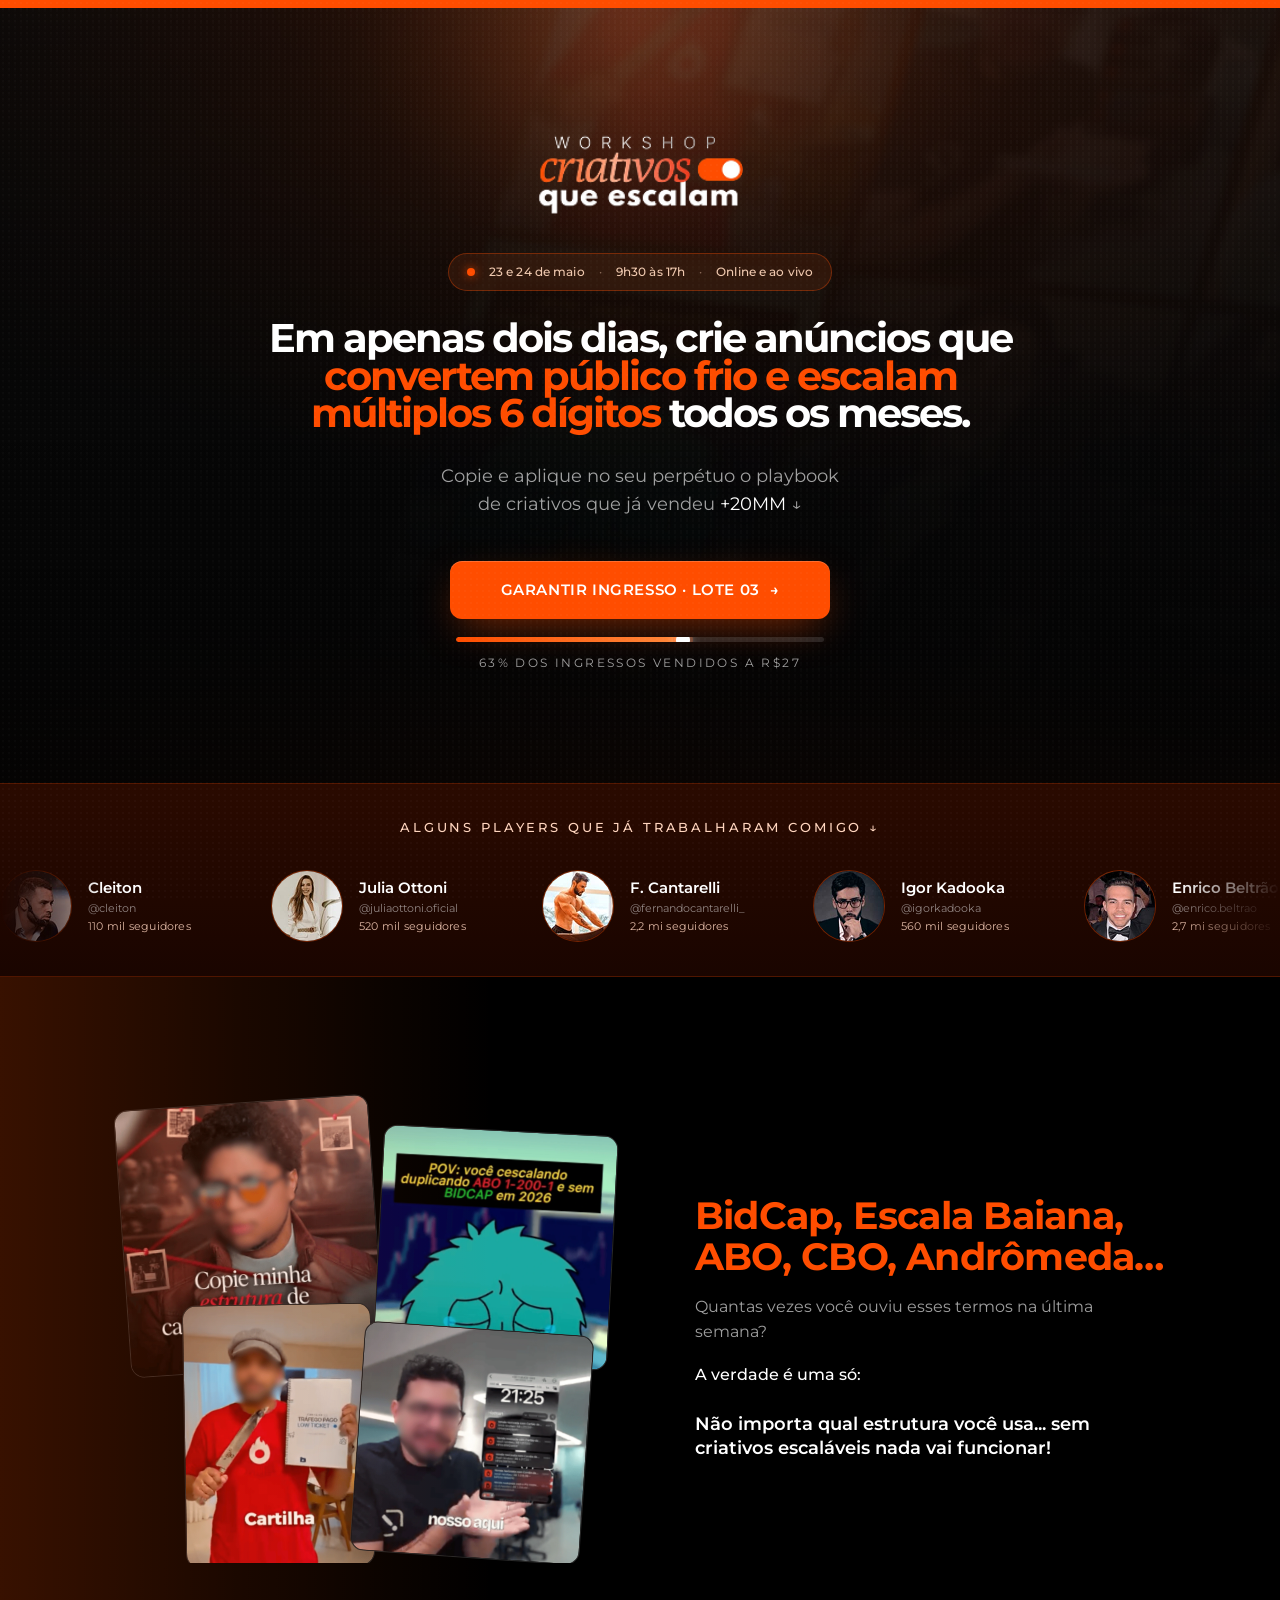
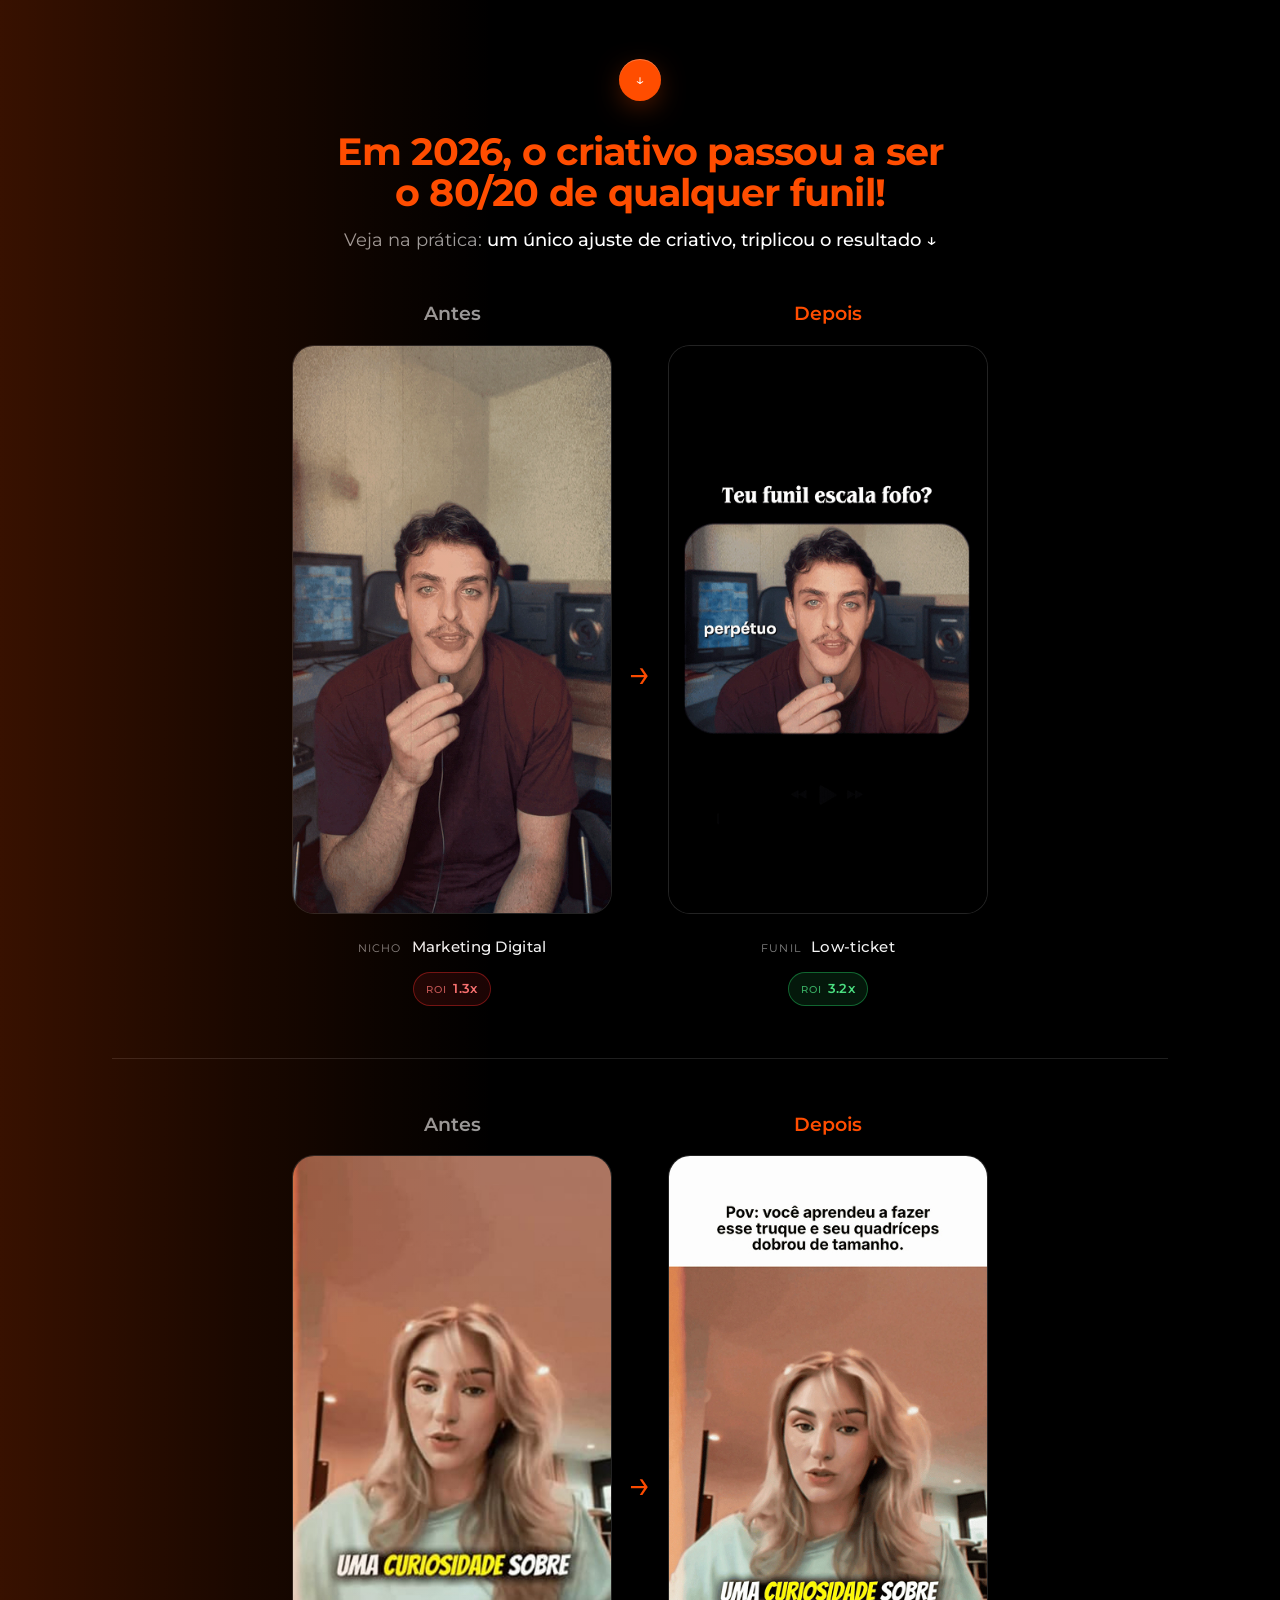
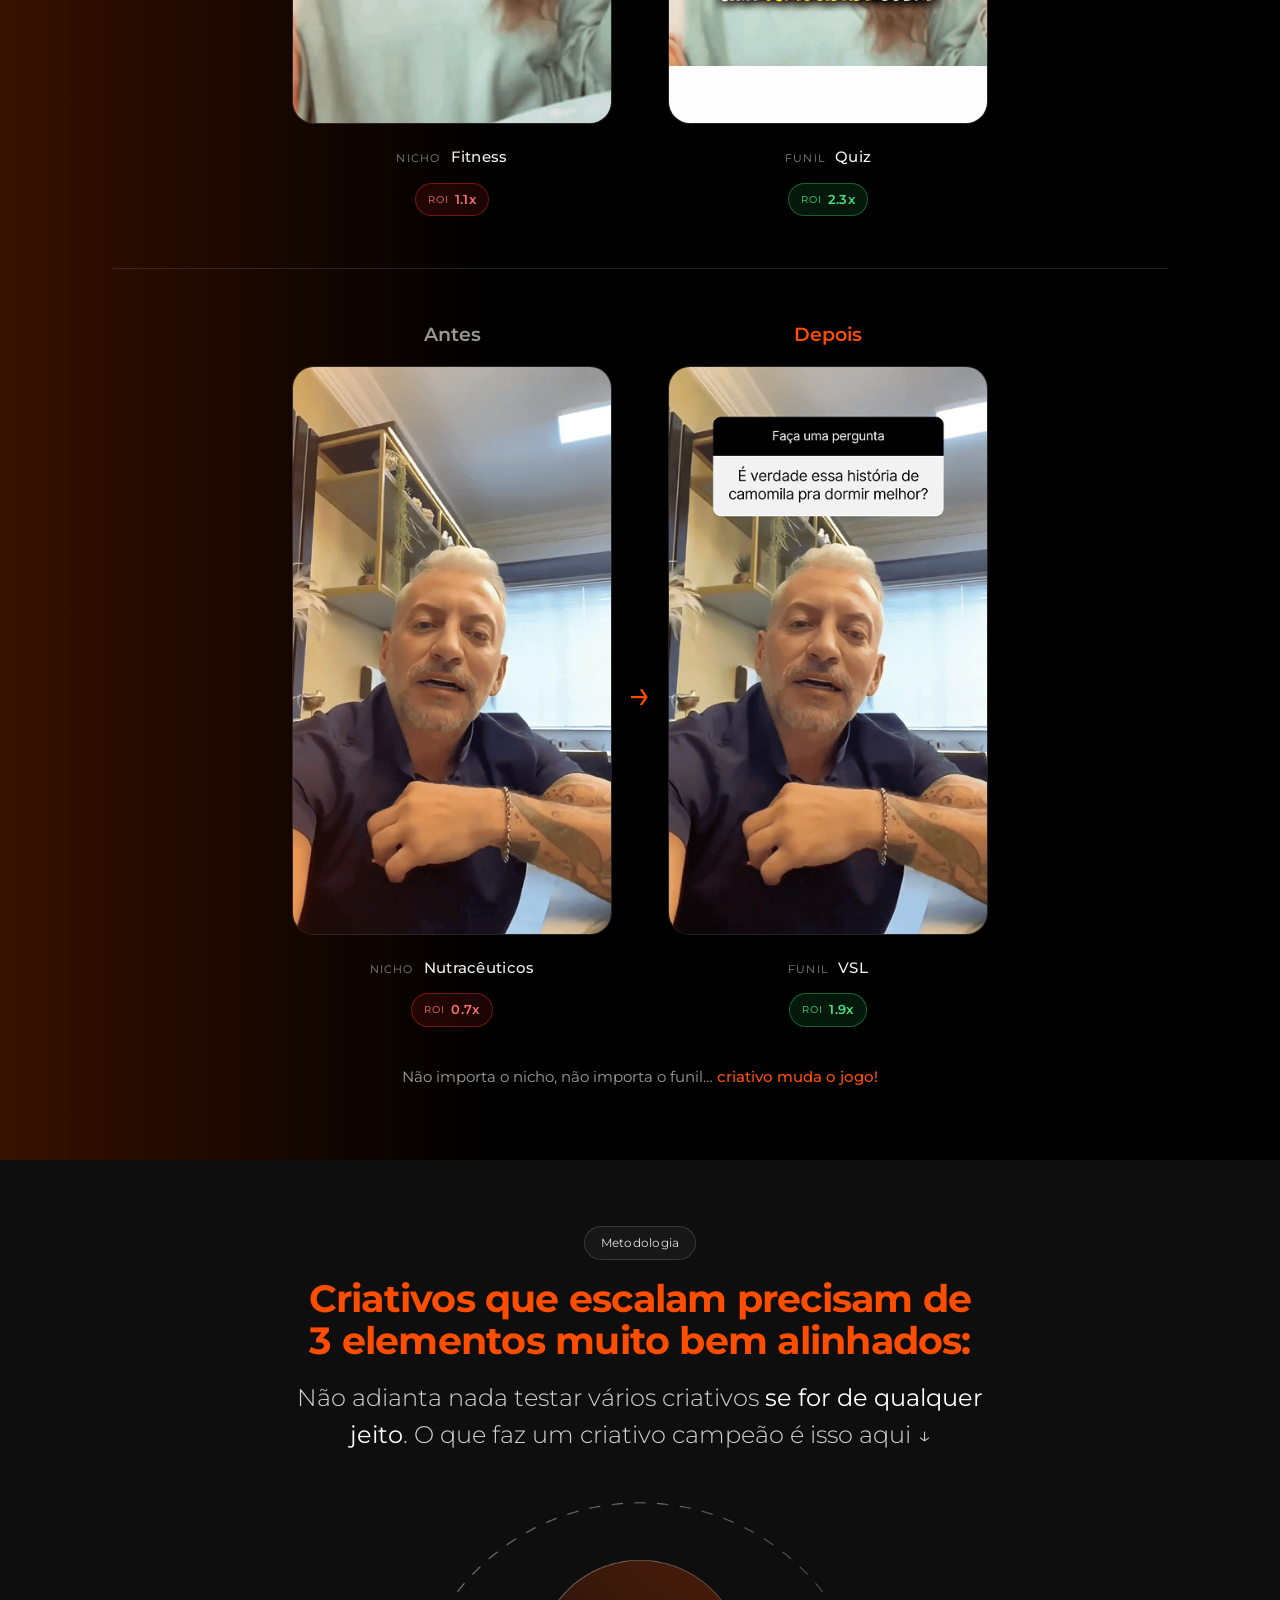
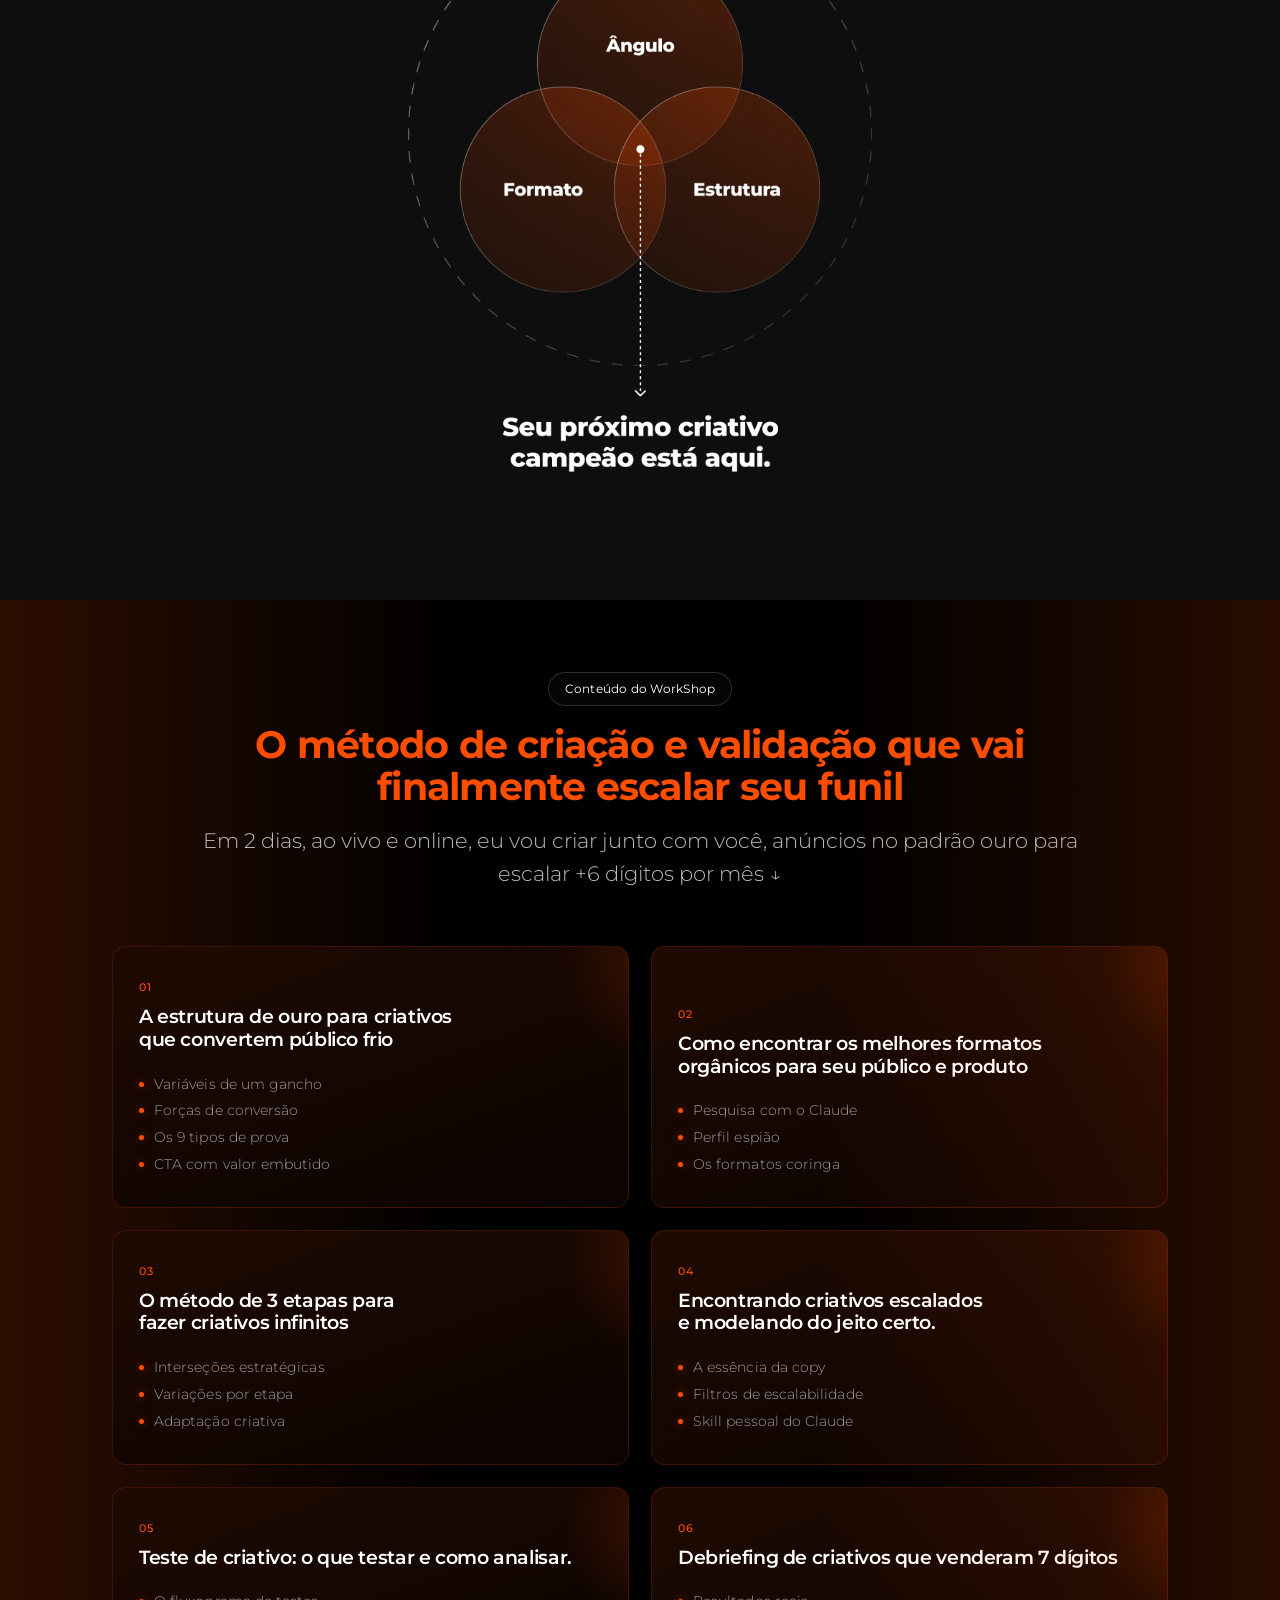
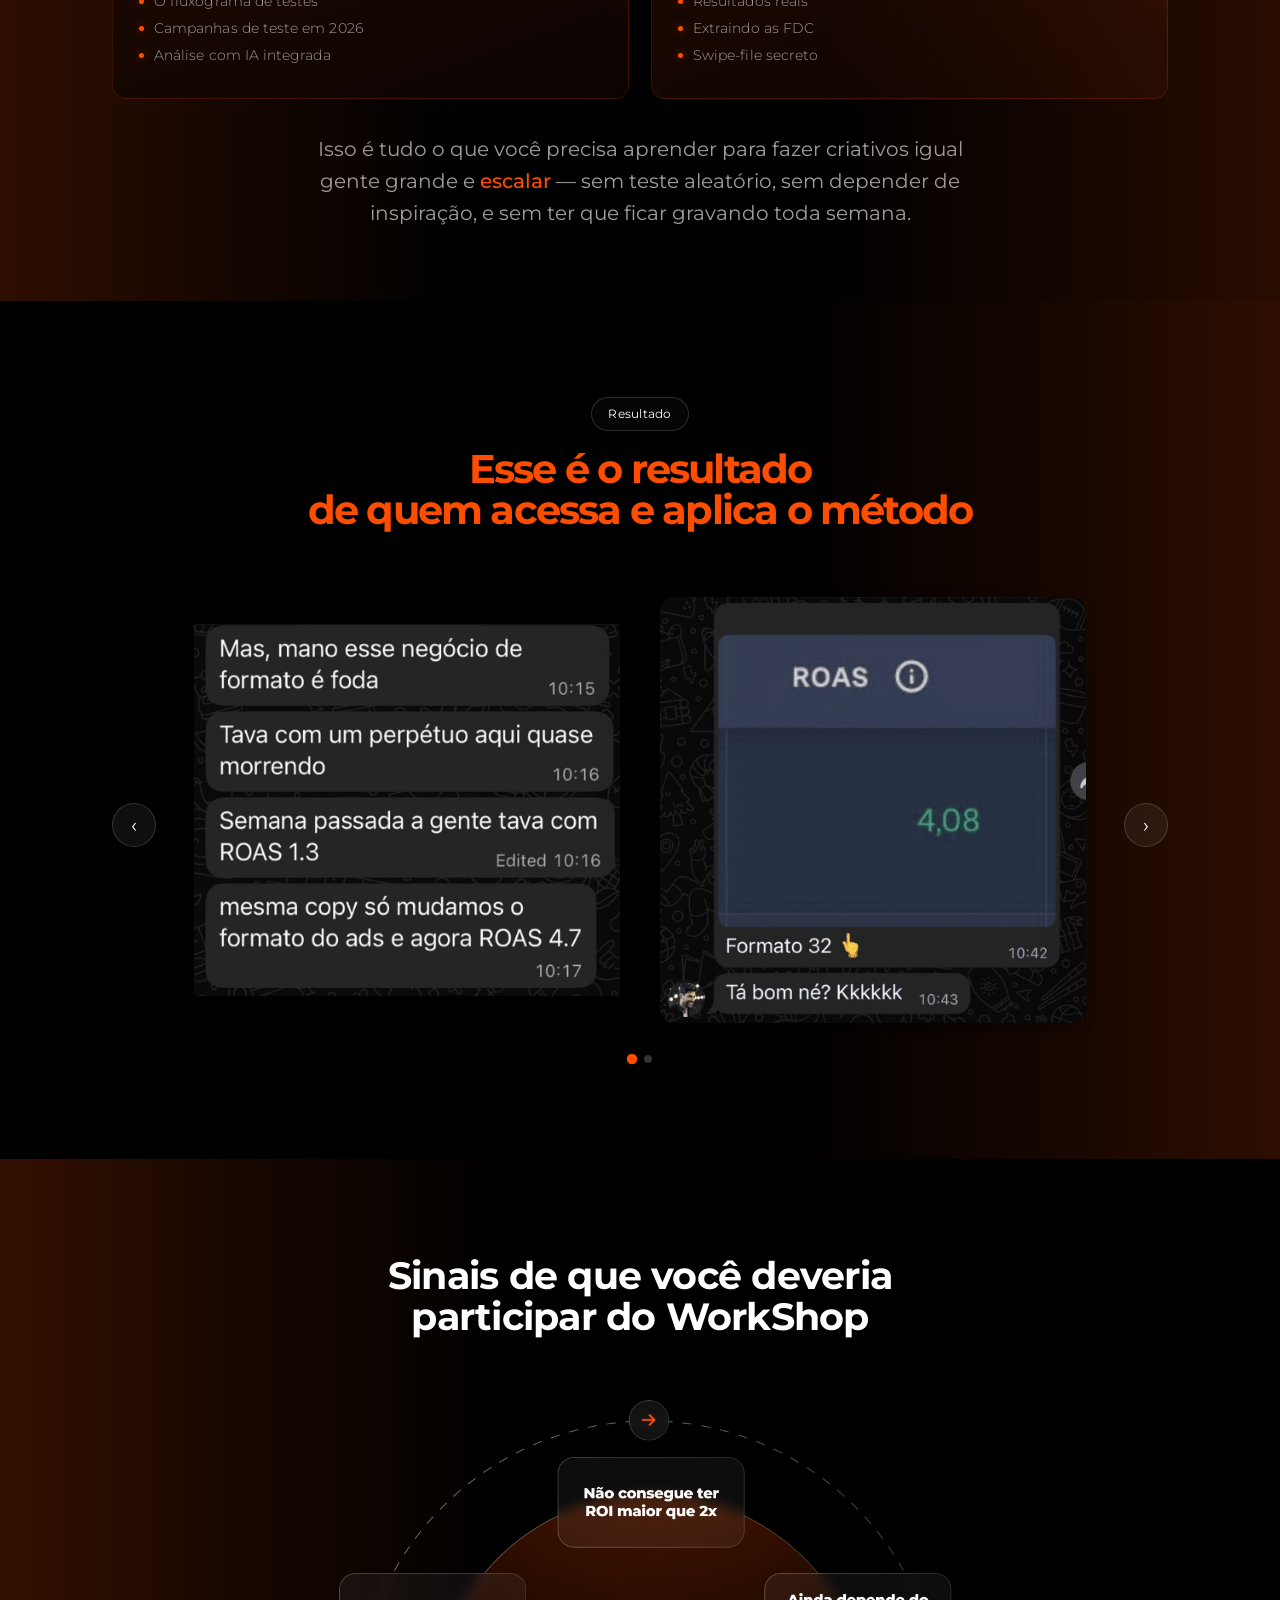
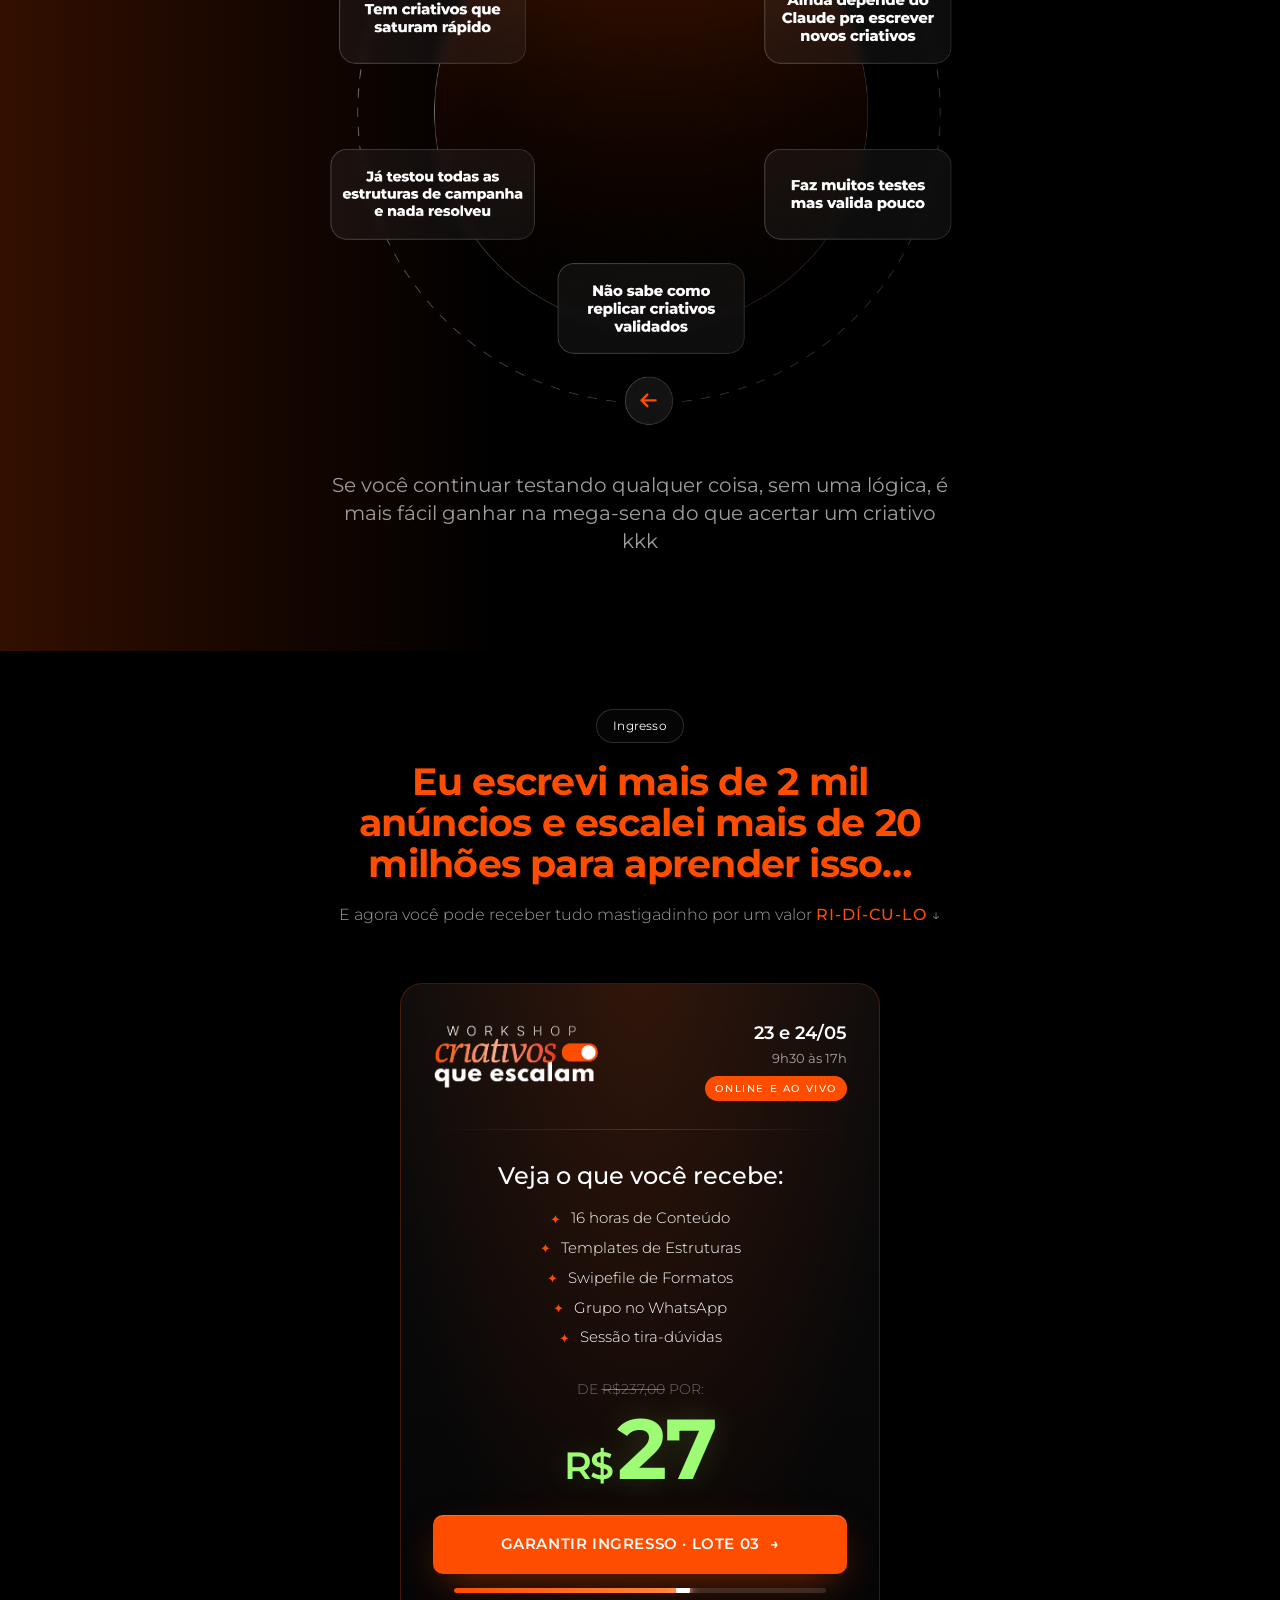
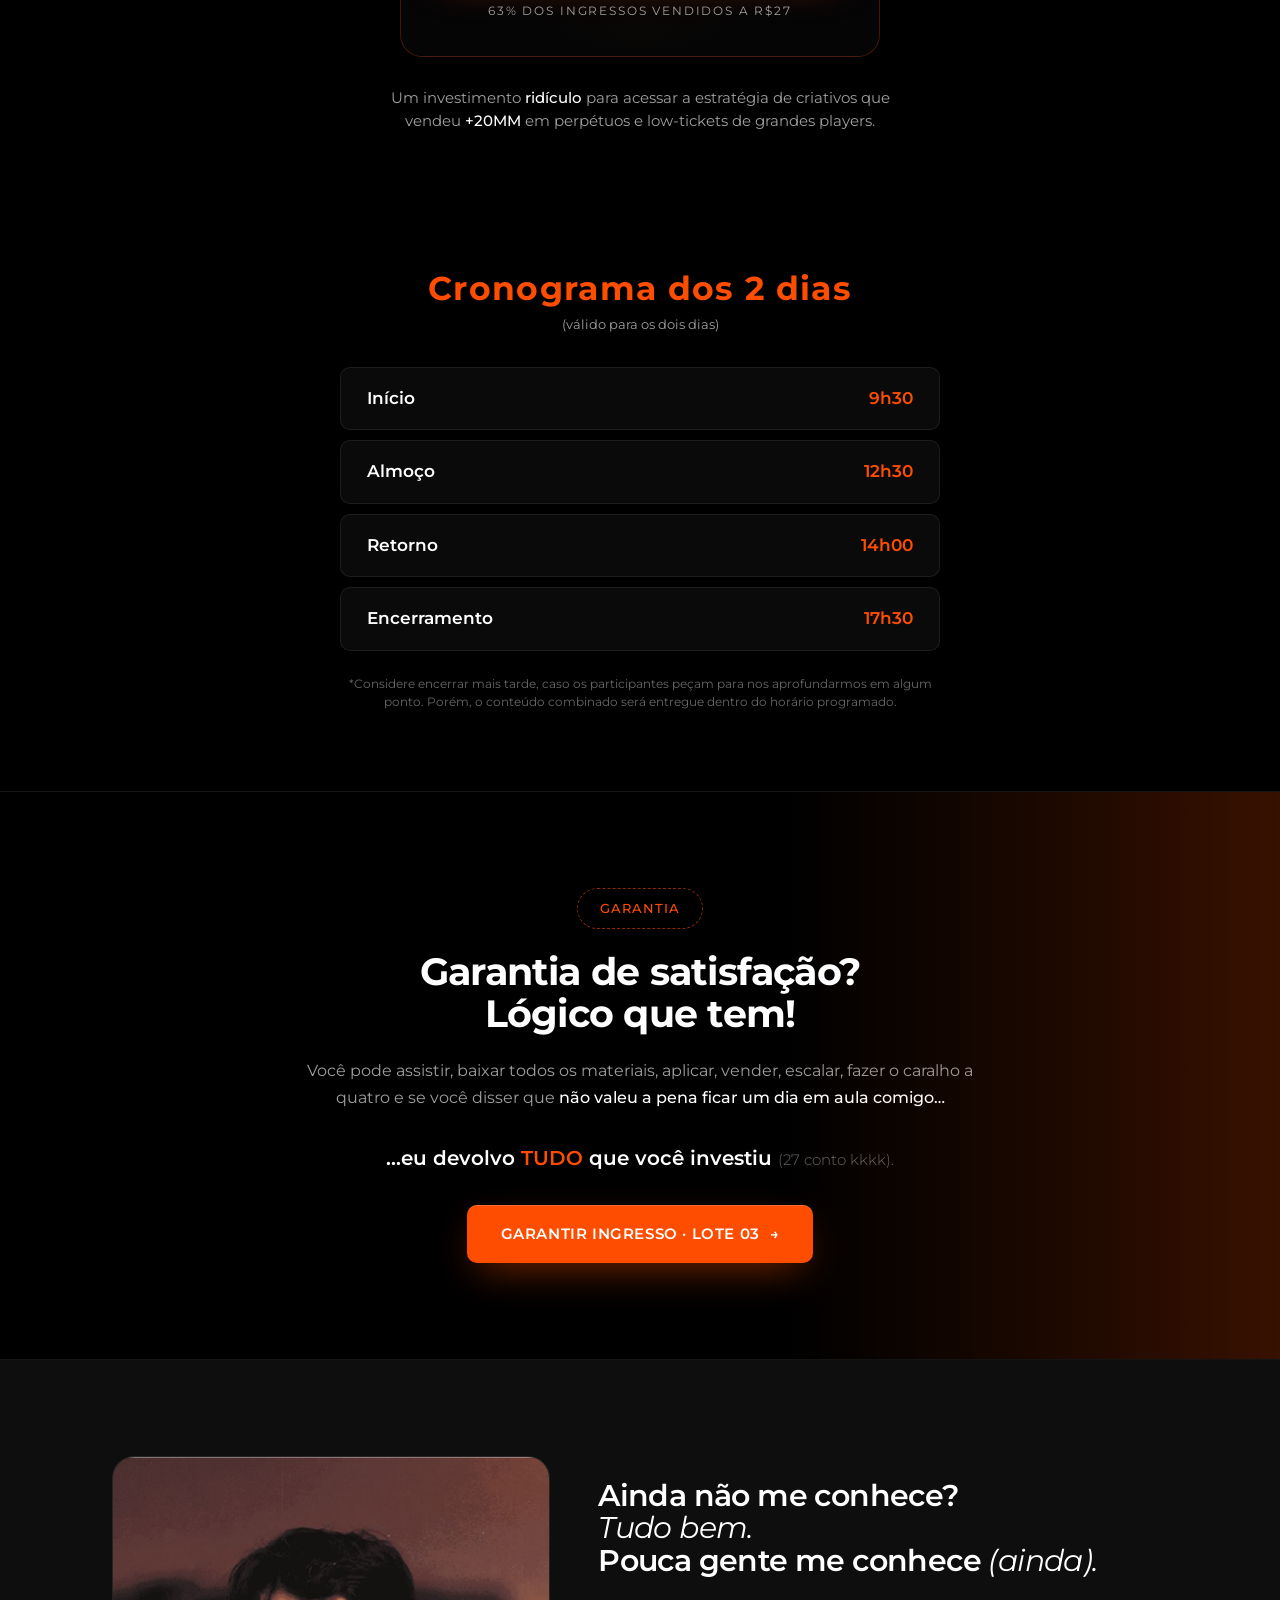
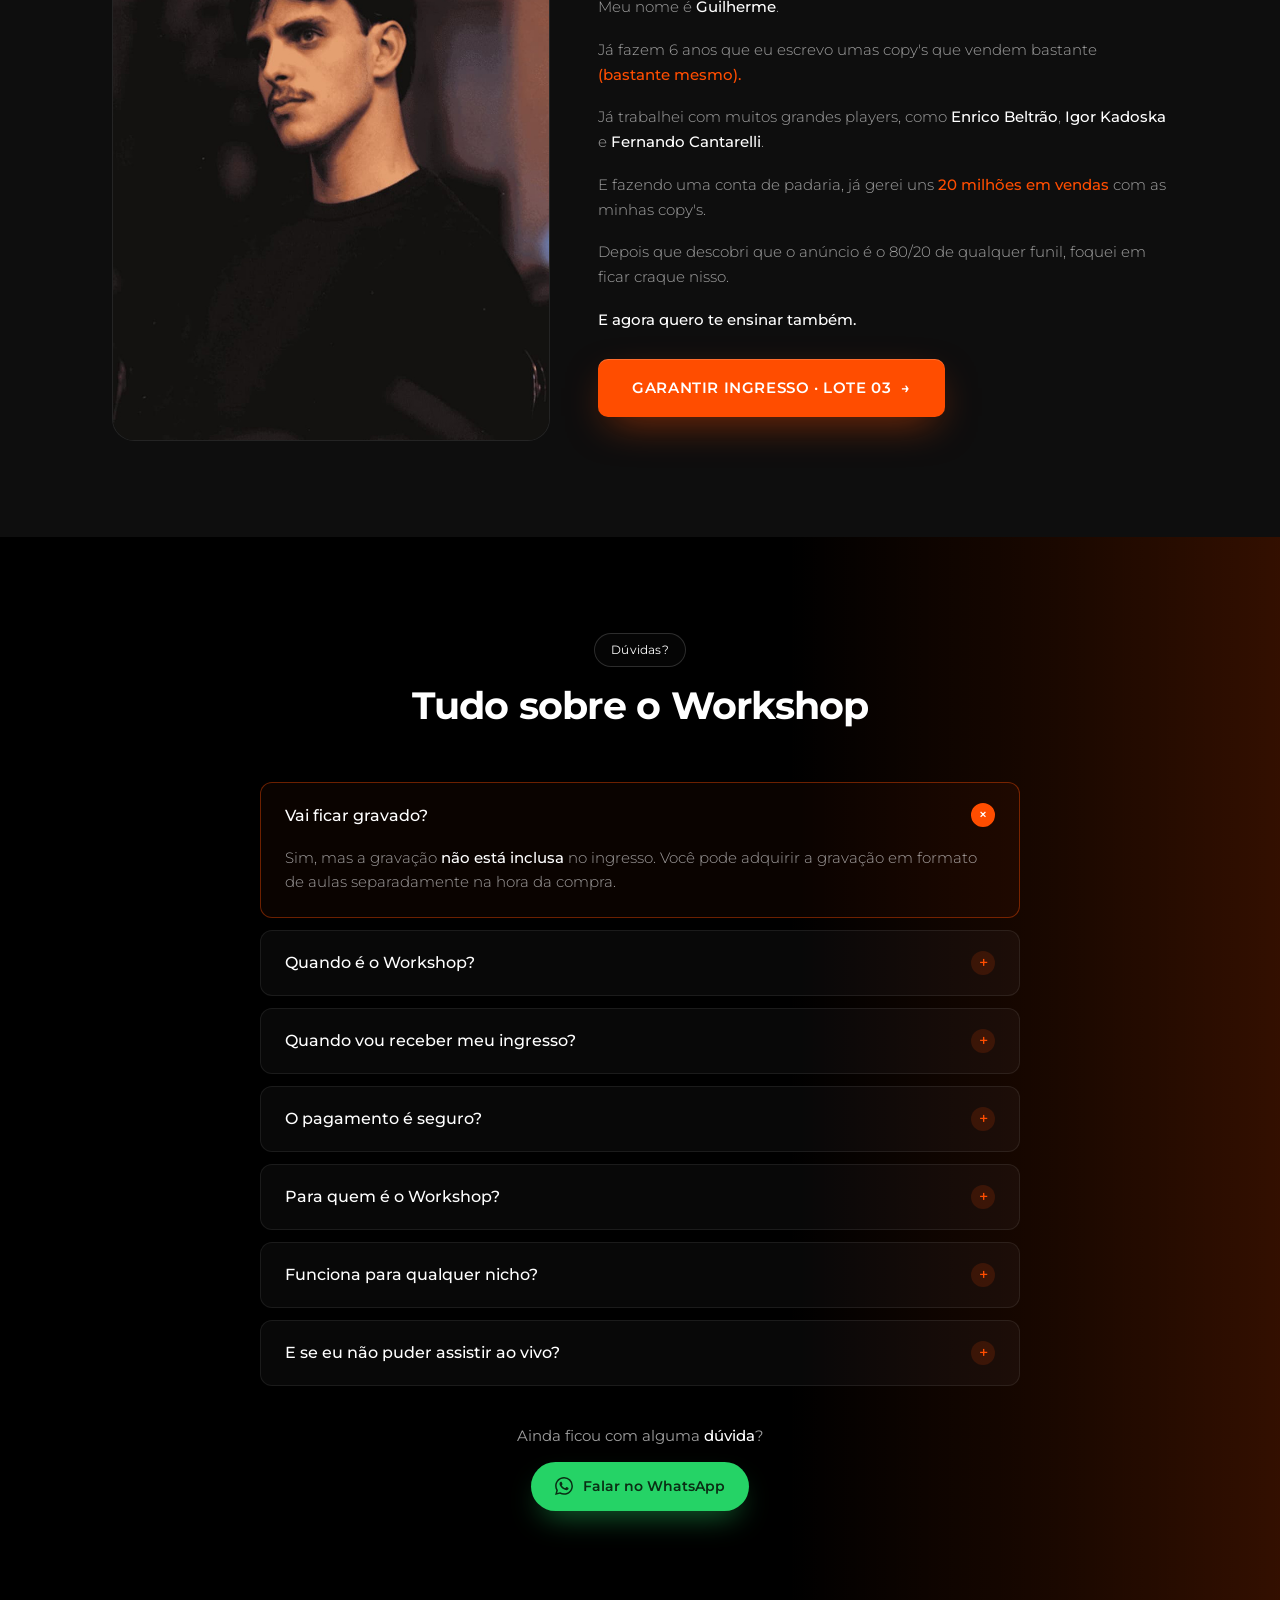
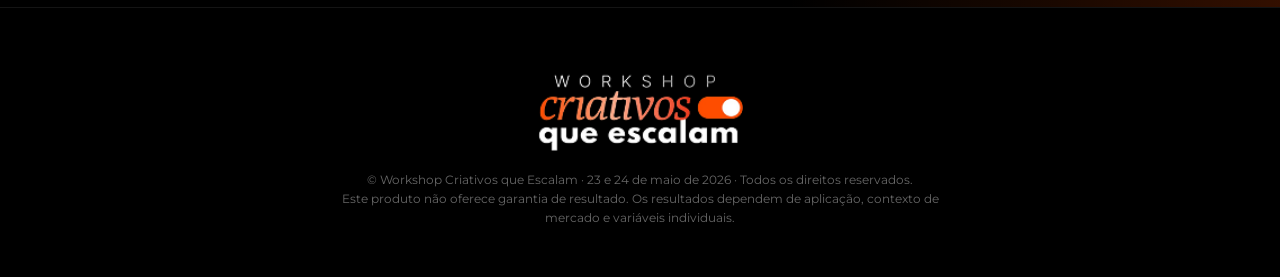
<file: v2/index.html>
﻿<html lang="pt-BR"><head><script>window.__resources = {};</script>
  <meta charset="utf-8">
  
  <meta name="viewport" content="width=device-width, initial-scale=1, viewport-fit=cover">
  <title>Workshop Criativos que Escalam — 23 e 24 de maio</title>
  <meta name="description" content="Em dois dias, crie anúncios que convertem público frio e escalam múltiplos 6 dígitos todos os meses.">
  
  <link rel="preconnect" href="https://fonts.googleapis.com">
  <link rel="preconnect" href="https://fonts.gstatic.com">
  <link href="https://fonts.googleapis.com/css2?family=Montserrat:wght@300;400;500;600;700;800&display=swap" rel="stylesheet">
  <style>/* cyrillic-ext */
  @font-face {
    font-family: 'Inter';
    font-style: normal;
    font-weight: 300;
    font-display: swap;
    src: url("blob:http://127.0.0.1:5500/26873cf3-56d0-4563-ac12-a4abd8bb1c23") format('woff2');
    unicode-range: U+0460-052F, U+1C80-1C8A, U+20B4, U+2DE0-2DFF, U+A640-A69F, U+FE2E-FE2F;
  }
  /* cyrillic */
  @font-face {
    font-family: 'Inter';
    font-style: normal;
    font-weight: 300;
    font-display: swap;
    src: url("blob:http://127.0.0.1:5500/2e63f60a-8d1f-448c-b4e6-201329e4ee42") format('woff2');
    unicode-range: U+0301, U+0400-045F, U+0490-0491, U+04B0-04B1, U+2116;
  }
  /* greek-ext */
  @font-face {
    font-family: 'Inter';
    font-style: normal;
    font-weight: 300;
    font-display: swap;
    src: url("blob:http://127.0.0.1:5500/646ec002-10e5-4a0e-9887-c4e6543e54f1") format('woff2');
    unicode-range: U+1F00-1FFF;
  }
  /* greek */
  @font-face {
    font-family: 'Inter';
    font-style: normal;
    font-weight: 300;
    font-display: swap;
    src: url("blob:http://127.0.0.1:5500/bf80eb6e-29a0-4e0b-87f4-bc062a73688c") format('woff2');
    unicode-range: U+0370-0377, U+037A-037F, U+0384-038A, U+038C, U+038E-03A1, U+03A3-03FF;
  }
  /* vietnamese */
  @font-face {
    font-family: 'Inter';
    font-style: normal;
    font-weight: 300;
    font-display: swap;
    src: url("blob:http://127.0.0.1:5500/ef6d4613-b4ae-4ab0-8ab1-7f44ad192aff") format('woff2');
    unicode-range: U+0102-0103, U+0110-0111, U+0128-0129, U+0168-0169, U+01A0-01A1, U+01AF-01B0, U+0300-0301, U+0303-0304, U+0308-0309, U+0323, U+0329, U+1EA0-1EF9, U+20AB;
  }
  /* latin-ext */
  @font-face {
    font-family: 'Inter';
    font-style: normal;
    font-weight: 300;
    font-display: swap;
    src: url("blob:http://127.0.0.1:5500/3a1737af-e69a-4249-acea-2ac8ece74af0") format('woff2');
    unicode-range: U+0100-02BA, U+02BD-02C5, U+02C7-02CC, U+02CE-02D7, U+02DD-02FF, U+0304, U+0308, U+0329, U+1D00-1DBF, U+1E00-1E9F, U+1EF2-1EFF, U+2020, U+20A0-20AB, U+20AD-20C0, U+2113, U+2C60-2C7F, U+A720-A7FF;
  }
  /* latin */
  @font-face {
    font-family: 'Inter';
    font-style: normal;
    font-weight: 300;
    font-display: swap;
    src: url("blob:http://127.0.0.1:5500/0b5a6ed8-e6df-4411-97a4-034875b10f5e") format('woff2');
    unicode-range: U+0000-00FF, U+0131, U+0152-0153, U+02BB-02BC, U+02C6, U+02DA, U+02DC, U+0304, U+0308, U+0329, U+2000-206F, U+20AC, U+2122, U+2191, U+2193, U+2212, U+2215, U+FEFF, U+FFFD;
  }
  /* cyrillic-ext */
  @font-face {
    font-family: 'Inter';
    font-style: normal;
    font-weight: 400;
    font-display: swap;
    src: url("blob:http://127.0.0.1:5500/26873cf3-56d0-4563-ac12-a4abd8bb1c23") format('woff2');
    unicode-range: U+0460-052F, U+1C80-1C8A, U+20B4, U+2DE0-2DFF, U+A640-A69F, U+FE2E-FE2F;
  }
  /* cyrillic */
  @font-face {
    font-family: 'Inter';
    font-style: normal;
    font-weight: 400;
    font-display: swap;
    src: url("blob:http://127.0.0.1:5500/2e63f60a-8d1f-448c-b4e6-201329e4ee42") format('woff2');
    unicode-range: U+0301, U+0400-045F, U+0490-0491, U+04B0-04B1, U+2116;
  }
  /* greek-ext */
  @font-face {
    font-family: 'Inter';
    font-style: normal;
    font-weight: 400;
    font-display: swap;
    src: url("blob:http://127.0.0.1:5500/646ec002-10e5-4a0e-9887-c4e6543e54f1") format('woff2');
    unicode-range: U+1F00-1FFF;
  }
  /* greek */
  @font-face {
    font-family: 'Inter';
    font-style: normal;
    font-weight: 400;
    font-display: swap;
    src: url("blob:http://127.0.0.1:5500/bf80eb6e-29a0-4e0b-87f4-bc062a73688c") format('woff2');
    unicode-range: U+0370-0377, U+037A-037F, U+0384-038A, U+038C, U+038E-03A1, U+03A3-03FF;
  }
  /* vietnamese */
  @font-face {
    font-family: 'Inter';
    font-style: normal;
    font-weight: 400;
    font-display: swap;
    src: url("blob:http://127.0.0.1:5500/ef6d4613-b4ae-4ab0-8ab1-7f44ad192aff") format('woff2');
    unicode-range: U+0102-0103, U+0110-0111, U+0128-0129, U+0168-0169, U+01A0-01A1, U+01AF-01B0, U+0300-0301, U+0303-0304, U+0308-0309, U+0323, U+0329, U+1EA0-1EF9, U+20AB;
  }
  /* latin-ext */
  @font-face {
    font-family: 'Inter';
    font-style: normal;
    font-weight: 400;
    font-display: swap;
    src: url("blob:http://127.0.0.1:5500/3a1737af-e69a-4249-acea-2ac8ece74af0") format('woff2');
    unicode-range: U+0100-02BA, U+02BD-02C5, U+02C7-02CC, U+02CE-02D7, U+02DD-02FF, U+0304, U+0308, U+0329, U+1D00-1DBF, U+1E00-1E9F, U+1EF2-1EFF, U+2020, U+20A0-20AB, U+20AD-20C0, U+2113, U+2C60-2C7F, U+A720-A7FF;
  }
  /* latin */
  @font-face {
    font-family: 'Inter';
    font-style: normal;
    font-weight: 400;
    font-display: swap;
    src: url("blob:http://127.0.0.1:5500/0b5a6ed8-e6df-4411-97a4-034875b10f5e") format('woff2');
    unicode-range: U+0000-00FF, U+0131, U+0152-0153, U+02BB-02BC, U+02C6, U+02DA, U+02DC, U+0304, U+0308, U+0329, U+2000-206F, U+20AC, U+2122, U+2191, U+2193, U+2212, U+2215, U+FEFF, U+FFFD;
  }
  /* cyrillic-ext */
  @font-face {
    font-family: 'Inter';
    font-style: normal;
    font-weight: 500;
    font-display: swap;
    src: url("blob:http://127.0.0.1:5500/26873cf3-56d0-4563-ac12-a4abd8bb1c23") format('woff2');
    unicode-range: U+0460-052F, U+1C80-1C8A, U+20B4, U+2DE0-2DFF, U+A640-A69F, U+FE2E-FE2F;
  }
  /* cyrillic */
  @font-face {
    font-family: 'Inter';
    font-style: normal;
    font-weight: 500;
    font-display: swap;
    src: url("blob:http://127.0.0.1:5500/2e63f60a-8d1f-448c-b4e6-201329e4ee42") format('woff2');
    unicode-range: U+0301, U+0400-045F, U+0490-0491, U+04B0-04B1, U+2116;
  }
  /* greek-ext */
  @font-face {
    font-family: 'Inter';
    font-style: normal;
    font-weight: 500;
    font-display: swap;
    src: url("blob:http://127.0.0.1:5500/646ec002-10e5-4a0e-9887-c4e6543e54f1") format('woff2');
    unicode-range: U+1F00-1FFF;
  }
  /* greek */
  @font-face {
    font-family: 'Inter';
    font-style: normal;
    font-weight: 500;
    font-display: swap;
    src: url("blob:http://127.0.0.1:5500/bf80eb6e-29a0-4e0b-87f4-bc062a73688c") format('woff2');
    unicode-range: U+0370-0377, U+037A-037F, U+0384-038A, U+038C, U+038E-03A1, U+03A3-03FF;
  }
  /* vietnamese */
  @font-face {
    font-family: 'Inter';
    font-style: normal;
    font-weight: 500;
    font-display: swap;
    src: url("blob:http://127.0.0.1:5500/ef6d4613-b4ae-4ab0-8ab1-7f44ad192aff") format('woff2');
    unicode-range: U+0102-0103, U+0110-0111, U+0128-0129, U+0168-0169, U+01A0-01A1, U+01AF-01B0, U+0300-0301, U+0303-0304, U+0308-0309, U+0323, U+0329, U+1EA0-1EF9, U+20AB;
  }
  /* latin-ext */
  @font-face {
    font-family: 'Inter';
    font-style: normal;
    font-weight: 500;
    font-display: swap;
    src: url("blob:http://127.0.0.1:5500/3a1737af-e69a-4249-acea-2ac8ece74af0") format('woff2');
    unicode-range: U+0100-02BA, U+02BD-02C5, U+02C7-02CC, U+02CE-02D7, U+02DD-02FF, U+0304, U+0308, U+0329, U+1D00-1DBF, U+1E00-1E9F, U+1EF2-1EFF, U+2020, U+20A0-20AB, U+20AD-20C0, U+2113, U+2C60-2C7F, U+A720-A7FF;
  }
  /* latin */
  @font-face {
    font-family: 'Inter';
    font-style: normal;
    font-weight: 500;
    font-display: swap;
    src: url("blob:http://127.0.0.1:5500/0b5a6ed8-e6df-4411-97a4-034875b10f5e") format('woff2');
    unicode-range: U+0000-00FF, U+0131, U+0152-0153, U+02BB-02BC, U+02C6, U+02DA, U+02DC, U+0304, U+0308, U+0329, U+2000-206F, U+20AC, U+2122, U+2191, U+2193, U+2212, U+2215, U+FEFF, U+FFFD;
  }
  /* cyrillic-ext */
  @font-face {
    font-family: 'Inter';
    font-style: normal;
    font-weight: 600;
    font-display: swap;
    src: url("blob:http://127.0.0.1:5500/26873cf3-56d0-4563-ac12-a4abd8bb1c23") format('woff2');
    unicode-range: U+0460-052F, U+1C80-1C8A, U+20B4, U+2DE0-2DFF, U+A640-A69F, U+FE2E-FE2F;
  }
  /* cyrillic */
  @font-face {
    font-family: 'Inter';
    font-style: normal;
    font-weight: 600;
    font-display: swap;
    src: url("blob:http://127.0.0.1:5500/2e63f60a-8d1f-448c-b4e6-201329e4ee42") format('woff2');
    unicode-range: U+0301, U+0400-045F, U+0490-0491, U+04B0-04B1, U+2116;
  }
  /* greek-ext */
  @font-face {
    font-family: 'Inter';
    font-style: normal;
    font-weight: 600;
    font-display: swap;
    src: url("blob:http://127.0.0.1:5500/646ec002-10e5-4a0e-9887-c4e6543e54f1") format('woff2');
    unicode-range: U+1F00-1FFF;
  }
  /* greek */
  @font-face {
    font-family: 'Inter';
    font-style: normal;
    font-weight: 600;
    font-display: swap;
    src: url("blob:http://127.0.0.1:5500/bf80eb6e-29a0-4e0b-87f4-bc062a73688c") format('woff2');
    unicode-range: U+0370-0377, U+037A-037F, U+0384-038A, U+038C, U+038E-03A1, U+03A3-03FF;
  }
  /* vietnamese */
  @font-face {
    font-family: 'Inter';
    font-style: normal;
    font-weight: 600;
    font-display: swap;
    src: url("blob:http://127.0.0.1:5500/ef6d4613-b4ae-4ab0-8ab1-7f44ad192aff") format('woff2');
    unicode-range: U+0102-0103, U+0110-0111, U+0128-0129, U+0168-0169, U+01A0-01A1, U+01AF-01B0, U+0300-0301, U+0303-0304, U+0308-0309, U+0323, U+0329, U+1EA0-1EF9, U+20AB;
  }
  /* latin-ext */
  @font-face {
    font-family: 'Inter';
    font-style: normal;
    font-weight: 600;
    font-display: swap;
    src: url("blob:http://127.0.0.1:5500/3a1737af-e69a-4249-acea-2ac8ece74af0") format('woff2');
    unicode-range: U+0100-02BA, U+02BD-02C5, U+02C7-02CC, U+02CE-02D7, U+02DD-02FF, U+0304, U+0308, U+0329, U+1D00-1DBF, U+1E00-1E9F, U+1EF2-1EFF, U+2020, U+20A0-20AB, U+20AD-20C0, U+2113, U+2C60-2C7F, U+A720-A7FF;
  }
  /* latin */
  @font-face {
    font-family: 'Inter';
    font-style: normal;
    font-weight: 600;
    font-display: swap;
    src: url("blob:http://127.0.0.1:5500/0b5a6ed8-e6df-4411-97a4-034875b10f5e") format('woff2');
    unicode-range: U+0000-00FF, U+0131, U+0152-0153, U+02BB-02BC, U+02C6, U+02DA, U+02DC, U+0304, U+0308, U+0329, U+2000-206F, U+20AC, U+2122, U+2191, U+2193, U+2212, U+2215, U+FEFF, U+FFFD;
  }
  /* cyrillic-ext */
  @font-face {
    font-family: 'JetBrains Mono';
    font-style: normal;
    font-weight: 400;
    font-display: swap;
    src: url("blob:http://127.0.0.1:5500/0a3374ea-33c0-42c9-8078-bf9375487cee") format('woff2');
    unicode-range: U+0460-052F, U+1C80-1C8A, U+20B4, U+2DE0-2DFF, U+A640-A69F, U+FE2E-FE2F;
  }
  /* cyrillic */
  @font-face {
    font-family: 'JetBrains Mono';
    font-style: normal;
    font-weight: 400;
    font-display: swap;
    src: url("blob:http://127.0.0.1:5500/5f5a281e-aa32-407b-997c-256a7a4cf1e6") format('woff2');
    unicode-range: U+0301, U+0400-045F, U+0490-0491, U+04B0-04B1, U+2116;
  }
  /* greek */
  @font-face {
    font-family: 'JetBrains Mono';
    font-style: normal;
    font-weight: 400;
    font-display: swap;
    src: url("blob:http://127.0.0.1:5500/d6264c31-2648-431f-a827-4d0a43352871") format('woff2');
    unicode-range: U+0370-0377, U+037A-037F, U+0384-038A, U+038C, U+038E-03A1, U+03A3-03FF;
  }
  /* vietnamese */
  @font-face {
    font-family: 'JetBrains Mono';
    font-style: normal;
    font-weight: 400;
    font-display: swap;
    src: url("blob:http://127.0.0.1:5500/06cbff8b-9451-46bb-a57c-9c6be2141e79") format('woff2');
    unicode-range: U+0102-0103, U+0110-0111, U+0128-0129, U+0168-0169, U+01A0-01A1, U+01AF-01B0, U+0300-0301, U+0303-0304, U+0308-0309, U+0323, U+0329, U+1EA0-1EF9, U+20AB;
  }
  /* latin-ext */
  @font-face {
    font-family: 'JetBrains Mono';
    font-style: normal;
    font-weight: 400;
    font-display: swap;
    src: url("blob:http://127.0.0.1:5500/b385feb3-7ae4-4e2a-85df-adc4588b1eff") format('woff2');
    unicode-range: U+0100-02BA, U+02BD-02C5, U+02C7-02CC, U+02CE-02D7, U+02DD-02FF, U+0304, U+0308, U+0329, U+1D00-1DBF, U+1E00-1E9F, U+1EF2-1EFF, U+2020, U+20A0-20AB, U+20AD-20C0, U+2113, U+2C60-2C7F, U+A720-A7FF;
  }
  /* latin */
  @font-face {
    font-family: 'JetBrains Mono';
    font-style: normal;
    font-weight: 400;
    font-display: swap;
    src: url("blob:http://127.0.0.1:5500/e3f98ed6-d3c6-4599-b465-ed5f99c905e3") format('woff2');
    unicode-range: U+0000-00FF, U+0131, U+0152-0153, U+02BB-02BC, U+02C6, U+02DA, U+02DC, U+0304, U+0308, U+0329, U+2000-206F, U+20AC, U+2122, U+2191, U+2193, U+2212, U+2215, U+FEFF, U+FFFD;
  }
  /* cyrillic-ext */
  @font-face {
    font-family: 'JetBrains Mono';
    font-style: normal;
    font-weight: 500;
    font-display: swap;
    src: url("blob:http://127.0.0.1:5500/0a3374ea-33c0-42c9-8078-bf9375487cee") format('woff2');
    unicode-range: U+0460-052F, U+1C80-1C8A, U+20B4, U+2DE0-2DFF, U+A640-A69F, U+FE2E-FE2F;
  }
  /* cyrillic */
  @font-face {
    font-family: 'JetBrains Mono';
    font-style: normal;
    font-weight: 500;
    font-display: swap;
    src: url("blob:http://127.0.0.1:5500/5f5a281e-aa32-407b-997c-256a7a4cf1e6") format('woff2');
    unicode-range: U+0301, U+0400-045F, U+0490-0491, U+04B0-04B1, U+2116;
  }
  /* greek */
  @font-face {
    font-family: 'JetBrains Mono';
    font-style: normal;
    font-weight: 500;
    font-display: swap;
    src: url("blob:http://127.0.0.1:5500/d6264c31-2648-431f-a827-4d0a43352871") format('woff2');
    unicode-range: U+0370-0377, U+037A-037F, U+0384-038A, U+038C, U+038E-03A1, U+03A3-03FF;
  }
  /* vietnamese */
  @font-face {
    font-family: 'JetBrains Mono';
    font-style: normal;
    font-weight: 500;
    font-display: swap;
    src: url("blob:http://127.0.0.1:5500/06cbff8b-9451-46bb-a57c-9c6be2141e79") format('woff2');
    unicode-range: U+0102-0103, U+0110-0111, U+0128-0129, U+0168-0169, U+01A0-01A1, U+01AF-01B0, U+0300-0301, U+0303-0304, U+0308-0309, U+0323, U+0329, U+1EA0-1EF9, U+20AB;
  }
  /* latin-ext */
  @font-face {
    font-family: 'JetBrains Mono';
    font-style: normal;
    font-weight: 500;
    font-display: swap;
    src: url("blob:http://127.0.0.1:5500/b385feb3-7ae4-4e2a-85df-adc4588b1eff") format('woff2');
    unicode-range: U+0100-02BA, U+02BD-02C5, U+02C7-02CC, U+02CE-02D7, U+02DD-02FF, U+0304, U+0308, U+0329, U+1D00-1DBF, U+1E00-1E9F, U+1EF2-1EFF, U+2020, U+20A0-20AB, U+20AD-20C0, U+2113, U+2C60-2C7F, U+A720-A7FF;
  }
  /* latin */
  @font-face {
    font-family: 'JetBrains Mono';
    font-style: normal;
    font-weight: 500;
    font-display: swap;
    src: url("blob:http://127.0.0.1:5500/e3f98ed6-d3c6-4599-b465-ed5f99c905e3") format('woff2');
    unicode-range: U+0000-00FF, U+0131, U+0152-0153, U+02BB-02BC, U+02C6, U+02DA, U+02DC, U+0304, U+0308, U+0329, U+2000-206F, U+20AC, U+2122, U+2191, U+2193, U+2212, U+2215, U+FEFF, U+FFFD;
  }
  /* latin-ext */
  @font-face {
    font-family: 'Sora';
    font-style: normal;
    font-weight: 400;
    font-display: swap;
    src: url("blob:http://127.0.0.1:5500/87796a6e-5d35-451d-a135-1634d18732bc") format('woff2');
    unicode-range: U+0100-02BA, U+02BD-02C5, U+02C7-02CC, U+02CE-02D7, U+02DD-02FF, U+0304, U+0308, U+0329, U+1D00-1DBF, U+1E00-1E9F, U+1EF2-1EFF, U+2020, U+20A0-20AB, U+20AD-20C0, U+2113, U+2C60-2C7F, U+A720-A7FF;
  }
  /* latin */
  @font-face {
    font-family: 'Sora';
    font-style: normal;
    font-weight: 400;
    font-display: swap;
    src: url("blob:http://127.0.0.1:5500/b102153e-ef91-4a16-86fc-efad1da17f10") format('woff2');
    unicode-range: U+0000-00FF, U+0131, U+0152-0153, U+02BB-02BC, U+02C6, U+02DA, U+02DC, U+0304, U+0308, U+0329, U+2000-206F, U+20AC, U+2122, U+2191, U+2193, U+2212, U+2215, U+FEFF, U+FFFD;
  }
  /* latin-ext */
  @font-face {
    font-family: 'Sora';
    font-style: normal;
    font-weight: 500;
    font-display: swap;
    src: url("blob:http://127.0.0.1:5500/87796a6e-5d35-451d-a135-1634d18732bc") format('woff2');
    unicode-range: U+0100-02BA, U+02BD-02C5, U+02C7-02CC, U+02CE-02D7, U+02DD-02FF, U+0304, U+0308, U+0329, U+1D00-1DBF, U+1E00-1E9F, U+1EF2-1EFF, U+2020, U+20A0-20AB, U+20AD-20C0, U+2113, U+2C60-2C7F, U+A720-A7FF;
  }
  /* latin */
  @font-face {
    font-family: 'Sora';
    font-style: normal;
    font-weight: 500;
    font-display: swap;
    src: url("blob:http://127.0.0.1:5500/b102153e-ef91-4a16-86fc-efad1da17f10") format('woff2');
    unicode-range: U+0000-00FF, U+0131, U+0152-0153, U+02BB-02BC, U+02C6, U+02DA, U+02DC, U+0304, U+0308, U+0329, U+2000-206F, U+20AC, U+2122, U+2191, U+2193, U+2212, U+2215, U+FEFF, U+FFFD;
  }
  /* latin-ext */
  @font-face {
    font-family: 'Sora';
    font-style: normal;
    font-weight: 600;
    font-display: swap;
    src: url("blob:http://127.0.0.1:5500/87796a6e-5d35-451d-a135-1634d18732bc") format('woff2');
    unicode-range: U+0100-02BA, U+02BD-02C5, U+02C7-02CC, U+02CE-02D7, U+02DD-02FF, U+0304, U+0308, U+0329, U+1D00-1DBF, U+1E00-1E9F, U+1EF2-1EFF, U+2020, U+20A0-20AB, U+20AD-20C0, U+2113, U+2C60-2C7F, U+A720-A7FF;
  }
  /* latin */
  @font-face {
    font-family: 'Sora';
    font-style: normal;
    font-weight: 600;
    font-display: swap;
    src: url("blob:http://127.0.0.1:5500/b102153e-ef91-4a16-86fc-efad1da17f10") format('woff2');
    unicode-range: U+0000-00FF, U+0131, U+0152-0153, U+02BB-02BC, U+02C6, U+02DA, U+02DC, U+0304, U+0308, U+0329, U+2000-206F, U+20AC, U+2122, U+2191, U+2193, U+2212, U+2215, U+FEFF, U+FFFD;
  }
  /* latin-ext */
  @font-face {
    font-family: 'Sora';
    font-style: normal;
    font-weight: 700;
    font-display: swap;
    src: url("blob:http://127.0.0.1:5500/87796a6e-5d35-451d-a135-1634d18732bc") format('woff2');
    unicode-range: U+0100-02BA, U+02BD-02C5, U+02C7-02CC, U+02CE-02D7, U+02DD-02FF, U+0304, U+0308, U+0329, U+1D00-1DBF, U+1E00-1E9F, U+1EF2-1EFF, U+2020, U+20A0-20AB, U+20AD-20C0, U+2113, U+2C60-2C7F, U+A720-A7FF;
  }
  /* latin */
  @font-face {
    font-family: 'Sora';
    font-style: normal;
    font-weight: 700;
    font-display: swap;
    src: url("blob:http://127.0.0.1:5500/b102153e-ef91-4a16-86fc-efad1da17f10") format('woff2');
    unicode-range: U+0000-00FF, U+0131, U+0152-0153, U+02BB-02BC, U+02C6, U+02DA, U+02DC, U+0304, U+0308, U+0329, U+2000-206F, U+20AC, U+2122, U+2191, U+2193, U+2212, U+2215, U+FEFF, U+FFFD;
  }
  /* latin-ext */
  @font-face {
    font-family: 'Sora';
    font-style: normal;
    font-weight: 800;
    font-display: swap;
    src: url("blob:http://127.0.0.1:5500/87796a6e-5d35-451d-a135-1634d18732bc") format('woff2');
    unicode-range: U+0100-02BA, U+02BD-02C5, U+02C7-02CC, U+02CE-02D7, U+02DD-02FF, U+0304, U+0308, U+0329, U+1D00-1DBF, U+1E00-1E9F, U+1EF2-1EFF, U+2020, U+20A0-20AB, U+20AD-20C0, U+2113, U+2C60-2C7F, U+A720-A7FF;
  }
  /* latin */
  @font-face {
    font-family: 'Sora';
    font-style: normal;
    font-weight: 800;
    font-display: swap;
    src: url("blob:http://127.0.0.1:5500/b102153e-ef91-4a16-86fc-efad1da17f10") format('woff2');
    unicode-range: U+0000-00FF, U+0131, U+0152-0153, U+02BB-02BC, U+02C6, U+02DA, U+02DC, U+0304, U+0308, U+0329, U+2000-206F, U+20AC, U+2122, U+2191, U+2193, U+2212, U+2215, U+FEFF, U+FFFD;
  }
  </style>
  
  <style>
  :root{
    --orange:#ff4d00;
    --orange-soft:#ff6a2c;
    --orange-deep:#cc3d00;
    --bg:#000000;
    --bg-elev:#0c0c0c;
    --bg-card:#111111;
    --bg-card-2:#1a0e07;
    --line:rgba(255,255,255,0.08);
    --line-strong:rgba(255,255,255,0.16);
    --text:#ffffff;
    --text-dim:rgba(255,255,255,0.62);
    --text-mute:rgba(255,255,255,0.4);
    --green:#9efb74;
    --radius:14px;
    --radius-lg:22px;
    --max:1100px;
  }
  *{box-sizing:border-box;margin:0;padding:0}
  html,body{background:var(--bg);color:var(--text);font-family:'Montserrat',sans-serif;font-weight:400;-webkit-font-smoothing:antialiased;text-rendering:optimizeLegibility;scroll-behavior:smooth;overflow-x:hidden}
  body{line-height:1.5}
  body::before{
    content:"";position:fixed;inset:0;
    background:radial-gradient(circle, rgba(255,255,255,0.025) 0.8px, transparent 1px);
    background-size:6px 6px;
    pointer-events:none;z-index:9999;
  }
  body, body *, body *::before, body *::after{font-family:'Montserrat',sans-serif !important}
  img{max-width:100%;display:block}
  button{font:inherit;color:inherit;cursor:pointer;border:0;background:transparent}
  a{color:inherit;text-decoration:none}
  h1,h2,h3,h4,h5{font-family:'Montserrat',sans-serif;font-weight:700;letter-spacing:-0.02em;line-height:1.08;text-wrap:balance}
  strong,b{font-weight:500}
  .mono{font-family:'Montserrat',sans-serif;letter-spacing:0}
  .hl{color:var(--orange)}
  .wh{color:#fff}
  
  /* primitives */
  .container{max-width:var(--max);margin:0 auto;padding:0 22px}
  .eyebrow{
    display:inline-flex;align-items:center;gap:8px;
    border:1px solid var(--line-strong);border-radius:999px;
    padding:7px 16px;font-size:12px;color:#fff;font-weight:400;
    text-transform:none;letter-spacing:0.02em;
    background:rgba(255,255,255,0.02);
  }
  .eyebrow.dark{border-color:rgba(0,0,0,0.25);color:#000;background:rgba(0,0,0,0.04)}
  
  .btn-cta{
    display:inline-flex;align-items:center;justify-content:center;gap:10px;
    background:var(--orange);color:#fff;font-weight:600;font-family:'Montserrat',sans-serif;
    padding:18px 34px;border-radius:10px;font-size:15px;letter-spacing:0.04em;
    text-transform:uppercase;
    box-shadow:0 14px 40px -12px rgba(255,77,0,0.55), inset 0 1px 0 rgba(255,255,255,0.18);
    transition:transform .15s ease, box-shadow .2s ease, background .2s ease;
    white-space:nowrap;
  }
  .btn-cta:hover{transform:translateY(-1px);background:#ff5d14;box-shadow:0 18px 50px -10px rgba(255,77,0,0.7), inset 0 1px 0 rgba(255,255,255,0.25)}
  .btn-cta:active{transform:translateY(0)}
  .btn-cta .arrow{transition:transform .2s ease}
  .btn-cta:hover .arrow{transform:translateX(4px)}
  
  .cta-stack{display:flex;flex-direction:column;align-items:center;gap:14px}
  .cta-progress{width:min(420px,90%);}
  .cta-progress .bar{height:5px;border-radius:99px;background:rgba(255,255,255,0.12);overflow:hidden;position:relative}
  .cta-progress .fill{height:100%;background:linear-gradient(90deg,#ff4d00,#ff8a3d);width:0;border-radius:99px;position:relative}
  .cta-progress .fill::after{content:"";position:absolute;right:-2px;top:50%;transform:translateY(-50%);width:14px;height:14px;border-radius:99px;background:#fff;box-shadow:0 0 12px rgba(255,255,255,0.6),0 0 0 3px rgba(255,77,0,0.25)}
  .cta-progress .label{display:block;text-align:center;margin-top:10px;font-size:11.5px;letter-spacing:0.16em;color:var(--text-dim);font-weight:400}
  
  /* hero */
  .hero{
    position:relative;
    height:87vh;
    max-height:87vh;
    min-height:0;
    padding:0;
    border-top:8px solid #ff4d00;
    overflow:hidden;
    isolation:isolate;
    background:#090909;
  }
  .hero::before{
    content:"";
    position:absolute;
    inset:0;
    background:url("assets/bg2.jpg") center top/cover no-repeat;
    z-index:-4;
  }
  .hero::after{
    content:"";
    position:absolute;
    inset:0;
    z-index:-3;
    pointer-events:none;
    background:
      linear-gradient(180deg, rgba(0,0,0,0.04) 0%, rgba(0,0,0,0.32) 58%, rgba(0,0,0,0.66) 100%),
      linear-gradient(90deg, rgba(8,8,8,0.8) 0%, rgba(8,8,8,0.22) 48%, rgba(8,8,8,0.56) 100%),
      radial-gradient(circle at 50% 0%, rgba(255,101,36,0.14), transparent 28%),
      radial-gradient(circle, rgba(255,255,255,0.04) 0.8px, transparent 1px);
    background-size:auto, auto, auto, 6px 6px;
  }
  .topbar,
  .brand-eyebrow,
  .brand-mark{
    display:none;
  }
  .brand{
    display:block;
    line-height:1;
  }
  .brand-logo{
    display:block;
    width:206px;
    max-width:100%;
    height:auto;
    margin:0 auto 34px;
  }
  footer .brand-logo{height:88px;margin:0 auto 14px}
  .ticket-logo{display:block;height:96px;width:auto;max-width:420px;margin:0 auto 18px}

  .hero .container{
    max-width:1480px;
    padding:0 24px;
    height:100%;
  }
  .hero-stage{
    height:100%;
    display:flex;
    align-items:center;
    justify-content:center;
    position:relative;
  }
  .hero-inner{
    text-align:center;
    max-width:min(1240px, 88vw);
    margin:0 auto;
    padding:54px 0 44px;
    position:relative;
    z-index:2;
    display:flex;
    flex-direction:column;
    align-items:center;
  }
  .date-badge{
    display:inline-flex;align-items:center;gap:14px;
    padding:9px 18px;border-radius:999px;
    background:rgba(69,31,14,0.52);border:1px solid rgba(255,77,0,0.34);
    color:#f0c9af;font-size:12px;font-weight:500;letter-spacing:0.01em;
  }
  .date-badge .item{white-space:nowrap}
  .date-badge .dot{width:8px;height:8px;background:var(--orange);border-radius:99px;box-shadow:0 0 10px rgba(255,77,0,0.8)}
  .date-badge .sep{opacity:.45}

  h1.headline{
    margin-top:28px;
    font-size:clamp(40px,3.05vw,60px);
    font-weight:700;
    line-height:0.94;
    letter-spacing:-0.05em;
    max-width:1320px;
  }
  h1.headline .line{display:block;white-space:nowrap}
  h1.headline .hl{color:var(--orange)}
  .subline{
    margin-top:30px;
    color:var(--text-dim);
    font-size:clamp(18px,1.12vw,22px);
    max-width:860px;
    margin-left:auto;
    margin-right:auto;
    font-weight:400;
    line-height:1.58;
    text-align:center;
  }
  .subline b{color:#fff;font-weight:400}
  br.desktop-break{display:block}

  .hero-cta{margin-top:42px;width:100%;display:flex;justify-content:center}
  .hero .cta-stack{align-items:center;gap:18px}
  .hero .btn-cta{min-width:380px;padding:18px 34px;border-radius:12px}
  .hero .cta-progress{width:368px;max-width:100%}
  .hero .cta-progress .label{
    text-align:center;
    margin-top:12px;
    font-size:12px;
    letter-spacing:0.2em;
  }
  .hero-visual{
    display:none;
  }
  .hero-expert{
    display:none;
  }
  
  /* players strip */
  .players{
    background:linear-gradient(180deg, #2a0a00 0%, #1a0500 100%);
    border-top:1px solid rgba(255,77,0,0.25);
    border-bottom:1px solid rgba(255,77,0,0.18);
    padding:30px 0;
    position:relative;
  }
  .players-title{text-align:center;font-family:'Montserrat',sans-serif;font-weight:500;font-size:13px;letter-spacing:0.22em;color:#ffd5be;text-transform:uppercase;margin-bottom:32px}
  .players-marquee{position:relative;overflow:hidden;mask-image:linear-gradient(90deg,transparent 0,#000 8%,#000 92%,transparent 100%);-webkit-mask-image:linear-gradient(90deg,transparent 0,#000 8%,#000 92%,transparent 100%)}
  .players-track{display:flex;width:max-content;gap:11px;animation:players-scroll 80s linear infinite}
  .players-marquee:hover .players-track{animation-play-state:paused}
  @keyframes players-scroll{from{transform:translateX(0)}to{transform:translateX(-50%)}}
  .players-grid{display:flex;gap:11px}
  .player{display:flex;align-items:center;gap:16px;flex-shrink:0;min-width:260px}
  .player .avatar{
    width:72px;height:72px;border-radius:99px;flex-shrink:0;
    background:linear-gradient(135deg,#3a1404,#1a0500);
    border:1.5px solid rgba(255,77,0,0.35);
    position:relative;overflow:hidden;
  }
  .player .avatar::after{content:"";position:absolute;inset:0;background:radial-gradient(circle at 30% 30%, rgba(255,255,255,0.12), transparent 60%)}
  .player .avatar .initials{position:absolute;inset:0;display:flex;align-items:center;justify-content:center;font-family:'Montserrat',sans-serif;font-weight:600;font-size:18px;color:#ffd5be}
  .player .avatar img{position:absolute;inset:0;width:100%;height:100%;object-fit:cover;z-index:1}
  .player .meta{min-width:0;display:flex;flex-direction:column;gap:2px}
  .player .name{font-family:'Montserrat',sans-serif;font-weight:600;font-size:15px;color:#fff;white-space:nowrap}
  .player .handle{font-size:10.5px;color:rgba(255,255,255,0.5);white-space:nowrap;overflow:hidden;text-overflow:ellipsis}
  .player .followers{font-size:10.5px;color:rgba(255,213,190,0.85);font-weight:400;letter-spacing:0.02em}
  
  /* sections */
  section{padding:72px 0;position:relative}
  section.tight{padding:44px 0}
  .section-head{text-align:center;max-width:720px;margin:0 auto 56px}
  .section-head h2{font-size:clamp(28px,3vw,40px);color:#fff}
  .section-head h2 .hl{color:inherit}
  .section-head .lead{margin-top:18px;color:var(--text-dim);font-size:15.5px;font-weight:300;line-height:1.55}
  .section-head .lead b{color:#fff;font-weight:400}
  
  /* caminho / proof */
  .proof-stack{
    display:grid;
    grid-template-columns:1.08fr 1fr;
    gap:72px;
    align-items:center;
    padding:44px 0 56px;
  }
  .proof-photos{position:relative;height:470px;overflow:hidden}
  .proof-photos .pic{
    position:absolute;border-radius:14px;overflow:hidden;
    border:1px solid rgba(255,255,255,0.12);
    background:#0b0b0b;
    box-shadow:0 30px 60px -20px rgba(0,0,0,0.6);
  }
  .pic.p1{width:50%;height:57%;left:2%;top:2%;transform:rotate(-4deg);z-index:1}
  .pic.p2{width:46%;height:50%;right:2%;top:8%;transform:rotate(3deg);z-index:1}
  .pic.p3{width:37%;height:56%;left:14%;bottom:-1%;transform:rotate(-1deg);z-index:2}
  .pic.p4{width:45%;height:49%;right:7%;bottom:1%;transform:rotate(4deg);z-index:2}
  .proof-photos .pic img{width:100%;height:100%;object-fit:cover;object-position:center;display:block;background:#0b0b0b}
  .pic.p1 img{object-position:center 18%}
  .pic.p2 img{object-position:center top}
  .pic.p3 img{object-position:center top}
  .pic.p4 img{object-position:center 22%}
  .pic .ph{
    width:100%;height:100%;display:flex;align-items:center;justify-content:center;
    background:repeating-linear-gradient(45deg,#1a1a1a 0 8px,#0e0e0e 8px 16px);
    font-family:'Montserrat',sans-serif;font-size:10px;color:rgba(255,255,255,0.35);
    text-align:center;padding:8px;
  }
  .pic.p1 .ph{background:linear-gradient(135deg,#1c1c1c,#0a0a0a);color:rgba(255,77,0,0.7)}
  .pic.p2 .ph{background:linear-gradient(160deg,#2a1408,#0a0500)}
  .pic.p3 .ph{background:linear-gradient(180deg,#1a0a04,#000);color:rgba(255,255,255,0.5)}
  
  .proof-body h2{font-size:clamp(28px,3vw,40px);color:var(--orange)}
  .proof-body p{color:var(--text-dim);margin-top:18px;font-size:15.5px;line-height:1.6}
  .proof-body p b{color:#fff;font-weight:500}
  .proof-body .punch{color:#fff;font-family:'Montserrat',sans-serif;font-weight:600;font-size:18px;margin-top:24px;line-height:1.35}
  
  /* 80/20 callout + before/after */
  .callout-2026{text-align:center;padding:40px 0 0}
  .callout-2026 .down-arrow{
    display:inline-flex;width:42px;height:42px;border-radius:99px;background:var(--orange);
    align-items:center;justify-content:center;color:#fff;
    box-shadow:0 8px 30px -8px rgba(255,77,0,0.7), inset 0 1px 0 rgba(255,255,255,0.25);
    margin-bottom:30px;
  }
  .callout-2026 h3{font-size:clamp(24px,3vw,40px);color:var(--orange)}
  .callout-2026 .sub{margin-top:14px;color:var(--text-dim);font-size:14.5px}
  .callout-2026 .sub b{color:#fff;font-weight:500}
  
  .before-after-stack{
    margin-top:46px;
    display:flex;
    flex-direction:column;
    gap:52px;
    align-items:center;
    width:min(100%, 1380px);
    margin-left:auto;
    margin-right:auto;
  }
  .before-after-stack > div{
      width:100%;
    }
  .ba-pair{
    position:relative;
    width:max-content;
    margin:0 auto;
  }
  .before-after-stack > .ba-pair + .ba-pair{
    border-top:1px solid rgba(255,255,255,0.12);
    padding-top:52px;
  }
  .before-after{
    --ba-frame-width:320px;
    display:grid;
    grid-template-columns:var(--ba-frame-width) 56px var(--ba-frame-width);
    align-items:flex-start;
    justify-content:center;
  }
  .ba-details{
    --ba-frame-width:320px;
    margin-top:22px;
    display:grid;
    grid-template-columns:var(--ba-frame-width) 56px var(--ba-frame-width);
    justify-content:center;
    align-items:start;
  }
  .ba-detail-col{
    display:flex;
    flex-direction:column;
    align-items:center;
    text-align:center;
    gap:14px;
  }
  .ba-meta-col{display:flex;align-items:baseline;justify-content:center;gap:10px;font-size:14px;color:var(--text-dim);letter-spacing:0.02em}
  .ba-meta-col .k{color:rgba(255,255,255,0.55);font-weight:400;text-transform:uppercase;font-size:11px;letter-spacing:0.11em}
  .ba-meta-col .v{color:#fff;font-weight:500;font-size:15px}
  .ba-roi{display:flex;justify-content:center;align-items:center;gap:16px;font-family:'Montserrat',sans-serif}
  .ba-roi .pill{display:inline-flex;align-items:center;gap:6px;padding:6px 12px;border-radius:999px;font-size:13px;font-weight:500;letter-spacing:0.02em}
  .ba-roi .pill.before{background:rgba(220,38,38,0.12);border:1px solid rgba(220,38,38,0.45);color:#f87171}
  .ba-roi .pill.after{background:rgba(34,197,94,0.12);border:1px solid rgba(34,197,94,0.45);color:#4ade80}
  .ba-roi .pill .k{font-size:10px;text-transform:uppercase;letter-spacing:0.1em;opacity:0.75}
  .ba-roi .pill .v{font-weight:600}
  .ba-roi .arr{color:rgba(255,255,255,0.35);font-size:14px}
  .ba-frame{
    width:320px;aspect-ratio:9/16;border-radius:22px;overflow:hidden;
    background:#0a0a0a;border:1px solid rgba(255,255,255,0.1);
    box-shadow:0 20px 40px -15px rgba(0,0,0,0.7);
    position:relative;
  }
  .ba-frame img{width:100%;height:100%;object-fit:cover;display:block}
  .ba-frame .ph{position:absolute;inset:0;display:flex;align-items:center;justify-content:center;font-family:'Montserrat',sans-serif;font-size:10px;color:rgba(255,255,255,0.35);text-align:center;padding:10px;background:repeating-linear-gradient(45deg,#1a1a1a 0 8px,#0e0e0e 8px 16px)}
  .phone{
    width:140px;height:240px;border-radius:24px;background:#1a1a1a;border:2px solid #2a2a2a;
    position:relative;overflow:hidden;box-shadow:0 20px 40px -15px rgba(0,0,0,0.7);
    flex-shrink:0;
  }
  .phone .notch{position:absolute;top:6px;left:50%;transform:translateX(-50%);width:50px;height:14px;background:#000;border-radius:99px;z-index:2}
  .phone .screen{position:absolute;inset:4px;border-radius:20px;background:linear-gradient(160deg,#222,#0a0a0a);overflow:hidden;display:flex;align-items:flex-end}
  .phone .person{position:absolute;inset:0;background:radial-gradient(ellipse at 50% 35%, #4a3328 0%, #1a1208 50%, #050505 100%);display:flex;align-items:center;justify-content:center;font-family:'Montserrat',sans-serif;font-size:9px;color:rgba(255,255,255,0.3);text-align:center}
  .phone .roas{position:relative;z-index:1;background:rgba(0,0,0,0.55);backdrop-filter:blur(8px);padding:7px 9px;margin:8px;border-radius:7px;width:calc(100% - 16px)}
  .phone .roas .l{font-size:8px;color:rgba(255,255,255,0.6);font-weight:500;letter-spacing:0.06em}
  .phone .roas .v{font-family:'Montserrat',sans-serif;font-weight:700;font-size:18px;margin-top:1px}
  .phone.before .v{color:#ff6b6b}
  .phone.after .v{color:#9efb74}
  .ba-label{font-family:'Montserrat',sans-serif;font-weight:600;font-size:19px;text-align:center;margin-bottom:16px}
  .ba-label.before{color:rgba(255,255,255,0.6)}
  .ba-label.after{color:var(--orange)}
  .ba-arrow{color:var(--orange);font-size:40px;align-self:center;justify-self:center;margin-top:132px}
  .ba-col{display:flex;flex-direction:column;align-items:center}
  
  .before-after-bottom{
    text-align:center;color:var(--text-dim);margin-top:40px;font-size:14.5px;
  }
  .before-after-bottom b{color:#fff;font-weight:500}
  .before-after-bottom em{color:var(--orange);font-style:normal;font-weight:500}
  
  /* methodology / venn */
  .methodology{
    background:#0e0e0e;color:#fff;
    padding:96px 0;
    position:relative;
  }
  .methodology .eyebrow.dark{color:rgba(255,255,255,0.86);background:rgba(255,255,255,0.04);border-color:rgba(255,255,255,0.14)}
  .methodology .section-head{margin-bottom:42px}
  .methodology h2{color:var(--orange);font-size:clamp(28px,3vw,40px)}
  .methodology-title .line{display:block}
  .methodology h2 .hl{text-shadow:none}
  .methodology .lead{color:rgba(255,255,255,0.76);font-size:15px}
  .methodology .lead b{color:#fff}
  .venn-wrap{display:flex;justify-content:center;align-items:center;margin:32px 0 24px}
  .venn{position:relative;width:380px;height:340px;max-width:100%}
  .circle{
    position:absolute;width:200px;height:200px;border-radius:99px;
    border:1.5px solid rgba(0,0,0,0.55);
    display:flex;align-items:center;justify-content:center;
    font-family:'Montserrat',sans-serif;font-weight:600;font-size:18px;color:#000;
  }
  .circle.c1{top:0;left:50%;transform:translateX(-50%)}
  .circle.c1 span{margin-top:-58px}
  .circle.c2{bottom:30px;left:0}
  .circle.c2 span{margin-bottom:-50px;margin-left:-30px}
  .circle.c3{bottom:30px;right:0}
  .circle.c3 span{margin-bottom:-50px;margin-right:-30px}
  .venn-target{
    position:absolute;left:50%;top:51%;transform:translate(-50%,-50%);
    width:0;height:0;border-left:14px solid transparent;border-right:14px solid transparent;border-top:22px solid #000;
  }
  .venn-line{position:absolute;left:50%;top:53%;width:1.5px;height:60px;background:#000;transform:translateX(-50%)}
  .venn-cap{
    text-align:center;font-family:'Montserrat',sans-serif;font-weight:600;font-size:18px;color:#000;
    margin-top:8px;line-height:1.35;
  }
  
  /* conteúdo do workshop / módulos */
  .modules-grid{display:grid;grid-template-columns:repeat(2,1fr);gap:22px;margin-top:14px}
  .content-ws .section-head{
    max-width:900px;
  }
  .content-ws .section-head h2{color:var(--orange)}
  .content-ws .section-head h2 .line{
    display:block;
    white-space:nowrap;
  }
  .module{
    background:linear-gradient(160deg,#1f0a02 0%, #0a0301 100%);
    border:1px solid rgba(255,77,0,0.18);
    border-radius:var(--radius);
    padding:32px 26px;min-height:170px;
    display:flex;flex-direction:column;justify-content:flex-end;gap:10px;
    position:relative;overflow:hidden;
    transition:transform .25s ease, border-color .25s ease;
  }
  .module::before{
    content:"";position:absolute;top:-40%;right:-30%;width:240px;height:240px;
    background:radial-gradient(circle, rgba(255,77,0,0.18), transparent 60%);
    pointer-events:none;
  }
  .module:hover{transform:translateY(-3px);border-color:rgba(255,77,0,0.45)}
  .module .num{font-family:'Montserrat',sans-serif;font-size:11px;color:var(--orange);font-weight:500;letter-spacing:0.1em}
  .module h3{font-size:19px;font-weight:600;line-height:1.2;color:#fff}
  .module h3 .hl{color:inherit}
  .module .m-desc{margin-top:12px;font-size:13.5px;line-height:1.55;color:rgba(255,255,255,0.6);font-weight:300;letter-spacing:0.005em;list-style:none;padding:0;display:flex;flex-direction:column;gap:6px}
  .module .m-desc li{display:flex;align-items:flex-start;gap:10px;padding-left:0}
  .module .m-desc li::before{content:"";flex-shrink:0;width:5px;height:5px;border-radius:99px;background:var(--orange);margin-top:8px;box-shadow:0 0 8px rgba(255,77,0,0.5)}
  .modules-foot{margin-top:34px;text-align:center;color:var(--text-dim);font-size:14.5px;line-height:1.6;max-width:680px;margin-left:auto;margin-right:auto}
  .modules-foot b{color:#fff;font-weight:500}
  .modules-foot em{color:var(--orange);font-style:normal;font-weight:500}
  
  /* identificação / sinais */
  .signs{position:relative;padding:96px 0}
  .signs .section-head h2{color:#fff}
  .signs .section-head h2 .hl{color:inherit}
  .signs-circle{
    position:relative;width:640px;max-width:100%;margin:36px auto 0;
  }
  .signs-circle > img{
    display:block;width:100%;height:auto;margin:0 auto;
  }
  @media (max-width:640px){
    .signs-circle{width:100%;margin:36px auto 0}
    .signs-circle > img{width:100%;max-width:100%;display:block}
  }
  .sign{
    position:absolute;
    border:1px solid rgba(255,255,255,0.14);
    border-radius:18px;padding:16px 22px;font-size:13px;color:#fff;
    text-align:center;line-height:1.3;font-weight:400;
    background:
      linear-gradient(90deg, rgba(255,255,255,0.06) 0%, rgba(255,255,255,0.02) 28%, rgba(255,111,49,0.16) 100%),
      rgba(18,18,18,0.34);
    backdrop-filter:blur(24px) saturate(145%);
    -webkit-backdrop-filter:blur(24px) saturate(145%);
    box-shadow:0 24px 50px -32px rgba(255,77,0,0.38), inset 0 1px 0 rgba(255,255,255,0.16);
    max-width:190px;
    min-height:86px;
    display:flex;align-items:center;justify-content:center;
    z-index:1;
  }
  @media (max-width:640px){
    .sign{
      position:static;max-width:none;min-height:unset;
      width:100%;
    }
  }
  .sign.s1{top:56px;left:50%;transform:translateX(-50%)}
  .sign.s2{top:170px;right:-10px}
  .sign.s3{bottom:170px;right:-10px}
  .sign.s4{bottom:56px;left:50%;transform:translateX(-50%)}
  .sign.s5{bottom:170px;left:-10px}
  .sign.s6{top:170px;left:-10px}
  .signs-after{
    text-align:center;margin-top:40px;color:var(--text-dim);font-size:14.5px;max-width:620px;margin-left:auto;margin-right:auto;
  }
  
  /* ingresso / preço */
  .ticket-section{background:#000;padding:58px 0}
  .ticket-section .section-head h2{color:var(--orange)}
  .ticket-section .section-head h2 .hl{color:inherit}
  .ticket-section .section-head .lead em{color:var(--orange);font-style:normal;font-weight:500;letter-spacing:0.06em}
  .ticket{
    max-width:480px;margin:32px auto 0;background:linear-gradient(180deg,#0c0c0c,#050505);
    border:1px solid rgba(255,77,0,0.25);border-radius:var(--radius-lg);
    padding:36px 32px;position:relative;overflow:hidden;
  }
  .ticket::before{
    content:"";position:absolute;top:-50%;left:-30%;width:160%;height:200%;
    background:radial-gradient(ellipse at 50% 20%, rgba(255,77,0,0.16), transparent 50%);
    pointer-events:none;
  }
  .ticket-head{display:flex;justify-content:space-between;align-items:flex-start;position:relative;z-index:1;gap:16px}
  .ticket-head .ticket-brand-logo{display:block;height:72px;width:auto;max-width:100%}
  .ticket-head .ws{font-family:'Montserrat',sans-serif;font-size:11px;letter-spacing:0.32em;color:#fff;text-transform:uppercase}
  .ticket-head .ttl{font-family:'Montserrat',sans-serif;font-weight:600;font-size:18px;line-height:1.05;margin-top:4px}
  .ticket-head .ttl .ital{color:var(--orange);font-style:italic}
  .ticket-head .right{text-align:right}
  .ticket-head .date{font-family:'Montserrat',sans-serif;font-weight:600;font-size:18px;color:#fff}
  .ticket-head .time{font-size:13px;color:var(--text-dim);margin-top:2px}
  .ticket-head .pill{display:inline-block;margin-top:8px;background:var(--orange);color:#fff;font-size:10px;letter-spacing:0.16em;padding:5px 10px;border-radius:99px;font-weight:500}
  
  .ticket-divider{height:1px;background:linear-gradient(90deg,transparent,rgba(255,255,255,0.15),transparent);margin:28px 0;position:relative;z-index:1}
  
  .ticket-list{position:relative;z-index:1}
  .ticket-list .label{text-align:center;font-family:'Montserrat',sans-serif;font-weight:500;font-size:14px;margin-bottom:14px}
  .ticket-list ul{list-style:none;display:flex;flex-direction:column;gap:8px;align-items:center}
  .ticket-list li{display:flex;align-items:center;gap:10px;font-size:14.5px;color:#fff;font-weight:300}
  .ticket-list li::before{content:"✦";color:var(--orange);font-size:13px}
  
  .ticket-price{text-align:center;margin-top:30px;position:relative;z-index:1}
  .ticket-price .from{color:var(--text-mute);font-size:14px;font-weight:300}
  .ticket-price .from s{text-decoration:line-through;color:var(--text-mute)}
  .ticket-price .from .by{color:var(--text-dim)}
  .ticket-price .price{
    font-family:'Montserrat',sans-serif;font-weight:700;font-size:64px;color:var(--green);
    letter-spacing:-0.02em;line-height:1;margin-top:6px;
    text-shadow:0 0 30px rgba(158,251,116,0.18);
  }
  .ticket-price .price small{font-size:38px;font-weight:600;margin-right:4px;color:var(--green)}
  
  .ticket-cta{margin-top:24px;position:relative;z-index:1}
  .ticket-foot{
    text-align:center;color:var(--text-dim);font-size:14.5px;margin-top:30px;line-height:1.6;
    max-width:540px;margin-left:auto;margin-right:auto;
  }
  .ticket-foot b{color:#fff;font-weight:500}
  
  /* cronograma */
  .schedule{padding:80px 0}
  .schedule .head{text-align:center;margin-bottom:32px}
  .schedule .head h3{color:var(--orange);font-size:clamp(22px,2.6vw,40px);letter-spacing:0.04em}
  .schedule .head h3 .hl{color:inherit}
  .schedule .head .sub{color:var(--text-dim);font-size:13px;margin-top:8px}
  .schedule-list{max-width:600px;margin:0 auto;display:flex;flex-direction:column;gap:10px}
  .schedule-row{
    display:flex;justify-content:space-between;align-items:center;
    background:rgba(255,255,255,0.04);border:1px solid var(--line);
    padding:18px 26px;border-radius:10px;font-family:'Montserrat',sans-serif;
  }
  .schedule-row .label{font-weight:600;font-size:17px;color:#fff}
  .schedule-row .time{font-weight:600;font-size:17px;color:var(--orange)}
  .schedule-foot{text-align:center;color:var(--text-mute);font-size:12px;margin-top:24px;max-width:600px;margin-left:auto;margin-right:auto;line-height:1.5}
  
  /* garantia */
  .guarantee{
    background:#000;padding:96px 0;
    border-top:1px solid var(--line);border-bottom:1px solid var(--line);
  }
  .guarantee .section-head{margin-bottom:24px}
  .guarantee .section-head h2{color:#fff}
  .guarantee .section-head h2 .hl{color:inherit}
  .guarantee .body{text-align:center;color:var(--text-dim);font-size:15.5px;line-height:1.7;max-width:680px;margin:0 auto 32px}
  .guarantee .body b{color:#fff;font-weight:500}
  .guarantee .stamp{
    display:inline-block;padding:10px 22px;border:1px dashed rgba(255,77,0,0.55);
    border-radius:99px;color:var(--orange);font-family:'Montserrat',sans-serif;font-weight:500;font-size:13px;
    letter-spacing:0.08em;text-transform:uppercase;margin-bottom:22px;
  }
  .guarantee .punch{
    text-align:center;color:#fff;font-family:'Montserrat',sans-serif;font-weight:600;font-size:20px;margin:24px 0 32px;
  }
  .guarantee .punch em{color:var(--orange);font-style:normal}
  .guarantee .cta-stack{margin-top:18px}
  
  /* depoimentos */
  .testimonials{padding:96px 0}
  .testimonials .section-head h2 .hl{color:inherit}
  .testimonials .section-head{
    max-width:980px;
  }
  .testimonials .section-head h2{
    font-size:clamp(30px,3.2vw,40px);
    line-height:1.02;
    letter-spacing:-0.045em;
    color:var(--orange);
    text-align:center;
  }
  .testimonials .section-head h2 .line{
    display:block;
  }
  .dep-carousel{position:relative;max-width:1220px;margin:0 auto;padding:0 72px}
  .dep-viewport{overflow:hidden;border-radius:16px}
  .dep-track{display:flex;transition:transform .55s cubic-bezier(.7,.2,.2,1);will-change:transform}
  .dep-page{flex:0 0 100%;display:grid;grid-template-columns:repeat(2,minmax(0,1fr));gap:20px}
  .dep-slide{display:flex;justify-content:center;align-items:center;padding:10px}
  .dep-slide img{width:100%;max-width:none;height:auto;display:block;border-radius:14px;box-shadow:0 25px 60px -25px rgba(0,0,0,0.7)}
  .dep-arrow{position:absolute;top:50%;transform:translateY(-50%);width:44px;height:44px;border-radius:99px;background:rgba(255,255,255,0.06);border:1px solid rgba(255,255,255,0.15);color:#fff;cursor:pointer;display:flex;align-items:center;justify-content:center;font-size:20px;transition:background .2s,border-color .2s,transform .2s;z-index:2}
  .dep-arrow:hover{background:rgba(255,77,0,0.15);border-color:rgba(255,77,0,0.5);color:var(--orange)}
  .dep-arrow.prev{left:0}
  .dep-arrow.next{right:0}
  .dep-dots{display:flex;justify-content:center;gap:8px;margin-top:22px}
  .dep-dot{width:8px;height:8px;border-radius:99px;background:rgba(255,255,255,0.2);border:none;cursor:pointer;padding:0;transition:background .2s,transform .2s}
  .dep-dot.active{background:var(--orange);transform:scale(1.3)}
  @media (max-width:640px){
    .dep-carousel{padding:0 44px}
    .dep-arrow{width:36px;height:36px;font-size:16px}
  }
  .dep-viewport{touch-action:pan-y pinch-zoom}
  .testi-grid{display:grid;grid-template-columns:repeat(3,1fr);gap:18px;margin-top:8px}
  .testi{
    background:linear-gradient(180deg,#0e0e0e,#070707);
    border:1px solid var(--line);border-radius:var(--radius);
    padding:24px;display:flex;flex-direction:column;gap:14px;
  }
  .testi-img{
    width:100%;aspect-ratio:4/5;border-radius:10px;overflow:hidden;
    background:repeating-linear-gradient(45deg,#1a1a1a 0 8px,#0e0e0e 8px 16px);
    border:1px solid rgba(255,255,255,0.06);position:relative;
    display:flex;align-items:center;justify-content:center;
  }
  .testi-img img{width:100%;height:100%;object-fit:cover;display:block}
  .testi-img .ph{font-family:'Montserrat',sans-serif;font-size:11px;color:rgba(255,255,255,0.4);text-align:center;padding:14px}
  .testi .quote{color:rgba(255,255,255,0.85);font-size:14.5px;line-height:1.55;font-weight:300}
  .testi .quote em{color:var(--orange);font-style:normal;font-weight:500}
  .testi .who{display:flex;align-items:center;gap:10px;margin-top:auto}
  .testi .who .av{
    width:36px;height:36px;border-radius:99px;background:linear-gradient(135deg,#3a1404,#1a0500);
    border:1px solid rgba(255,77,0,0.35);display:flex;align-items:center;justify-content:center;
    font-family:'Montserrat',sans-serif;font-weight:600;font-size:13px;color:#ffd5be;flex-shrink:0;
  }
  .testi .who .nm{font-family:'Montserrat',sans-serif;font-weight:500;font-size:13.5px}
  .testi .who .meta{font-size:11.5px;color:var(--text-mute)}
  .testi .result{
    display:inline-flex;align-self:flex-start;font-family:'Montserrat',sans-serif;font-size:11px;
    background:rgba(158,251,116,0.1);border:1px solid rgba(158,251,116,0.3);color:var(--green);
    padding:5px 10px;border-radius:6px;font-weight:500;letter-spacing:0.04em;
  }
  
  /* bio */
  .bio{padding:96px 0;background:#0e0e0e;position:relative}
  .bio-grid{display:grid;grid-template-columns:1fr 1.3fr;gap:48px;align-items:center}
  .bio-photo{
    aspect-ratio:3/4;border-radius:var(--radius-lg);overflow:hidden;
    background:#111;
    border:1px solid rgba(255,255,255,0.08);
    position:relative;
  }
  .bio-photo .ph{
    position:absolute;inset:0;display:flex;align-items:center;justify-content:center;
    background:#111;
    font-family:'Montserrat',sans-serif;font-size:11px;color:rgba(255,255,255,0.35);
    text-align:center;padding:20px;
  }
  .bio-photo img{display:block;width:100%;height:100%;object-fit:cover}
  .bio-content h3{font-size:clamp(22px,2.6vw,30px);font-weight:600;color:#fff}
  .bio-content h3 .hl{color:inherit;font-style:normal;font-weight:inherit}
  .bio-content h3 .soft{font-style:italic;font-weight:400}
  .bio-content .sub{color:#fff;font-family:'Montserrat',sans-serif;font-weight:600;font-size:18px;margin-top:6px}
  .bio-content p{color:var(--text-dim);font-size:15px;line-height:1.65;margin-top:18px;font-weight:300}
  .bio-content p b{color:#fff;font-weight:500}
  .bio-content p em{color:var(--orange);font-style:normal;font-weight:500}
  .bio-content .btn-cta{margin-top:26px}
  
  /* faq */
  .faq{padding:96px 0;background:#000}
  .faq .section-head h2{color:#fff}
  .faq .section-head h2 .hl{color:inherit}
  .faq-list{max-width:760px;margin:0 auto;display:flex;flex-direction:column;gap:12px}
  .faq-item{
    background:rgba(255,255,255,0.03);border:1px solid var(--line);border-radius:12px;overflow:hidden;
    transition:border-color .2s ease, background .2s ease;
  }
  .faq-item[open]{border-color:rgba(255,77,0,0.4);background:rgba(255,77,0,0.04)}
  .faq-q{
    display:flex;justify-content:space-between;align-items:center;gap:16px;
    padding:20px 24px;cursor:pointer;list-style:none;
    font-family:'Montserrat',sans-serif;font-weight:500;font-size:15.5px;color:#fff;
  }
  .faq-q::-webkit-details-marker{display:none}
  .faq-q .ico{
    width:24px;height:24px;border-radius:99px;background:rgba(255,77,0,0.15);
    display:flex;align-items:center;justify-content:center;color:var(--orange);
    flex-shrink:0;font-weight:500;transition:transform .2s ease;
  }
  .faq-item[open] .faq-q .ico{transform:rotate(45deg);background:var(--orange);color:#fff}
  .faq-a{padding:0 24px 22px;color:var(--text-dim);font-size:14.5px;line-height:1.65;font-weight:300}
  .faq-a a{color:var(--orange);text-decoration:underline;text-underline-offset:3px;text-decoration-thickness:1px}
  .faq-a b{color:#fff;font-weight:500}
  
  .whatsapp-cta{
    margin-top:40px;display:flex;flex-direction:column;align-items:center;gap:14px;text-align:center;
  }
  .whatsapp-cta .label{color:var(--text-dim);font-size:14.5px}
  .whatsapp-cta .label b{color:#fff;font-weight:500}
  .btn-whats{
    display:inline-flex;align-items:center;gap:10px;background:#25D366;color:#0a2e14;
    padding:14px 24px;border-radius:99px;font-weight:600;font-family:'Montserrat',sans-serif;
    font-size:14px;transition:transform .15s ease, background .2s ease;
    box-shadow:0 14px 30px -10px rgba(37,211,102,0.5);
  }
  .btn-whats:hover{transform:translateY(-1px);background:#2bdb6d}
  
  /* checkout modal */
  .checkout-modal{
    position:fixed;inset:0;z-index:120;
    display:none;align-items:center;justify-content:center;
    padding:18px;
  }
  .checkout-modal.open{display:flex}
  .checkout-modal__backdrop{
    position:absolute;inset:0;
    background:rgba(0,0,0,0.72);
    backdrop-filter:blur(8px);
  }
  .checkout-modal__panel{
    position:relative;z-index:1;
    width:min(100%,420px);
    border-radius:28px;
    border:1px solid rgba(255,255,255,0.1);
    background:
      radial-gradient(circle at top center, rgba(255,77,0,0.18), transparent 38%),
      linear-gradient(180deg,#130603 0%, #080808 55%, #040404 100%);
    box-shadow:0 32px 80px -28px rgba(0,0,0,0.82);
    padding:24px 22px 22px;
  }
  .checkout-modal__close{
    position:absolute;top:14px;right:14px;
    width:38px;height:38px;border:none;border-radius:99px;
    background:rgba(255,255,255,0.08);color:#fff;
    display:inline-flex;align-items:center;justify-content:center;
    font-size:22px;cursor:pointer;transition:background .2s ease, transform .2s ease;
  }
  .checkout-modal__close:hover{background:rgba(255,77,0,0.18);transform:translateY(-1px)}
  .checkout-modal__head{
    display:grid;grid-template-columns:minmax(0,1fr) auto;
    gap:18px;align-items:start;padding-right:44px;
  }
  .checkout-modal__brand img{width:186px;max-width:100%;display:block}
  .checkout-modal__meta{text-align:right}
  .checkout-modal__date{
    font-family:'Montserrat',sans-serif;
    color:#fff;font-weight:700;font-size:16px;line-height:1.05;
  }
  .checkout-modal__time{margin-top:6px;color:rgba(255,255,255,0.78);font-size:13px;line-height:1.25}
  .checkout-modal__pill{
    display:inline-flex;margin-top:10px;
    padding:5px 9px;border-radius:999px;
    background:rgba(255,77,0,0.12);border:1px solid rgba(255,77,0,0.34);
    color:#ffb18a;font-size:10px;font-weight:500;letter-spacing:0.08em;text-transform:uppercase;
  }
  .checkout-modal__title{
    margin-top:26px;color:#fff;
    font-size:clamp(30px,3vw,42px);
    line-height:1.02;letter-spacing:-0.04em;
  }
  .checkout-modal__title .hl{color:var(--orange)}
  .checkout-form{margin-top:22px;display:flex;flex-direction:column;gap:14px}
  .checkout-field{
    width:100%;height:58px;padding:0 18px;
    border-radius:16px;border:1px solid rgba(255,255,255,0.12);
    background:rgba(255,255,255,0.04);color:#fff;
    font:inherit;font-size:17px;outline:none;
    transition:border-color .2s ease, box-shadow .2s ease, background .2s ease;
  }
  .checkout-field::placeholder{color:rgba(255,255,255,0.34)}
  .checkout-field:focus{
    border-color:rgba(255,77,0,0.55);
    box-shadow:0 0 0 4px rgba(255,77,0,0.12);
    background:rgba(255,255,255,0.055);
  }
  .checkout-submit{
    margin-top:4px;width:100%;
    min-height:64px;padding:16px 22px;border:none;border-radius:18px;
    background:linear-gradient(135deg,#ff5f0f 0%, #ff7a2f 55%, #ffa67f 100%);
    color:#fff;font-family:'Montserrat',sans-serif;font-size:17px;font-weight:700;
    letter-spacing:-0.02em;cursor:pointer;
    box-shadow:0 22px 50px -18px rgba(255,77,0,0.65);
    transition:transform .2s ease, box-shadow .2s ease, filter .2s ease;
  }
  .checkout-submit:hover{transform:translateY(-1px);filter:brightness(1.03)}
  .checkout-submit:disabled{cursor:wait;opacity:.78;transform:none}
  .checkout-modal__feedback{
    min-height:18px;margin-top:10px;
    color:#ffb18a;font-size:12px;line-height:1.45;
  }
  .checkout-modal__feedback[data-state="success"]{color:#9efb74}
  
  /* footer */
  footer{padding:60px 0 50px;text-align:center;border-top:1px solid var(--line)}
  footer .brand-mark{justify-content:center;margin-bottom:14px;font-size:22px}
  footer .legal{color:var(--text-mute);font-size:12px;line-height:1.6;max-width:600px;margin:0 auto}
  
  /* === animações de entrada (scroll reveal) === */
  .reveal{opacity:0;transform:translateY(28px);transition:opacity 0.6s ease,transform 0.6s ease}
  .reveal.visible{opacity:1;transform:translateY(0)}
  .reveal-left{opacity:0;transform:translateX(-36px);transition:opacity 0.65s ease,transform 0.65s ease}
  .reveal-right{opacity:0;transform:translateX(36px);transition:opacity 0.65s ease,transform 0.65s ease}
  .reveal-left.visible,.reveal-right.visible{opacity:1;transform:translate(0)}
  .stagger-1{transition-delay:0.08s}.stagger-2{transition-delay:0.16s}.stagger-3{transition-delay:0.24s}
  .stagger-4{transition-delay:0.32s}.stagger-5{transition-delay:0.40s}

  /* pulse no dot do hero */
  @keyframes pulse-dot{0%,100%{box-shadow:0 0 10px rgba(255,77,0,0.8),0 0 0 0 rgba(255,77,0,0.5)}60%{box-shadow:0 0 10px rgba(255,77,0,0.8),0 0 0 7px rgba(255,77,0,0)}}
  .date-badge .dot{animation:pulse-dot 2.2s ease-in-out infinite}

  /* progress bar animada no load */
  @keyframes fill-bar{from{width:0}to{width:63%}}
  .cta-progress .fill{animation:fill-bar 1.3s cubic-bezier(.4,0,.2,1) forwards;animation-delay:0.5s}

  /* hover em cards testi */
  .testi{transition:transform .25s ease,border-color .25s ease,box-shadow .25s ease}
  .testi:hover{transform:translateY(-4px);border-color:rgba(255,255,255,0.18);box-shadow:0 22px 44px -18px rgba(0,0,0,0.65)}

  /* hover em schedule rows */
  .schedule-row{transition:background .2s ease,border-color .2s ease}
  .schedule-row:hover{background:rgba(255,255,255,0.07);border-color:rgba(255,77,0,0.25)}

  /* arrow carousel - scale no hover */
  .dep-arrow:hover{transform:translateY(-50%) scale(1.08);background:rgba(255,77,0,0.18);border-color:rgba(255,77,0,0.55);color:var(--orange)}

  /* pontos de luz laranja — vindo das laterais */
  .path::after{content:"";position:absolute;top:0;left:0;width:55%;height:100%;background:linear-gradient(90deg,rgba(255,77,0,0.22) 0%,rgba(255,77,0,0.10) 35%,transparent 70%);pointer-events:none;z-index:0}
  .content-ws::before{content:"";position:absolute;top:0;left:0;width:50%;height:100%;background:linear-gradient(90deg,rgba(255,77,0,0.18) 0%,rgba(255,77,0,0.08) 38%,transparent 72%);pointer-events:none;z-index:0}
  .content-ws::after{content:"";position:absolute;top:0;right:0;width:50%;height:100%;background:linear-gradient(270deg,rgba(255,77,0,0.16) 0%,rgba(255,77,0,0.07) 38%,transparent 72%);pointer-events:none;z-index:0}
  .testimonials::before{content:"";position:absolute;top:0;right:0;width:55%;height:100%;background:linear-gradient(270deg,rgba(255,77,0,0.18) 0%,rgba(255,77,0,0.08) 36%,transparent 70%);pointer-events:none;z-index:0}
  .signs::before{content:"";position:absolute;top:0;left:0;width:55%;height:100%;background:linear-gradient(90deg,rgba(255,77,0,0.20) 0%,rgba(255,77,0,0.09) 36%,transparent 72%);pointer-events:none;z-index:0}
  .guarantee::before{content:"";position:absolute;top:0;right:0;width:55%;height:100%;background:linear-gradient(270deg,rgba(255,77,0,0.22) 0%,rgba(255,77,0,0.10) 35%,transparent 70%);pointer-events:none;z-index:0}
  .faq::before{content:"";position:absolute;top:0;right:0;width:55%;height:100%;background:linear-gradient(270deg,rgba(255,77,0,0.20) 0%,rgba(255,77,0,0.09) 36%,transparent 70%);pointer-events:none;z-index:0}

  /* responsive */
  @media (max-width:880px){
    section{padding:44px 0}
    .hero{height:auto;max-height:none}
    .hero .container{height:auto}
    .hero-stage{display:block;height:auto}
    .hero-inner{max-width:860px;padding:56px 0 64px}
    h1.headline{font-size:clamp(40px,7vw,56px);max-width:100%}
    h1.headline .line{white-space:normal}
    br.desktop-break{display:none}
    .subline{max-width:680px;font-size:19px}
    .players-grid{grid-template-columns:repeat(3,1fr);gap:18px 12px}
    .proof-stack{grid-template-columns:1fr;gap:36px;padding:28px 0 40px}
    .proof-photos{height:auto;max-width:100%;overflow:visible;display:grid;grid-template-columns:1fr 1fr;gap:10px}
    .proof-photos .pic{position:relative;width:100%;height:auto;aspect-ratio:3/4;transform:none !important;border-radius:12px}
    .proof-photos .pic img{object-fit:contain;object-position:center;background:#0b0b0b}
    .proof-body{text-align:center}
    .modules-grid{grid-template-columns:1fr}
    .testi-grid{grid-template-columns:1fr 1fr}
    .bio-grid{grid-template-columns:1fr;gap:30px}
    .bio-photo{max-width:340px;margin:0 auto;aspect-ratio:4/5}
    .venn{width:340px;height:300px}
    .circle{width:170px;height:170px;font-size:16px}
    .methodology-title{max-width:100% !important}
  }
  @media (max-width:560px){
    section{padding:36px 0}
    .container{padding:0 16px}
    .hero{padding:0;height:auto;max-height:none}
    .hero .container{padding:0 12px;height:auto}
    .hero-stage{gap:8px}
    .hero-inner{width:100%;max-width:100%;padding:34px 0 48px;align-items:stretch}
    .brand-logo{width:176px;margin-bottom:18px}
    .date-badge{align-self:center;width:max-content;max-width:100%;font-size:11px;gap:10px;padding:9px 14px;white-space:nowrap}
    h1.headline{margin-top:18px;font-size:clamp(26px,10vw,30px);max-width:100%;line-height:0.98;letter-spacing:-0.045em;text-wrap:pretty}
    h1.headline .line{display:inline;white-space:normal}
    .subline{margin-top:16px;font-size:clamp(16px,4.6vw,18px);line-height:1.5}
    .hero-cta{margin-top:30px}
    .hero .cta-stack{gap:14px}
    .hero .btn-cta{width:100%;min-width:0;padding:17px 20px}
    .hero .cta-progress{width:100%}
    .hero .cta-progress .label{font-size:11.5px;letter-spacing:0.18em}
    .players-grid{grid-template-columns:repeat(2,1fr)}
    .proof-photos .pic{aspect-ratio:3/4}
    .testi-grid{grid-template-columns:1fr}
    .schedule-row{padding:14px 18px}
    .schedule-row .label,.schedule-row .time{font-size:15px}
    .ticket{padding:28px 22px}
    .ticket-price .price{font-size:54px}
    .ticket-price .price small{font-size:32px}
    .path .container{padding:0 8px}
    .before-after,
    .ba-details{
      grid-template-columns:calc((100% - 14px) / 2) 14px calc((100% - 14px) / 2);
    }
    .ba-pair{width:100%}
    .before-after-stack > .ba-pair + .ba-pair{
      padding-top:24px;
    }
    .ba-frame{width:100%;border-radius:14px}
    .phone{width:120px;height:210px}
    .ba-arrow{font-size:14px;margin-top:80px}
    .ba-detail-col{gap:10px}
    .ba-meta-col{flex-direction:column;gap:4px;font-size:12px}
    .ba-meta-col .v{font-size:13px}
    .ba-roi .pill{padding:5px 10px;font-size:12px}
    .content-ws .section-head h2 .line{white-space:normal}
    .venn{width:280px;height:260px}
    .circle{width:140px;height:140px;font-size:14px}
    .methodology-title{font-size:clamp(26px,7vw,36px) !important;max-width:100% !important}
    .methodology .lead{font-size:17px !important}
    .checkout-modal{padding:10px}
    .checkout-modal__panel{width:100%;border-radius:24px;padding:20px 18px 18px}
    .checkout-modal__head{gap:12px;padding-right:40px}
    .checkout-modal__brand img{width:162px}
    .checkout-modal__date{font-size:14px}
    .checkout-modal__time{font-size:12px}
    .checkout-modal__pill{font-size:9px;padding:4px 8px}
    .checkout-modal__title{margin-top:22px;font-size:clamp(24px,9vw,34px)}
    .checkout-form{margin-top:18px;gap:12px}
    .checkout-field{height:54px;padding:0 16px;font-size:16px;border-radius:14px}
    .checkout-submit{min-height:58px;font-size:16px;border-radius:16px}
  }
  </style>
  </head>
  <body>
  
  <!-- HERO -->
  <header class="hero">
    <div class="container">
      <div class="hero-stage">
        <div class="hero-inner">
          <div class="brand">
            <img class="brand-logo" src="assets/logo.png" alt="Workshop Criativos que Escalam">
          </div>

          <span class="date-badge">
            <span class="dot"></span>
            <span class="item">23 e 24 de maio</span>
            <span class="sep">·</span>
            <span class="item">9h30 às 17h</span>
            <span class="sep">·</span>
            <span class="item">Online e ao vivo</span>
          </span>

          <h1 class="headline">
            <span class="line">Em apenas dois dias, crie anúncios que</span>
            <span class="line hl">convertem público frio e escalam</span>
            <span class="line"><span class="hl">múltiplos 6 dígitos</span> todos os meses.</span>
          </h1>

          <p class="subline">
            Copie e aplique no seu perpétuo o playbook<br class="desktop-break">
            de criativos que já vendeu <b>+20MM</b> ↓
          </p>

          <div class="hero-cta">
            <div class="cta-stack">
              <a class="btn-cta" href="#checkout" data-open-checkout>
                Garantir ingresso · Lote 03
                <span class="arrow">→</span>
              </a>
              <div class="cta-progress">
                <div class="bar"><div class="fill"></div></div>
                <span class="label">63% DOS INGRESSOS VENDIDOS A R$27</span>
              </div>
            </div>
          </div>
        </div>
      </div>
    </div>
  </header>
  
  <!-- PLAYERS STRIP -->
  <section class="players" style="padding: 34px 0">
    <div class="container">
      <p class="players-title">Alguns players que já trabalharam comigo ↓</p>
    </div>
    <div class="players-marquee">
      <div class="players-track" id="playersTrack">
        <div class="player">
          <div class="avatar"><img src="assets/perfis/Cleiton.jpg" alt="Cleiton" onerror="this.remove()"><span class="initials">CL</span></div>
          <div class="meta">
            <span class="name">Cleiton</span>
            <span class="handle">@cleiton</span>
            <span class="followers">110 mil seguidores</span>
          </div>
        </div>
        <div class="player">
          <div class="avatar"><img src="assets/perfis/Julia%20Ottoni.jpg" alt="Julia Ottoni" onerror="this.remove()"><span class="initials">JO</span></div>
          <div class="meta">
            <span class="name">Julia Ottoni</span>
            <span class="handle">@juliaottoni.oficial</span>
            <span class="followers">520 mil seguidores</span>
          </div>
        </div>
        <div class="player">
          <div class="avatar"><img src="assets/perfis/Fernando%20Cantarelli.jpg" alt="Fernando Cantarelli" onerror="this.remove()"><span class="initials">FC</span></div>
          <div class="meta">
            <span class="name">F. Cantarelli</span>
            <span class="handle">@fernandocantarelli_</span>
            <span class="followers">2,2 mi seguidores</span>
          </div>
        </div>
        <div class="player">
          <div class="avatar"><img src="assets/perfis/Igor%20Kadoska.jpg" alt="Igor Kadoska" onerror="this.remove()"><span class="initials">IK</span></div>
          <div class="meta">
            <span class="name">Igor Kadooka</span>
            <span class="handle">@igorkadooka</span>
            <span class="followers">560 mil seguidores</span>
          </div>
        </div>
        <div class="player">
          <div class="avatar"><img src="assets/perfis/Enrico%20Beltr%C3%A3o.jpg" alt="Enrico Beltrão" onerror="this.remove()"><span class="initials">EB</span></div>
          <div class="meta">
            <span class="name">Enrico Beltrão</span>
            <span class="handle">@enrico.beltrao</span>
            <span class="followers">2,7 mi seguidores</span>
          </div>
        </div>
        <div class="player">
          <div class="avatar"><img src="assets/perfis/Euriler%20Jub%C3%A9.jpg" alt="Euriler Jubé" onerror="this.remove()"><span class="initials">EJ</span></div>
          <div class="meta">
            <span class="name">Euriler Jubé</span>
            <span class="handle">@euriler</span>
            <span class="followers">284 mil seguidores</span>
          </div>
        </div>
      
        <div class="player">
          <div class="avatar"><img src="assets/perfis/Cleiton.jpg" alt="Cleiton" onerror="this.remove()"><span class="initials">CL</span></div>
          <div class="meta">
            <span class="name">Cleiton</span>
            <span class="handle">@cleiton</span>
            <span class="followers">110 mil seguidores</span>
          </div>
        </div>
        <div class="player">
          <div class="avatar"><img src="assets/perfis/Julia%20Ottoni.jpg" alt="Julia Ottoni" onerror="this.remove()"><span class="initials">JO</span></div>
          <div class="meta">
            <span class="name">Julia Ottoni</span>
            <span class="handle">@juliaottoni.oficial</span>
            <span class="followers">520 mil seguidores</span>
          </div>
        </div>
        <div class="player">
          <div class="avatar"><img src="assets/perfis/Fernando%20Cantarelli.jpg" alt="Fernando Cantarelli" onerror="this.remove()"><span class="initials">FC</span></div>
          <div class="meta">
            <span class="name">F. Cantarelli</span>
            <span class="handle">@fernandocantarelli_</span>
            <span class="followers">2,2 mi seguidores</span>
          </div>
        </div>
        <div class="player">
          <div class="avatar"><img src="assets/perfis/Igor%20Kadoska.jpg" alt="Igor Kadoska" onerror="this.remove()"><span class="initials">IK</span></div>
          <div class="meta">
            <span class="name">Igor Kadooka</span>
            <span class="handle">@igorkadooka</span>
            <span class="followers">560 mil seguidores</span>
          </div>
        </div>
        <div class="player">
          <div class="avatar"><img src="assets/perfis/Enrico%20Beltr%C3%A3o.jpg" alt="Enrico Beltrão" onerror="this.remove()"><span class="initials">EB</span></div>
          <div class="meta">
            <span class="name">Enrico Beltrão</span>
            <span class="handle">@enrico.beltrao</span>
            <span class="followers">2,7 mi seguidores</span>
          </div>
        </div>
        <div class="player">
          <div class="avatar"><img src="assets/perfis/Euriler%20Jub%C3%A9.jpg" alt="Euriler Jubé" onerror="this.remove()"><span class="initials">EJ</span></div>
          <div class="meta">
            <span class="name">Euriler Jubé</span>
            <span class="handle">@euriler</span>
            <span class="followers">284 mil seguidores</span>
          </div>
        </div>
      </div>
    </div>
  </section>
  <script>
  (function(){
    var t = document.getElementById('playersTrack');
    if(t){ t.innerHTML = t.innerHTML + t.innerHTML; }
  })();
  </script>
  
  <!-- CAMINHO / PROOF -->
  <section class="path">
    <div class="container">
      <div class="proof-stack">
          <div class="proof-photos reveal-left" aria-hidden="true">
            <div class="pic p1"><img src="assets/composicao/1.webp" alt="Composição visual 1" onerror="this.replaceWith(Object.assign(document.createElement('div'),{className:'ph',textContent:'copy criativo'}))"></div>
            <div class="pic p2"><img src="assets/composicao/2.webp" alt="Composição visual 2" onerror="this.replaceWith(Object.assign(document.createElement('div'),{className:'ph',textContent:'meme criativo'}))"></div>
            <div class="pic p3"><img src="assets/composicao/3.webp" alt="Composição visual 3" onerror="this.replaceWith(Object.assign(document.createElement('div'),{className:'ph',textContent:'cartilha'}))"></div>
            <div class="pic p4"><img src="assets/composicao/4.webp" alt="Composição visual 4" onerror="this.replaceWith(Object.assign(document.createElement('div'),{className:'ph',textContent:'prints de venda'}))"></div>
          </div>
        <div class="proof-body reveal-right">
          <h2>BidCap, Escala Baiana, ABO, CBO, Andrômeda…</h2>
          <p>Quantas vezes você ouviu esses termos na última semana?</p>
          <p><b>A verdade é uma só:</b></p>
          <p class="punch">Não importa qual estrutura você usa... sem criativos escaláveis nada vai funcionar!</p>
        </div>
      </div>
  
      <div class="callout-2026 reveal">
        <span class="down-arrow" aria-hidden="true">↓</span>
        <h3 style="font-size: clamp(28px, 3vw, 40px)">Em 2026, o criativo passou a ser <br>o <span class="hl">80/20</span> de qualquer funil!</h3>
        <p class="sub" style="font-size: 18px">Veja na prática: <b>um único ajuste de criativo, triplicou o resultado ↓</b></p>
  
        <div class="before-after-stack">
  
            <div class="ba-pair reveal">
              <div class="before-after">
                <div class="ba-col">
                  <span class="ba-label before">Antes</span>
                  <div class="ba-frame"><img src="assets/antesdepois/antes_0.jpg" alt="Criativo antes" onerror="this.replaceWith(Object.assign(document.createElement('div'),{className:'ph',textContent:'[ antes 1 ]'}))"></div>
                </div>
                <div class="ba-arrow">→</div>
                <div class="ba-col">
                  <span class="ba-label after">Depois</span>
                  <div class="ba-frame"><img src="assets/antesdepois/depois_0.jpg" alt="Criativo depois" onerror="this.replaceWith(Object.assign(document.createElement('div'),{className:'ph',textContent:'[ depois 1 ]'}))"></div>
                </div>
              </div>
              <div class="ba-details">
                <div class="ba-detail-col">
                  <div class="ba-meta-col"><span class="k">Nicho</span><span class="v">Marketing Digital</span></div>
                  <div class="ba-roi">
                    <span class="pill before"><span class="k">ROI</span><span class="v">1.3x</span></span>
                  </div>
                </div>
                <div></div>
                <div class="ba-detail-col">
                  <div class="ba-meta-col"><span class="k">Funil</span><span class="v">Low-ticket</span></div>
                  <div class="ba-roi">
                    <span class="pill after"><span class="k">ROI</span><span class="v">3.2x</span></span>
                  </div>
                </div>
              </div>
            </div>
  
            <div class="ba-pair reveal stagger-1">
              <div class="before-after">
                <div class="ba-col">
                  <span class="ba-label before">Antes</span>
                  <div class="ba-frame"><img src="assets/antesdepois/antes_1.jpg" alt="Criativo antes" onerror="this.replaceWith(Object.assign(document.createElement('div'),{className:'ph',textContent:'[ antes 2 ]'}))"></div>
                </div>
                <div class="ba-arrow">→</div>
                <div class="ba-col">
                  <span class="ba-label after">Depois</span>
                  <div class="ba-frame"><img src="assets/antesdepois/depois_1.jpg" alt="Criativo depois" onerror="this.replaceWith(Object.assign(document.createElement('div'),{className:'ph',textContent:'[ depois 2 ]'}))"></div>
                </div>
              </div>
              <div class="ba-details">
                <div class="ba-detail-col">
                  <div class="ba-meta-col"><span class="k">Nicho</span><span class="v">Fitness</span></div>
                  <div class="ba-roi">
                    <span class="pill before"><span class="k">ROI</span><span class="v">1.1x</span></span>
                  </div>
                </div>
                <div></div>
                <div class="ba-detail-col">
                  <div class="ba-meta-col"><span class="k">Funil</span><span class="v">Quiz</span></div>
                  <div class="ba-roi">
                    <span class="pill after"><span class="k">ROI</span><span class="v">2.3x</span></span>
                  </div>
                </div>
              </div>
            </div>
  
            <div class="ba-pair reveal stagger-2">
              <div class="before-after">
                <div class="ba-col">
                  <span class="ba-label before">Antes</span>
                  <div class="ba-frame"><img src="assets/antesdepois/antes_2.jpg" alt="Criativo antes" onerror="this.replaceWith(Object.assign(document.createElement('div'),{className:'ph',textContent:'[ antes 3 ]'}))"></div>
                </div>
                <div class="ba-arrow">→</div>
                <div class="ba-col">
                  <span class="ba-label after">Depois</span>
                  <div class="ba-frame"><img src="assets/antesdepois/depois_2.jpg" alt="Criativo depois" onerror="this.replaceWith(Object.assign(document.createElement('div'),{className:'ph',textContent:'[ depois 3 ]'}))"></div>
                </div>
              </div>
              <div class="ba-details">
                <div class="ba-detail-col">
                  <div class="ba-meta-col"><span class="k">Nicho</span><span class="v">Nutracêuticos</span></div>
                  <div class="ba-roi">
                    <span class="pill before"><span class="k">ROI</span><span class="v">0.7x</span></span>
                  </div>
                </div>
                <div></div>
                <div class="ba-detail-col">
                  <div class="ba-meta-col"><span class="k">Funil</span><span class="v">VSL</span></div>
                  <div class="ba-roi">
                    <span class="pill after"><span class="k">ROI</span><span class="v">1.9x</span></span>
                  </div>
                </div>
              </div>
            </div>
  
        </div>
  
        <p class="before-after-bottom">Não importa o nicho, não importa o funil… <em>criativo muda o jogo!</em></p>
      </div>
    </div>
  </section>
  
  <!-- METHODOLOGY -->
  <section class="methodology">
    <div class="container">
      <div class="section-head reveal" style="text-align: center; margin: -30px auto 42px; max-width: 720px">
        <span class="eyebrow dark">Metodologia</span>
        <h2 class="methodology-title" style="font-size: clamp(28px, 3vw, 40px); max-width: 900px; text-align: center; margin: 18px auto 0"><span class="line">Criativos que escalam precisam de</span><span class="line"><span class="hl">3 elementos</span> muito bem alinhados:</span></h2>
        <p class="lead" style="color: rgba(255, 255, 255, 0.82); font-size: 24px">Não adianta nada testar vários criativos <b style="color: #ffffff">se for de qualquer jeito</b>. O que faz um criativo campeão é isso aqui ↓</p>
      </div>
  
      <div class="venn-wrap reveal stagger-1">
        <!-- IMG: diagrama ângulo + formato + estrutura (substituir src) -->
        <img class="venn-img" src="assets/diagrama2.png" alt="Ângulo + Formato + Estrutura" style="max-width:480px;width:100%;height:auto;display:block" onerror="this.style.display='none';this.nextElementSibling.style.display='block'">
        <div class="venn" style="display:none">
          <div class="circle c1"><span>Ângulo</span></div>
          <div class="circle c2"><span>Formato</span></div>
          <div class="circle c3"><span>Estrutura</span></div>
          <div class="venn-target" aria-hidden="true"></div>
          <div class="venn-line" aria-hidden="true"></div>
        </div>
      </div>
    </div>
  </section>
  
  <!-- CONTEÚDO DO WORKSHOP -->
  <section class="content-ws">
    <div class="container">
      <div class="section-head reveal" style="width:min(900px,100%)">
        <span class="eyebrow">Conteúdo do WorkShop</span>
        <h2 style="margin-top:18px; font-size: clamp(28px, 3vw, 40px)"><span class="line">O método de <span class="hl">criação e validação</span> que vai</span><span class="line">finalmente escalar seu funil</span></h2>
        <p class="lead" style="font-size: 21px; color: rgb(187, 187, 187)">Em 2 dias, ao vivo e online, eu vou criar junto com você, anúncios no padrão ouro para escalar +6 dígitos por mês ↓</p>
      </div>
  
      <div class="modules-grid">
        <div class="module reveal">
          <span class="num">01</span>
          <h3><span class="hl">A estrutura de ouro</span> para criativos que convertem público frio</h3>
          <ul class="m-desc"><li>Variáveis de um gancho</li><li>Forças de conversão</li><li>Os 9 tipos de prova</li><li>CTA com valor embutido</li></ul>
        </div>
        <div class="module reveal stagger-1">
          <span class="num">02</span>
          <h3>Como encontrar os <span class="hl">melhores formatos orgânicos</span> para seu público e produto</h3>
          <ul class="m-desc"><li>Pesquisa com o Claude</li><li>Perfil espião</li><li>Os formatos coringa</li></ul>
        </div>
        <div class="module reveal stagger-2">
          <span class="num">03</span>
          <h3>O método de 3 etapas para fazer <span class="hl">criativos infinitos</span></h3>
          <ul class="m-desc"><li>Interseções estratégicas</li><li>Variações por etapa</li><li>Adaptação criativa</li></ul>
        </div>
        <div class="module reveal stagger-3">
          <span class="num">04</span>
          <h3>Encontrando <span class="hl">criativos escalados</span> e modelando do jeito certo.</h3>
          <ul class="m-desc"><li>A essência da copy</li><li>Filtros de escalabilidade</li><li>Skill pessoal do Claude</li></ul>
        </div>
        <div class="module reveal stagger-4">
          <span class="num">05</span>
          <h3>Teste de criativo: o que testar e <span class="hl">como analisar</span>.</h3>
          <ul class="m-desc"><li>O fluxograma de testes</li><li>Campanhas de teste em 2026</li><li>Análise com IA integrada</li></ul>
        </div>
        <div class="module reveal stagger-5">
          <span class="num">06</span>
          <h3>Debriefing de criativos que venderam <span class="hl">7 dígitos</span></h3>
          <ul class="m-desc"><li>Resultados reais</li><li>Extraindo as FDC</li><li>Swipe-file secreto</li></ul>
        </div>
      </div>
  
      <p class="modules-foot" style="font-size: 20px">Isso é tudo o que você precisa aprender para fazer criativos igual gente grande e <em>escalar</em> — sem teste aleatório, sem depender de inspiração, e sem ter que ficar gravando toda semana.</p>
    </div>
  </section>
  
  <!-- DEPOIMENTOS (RESULTADO) -->
  <section class="testimonials" id="resultado">
    <div class="container">
      <div class="section-head reveal">
        <span class="eyebrow">Resultado</span>
        <h2 style="margin-top:18px">
          <span class="line">Esse é o <span class="hl">resultado</span></span>
          <span class="line">de quem acessa e aplica o método</span>
        </h2>
      </div>
  
      <div class="dep-carousel reveal stagger-1" id="depCarousel">
        <button class="dep-arrow prev" type="button" aria-label="Anterior">‹</button>
        <div class="dep-viewport">
          <div class="dep-track">
            <div class="dep-page">
              <div class="dep-slide"><img src="assets/depoimentos/dep%2001%20cqe.webp" alt="Depoimento 1"></div>
              <div class="dep-slide"><img src="assets/depoimentos/dep%2002%20cqe.webp" alt="Depoimento 2"></div>
            </div>
            <div class="dep-page">
              <div class="dep-slide"><img src="assets/depoimentos/dep%2003%20cqe.webp" alt="Depoimento 3"></div>
              <div class="dep-slide"><img src="assets/depoimentos/dep%2004%20cqe.webp" alt="Depoimento 4"></div>
            </div>
          </div>
        </div>
        <button class="dep-arrow next" type="button" aria-label="Próximo">›</button>
        <div class="dep-dots"></div>
      </div>
      <script>
      (function(){
        var c=document.getElementById('depCarousel');if(!c)return;
        var track=c.querySelector('.dep-track');
        var vp=c.querySelector('.dep-viewport');
        var dotsWrap=c.querySelector('.dep-dots');
        var prevBtn=c.querySelector('.prev');
        var nextBtn=c.querySelector('.next');
        var allSlides=Array.prototype.slice.call(c.querySelectorAll('.dep-slide'));
        var allPages=Array.prototype.slice.call(c.querySelectorAll('.dep-page'));
        var page=0,totalPages=0,auto,isMobile=false;

        function checkMobile(){ return window.innerWidth<=640; }

        function applyLayout(mobile){
          if(mobile){
            allPages.forEach(function(p){ p.style.display='contents'; });
            allSlides.forEach(function(s){ s.style.flex='0 0 100%'; s.style.padding='0'; });
          } else {
            allPages.forEach(function(p){ p.style.display=''; });
            allSlides.forEach(function(s){ s.style.flex=''; s.style.padding=''; });
          }
        }

        function buildDots(){
          dotsWrap.innerHTML='';
          for(var k=0;k<totalPages;k++){
            var dot=document.createElement('button');
            dot.className='dep-dot';dot.type='button';
            dot.setAttribute('aria-label','Página '+(k+1));
            dot.addEventListener('click',function(idx){ return function(){ go(idx); restartAuto(); }; }(k));
            dotsWrap.appendChild(dot);
          }
        }

        function render(){
          track.style.transform='translateX(-'+(page*100)+'%)';
          dotsWrap.querySelectorAll('.dep-dot').forEach(function(d,k){ d.classList.toggle('active',k===page); });
        }

        function go(n){ page=(n+totalPages)%totalPages; render(); }

        function restartAuto(){
          clearInterval(auto);
          auto=setInterval(function(){ go(page+1); },5000);
        }

        function setup(){
          isMobile=checkMobile();
          applyLayout(isMobile);
          totalPages=isMobile ? allSlides.length : allPages.length;
          if(page>=totalPages) page=0;
          buildDots(); render(); restartAuto();
        }

        prevBtn.addEventListener('click',function(){ go(page-1); restartAuto(); });
        nextBtn.addEventListener('click',function(){ go(page+1); restartAuto(); });
        c.addEventListener('mouseenter',function(){ clearInterval(auto); });
        c.addEventListener('mouseleave',restartAuto);

        /* swipe touch */
        var tx=0,ty=0,dragging=false;
        vp.addEventListener('touchstart',function(e){ tx=e.touches[0].clientX; ty=e.touches[0].clientY; dragging=true; clearInterval(auto); },{passive:true});
        vp.addEventListener('touchend',function(e){
          if(!dragging)return; dragging=false;
          var dx=e.changedTouches[0].clientX-tx;
          var dy=e.changedTouches[0].clientY-ty;
          if(Math.abs(dx)>Math.abs(dy)&&Math.abs(dx)>40){ go(dx<0?page+1:page-1); }
          restartAuto();
        },{passive:true});
        vp.addEventListener('touchcancel',function(){ dragging=false; restartAuto(); },{passive:true});

        /* recalculate on resize */
        var resizeTimer;
        window.addEventListener('resize',function(){
          clearTimeout(resizeTimer);
          resizeTimer=setTimeout(function(){ if(checkMobile()!==isMobile){ page=0; setup(); } },150);
        });

        setup();
      })();
      </script>
    </div>
  </section>
  
  <!-- IDENTIFICAÇÃO / SINAIS -->
  <section class="signs">
    <div class="container">
      <div class="section-head reveal">
        <h2>Sinais de que você deveria<br><span class="hl">participar</span> do WorkShop</h2>
      </div>

      <div class="signs-circle reveal stagger-1">
        <img src="assets/diagrama.png" alt="Sinais de que você deveria participar do Workshop" onerror="this.style.display='none';this.nextElementSibling.style.display='block'">
        <div style="display:none">
          <div class="sign s1">Não consegue ter<br>ROI maior que 2x</div>
          <div class="sign s2">Ainda depende do<br>Claude pra escrever<br>novos criativos</div>
          <div class="sign s3">Faz muitos<br>testes mas<br>valida pouco</div>
          <div class="sign s4">Não sabe como<br>replicar criativos<br>validados</div>
          <div class="sign s5">Já testou todas as<br>estruturas de campanha<br>e nada resolveu</div>
          <div class="sign s6">Tem criativos<br>que saturam<br>rápido</div>
        </div>
      </div>
  
      <p class="signs-after" style="line-height: 1.4; font-size: 20px">Se você continuar testando qualquer coisa, sem uma lógica, é mais fácil ganhar na mega-sena do que acertar um criativo kkk</p>
    </div>
  </section>
  
  <!-- INGRESSO / PREÇO -->
  <section class="ticket-section" id="ingresso">
    <div class="container">
      <div class="section-head reveal">
        <span class="eyebrow">Ingresso</span>
        <h2 style="margin-top:18px">Eu escrevi mais de 2 mil anúncios e escalei mais de <span class="hl">20 milhões</span> para aprender isso…</h2>
        <p class="lead">E agora você pode receber tudo mastigadinho por um valor <em>RI-DÍ-CU-LO</em> ↓</p>
      </div>
  
      <div class="ticket reveal stagger-1">
        <div class="ticket-head">
          <div style="flex:1;min-width:0">
            <img class="ticket-brand-logo" src="assets/logo.png" alt="Workshop Criativos que Escalam" onerror="this.style.display='none'">
          </div>
          <div class="right">
            <div class="date">23 e 24/05</div>
            <div class="time">9h30 às 17h</div>
            <span class="pill">ONLINE E AO VIVO</span>
          </div>
        </div>
  
        <div class="ticket-divider"></div>
  
        <div class="ticket-list">
          <div class="label" style="font-size: 24px">Veja o que você recebe:</div>
          <ul>
            <li>16 horas de Conteúdo</li>
            <li>Templates de Estruturas</li>
            <li>Swipefile de Formatos</li>
            <li>Grupo no WhatsApp</li>
            <li>Sessão tira-dúvidas</li>
          </ul>
        </div>
  
        <div class="ticket-price">
          <div class="from">DE <s>R$237,00</s> POR:</div>
          <div class="price" style="font-size: 85px"><small>R$</small>27</div>
        </div>
  
        <div class="ticket-cta">
          <div class="cta-stack">
            <a class="btn-cta" href="#checkout" data-open-checkout style="width:100%">
              Garantir ingresso · Lote 03
              <span class="arrow">→</span>
            </a>
            <div class="cta-progress">
              <div class="bar"><div class="fill"></div></div>
              <span class="label">63% DOS INGRESSOS VENDIDOS A R$27</span>
            </div>
          </div>
        </div>
      </div>
  
      <p class="ticket-foot">Um investimento <b>ridículo</b> para acessar a estratégia de criativos que vendeu <b>+20MM</b> em perpétuos e low-tickets de grandes players.</p>
    </div>
  </section>
  
  <!-- CRONOGRAMA -->
  <section class="schedule">
    <div class="container">
      <div class="head">
        <h3>Cronograma <span class="hl">dos 2 dias</span></h3>
        <p class="sub">(válido para os dois dias)</p>
      </div>
      <div class="schedule-list">
        <div class="schedule-row reveal"><span class="label">Início</span><span class="time">9h30</span></div>
        <div class="schedule-row reveal stagger-1"><span class="label">Almoço</span><span class="time">12h30</span></div>
        <div class="schedule-row reveal stagger-2"><span class="label">Retorno</span><span class="time">14h00</span></div>
        <div class="schedule-row reveal stagger-3"><span class="label">Encerramento</span><span class="time">17h30</span></div>
      </div>
      <p class="schedule-foot">*Considere encerrar mais tarde, caso os participantes peçam para nos aprofundarmos em algum ponto. Porém, o conteúdo combinado será entregue dentro do horário programado.</p>
    </div>
  </section>
  
  <!-- GARANTIA -->
  <section class="guarantee">
    <div class="container" style="text-align:center">
      <span class="stamp reveal">Garantia</span>
      <div class="section-head reveal stagger-1">
        <h2>Garantia de satisfação?<br><span class="wh">Lógico que tem!</span></h2>
      </div>
      <p class="body">Você pode assistir, baixar todos os materiais, aplicar, vender, escalar, fazer o caralho a quatro e se você disser que <b>não valeu a pena ficar um dia em aula comigo…</b></p>
      <p class="punch">…eu devolvo <em>TUDO</em> que você investiu <span style="color:var(--text-mute);font-size:15px;font-weight:300">(27 conto kkkk).</span></p>
      <div class="cta-stack">
        <a class="btn-cta" href="#checkout" data-open-checkout>
          Garantir ingresso · Lote 03
          <span class="arrow">→</span>
        </a>
      </div>
    </div>
  </section>
  
  <!-- BIO -->
  <section class="bio" id="bio">
    <div class="container">
      <div class="bio-grid">
        <div class="bio-photo">
          <img src="assets/profile.jpg" alt="Guilherme" style="width:100%;height:100%;object-fit:cover;display:block">
        </div>
        <div class="bio-content">
          <h3>Ainda não me conhece?<br><span class="soft">Tudo bem.</span><br>Pouca gente me conhece <span class="soft">(ainda).</span></h3>
  
          <p>Meu nome é <b>Guilherme</b>.</p>
          <p>Já fazem 6 anos que eu escrevo umas copy's que vendem bastante <em>(bastante mesmo).</em></p>
          <p>Já trabalhei com muitos grandes players, como <b>Enrico Beltrão</b>, <b>Igor Kadoska</b> e <b>Fernando Cantarelli</b>.</p>
          <p>E fazendo uma conta de padaria, já gerei uns <em>20 milhões em vendas</em> com as minhas copy's.</p>
          <p>Depois que descobri que o anúncio é o 80/20 de qualquer funil, foquei em ficar craque nisso.</p>
          <p><b>E agora quero te ensinar também.</b></p>
  
          <a class="btn-cta" href="#checkout" data-open-checkout>
            Garantir ingresso · Lote 03
            <span class="arrow">→</span>
          </a>
        </div>
      </div>
    </div>
  </section>
  
  <!-- FAQ -->
  <section class="faq" id="faq">
    <div class="container">
      <div class="section-head reveal">
        <span class="eyebrow">Dúvidas?</span>
        <h2 style="margin-top:18px">Tudo sobre o Workshop</h2>
      </div>
  
      <div class="faq-list reveal stagger-1">
        <details class="faq-item" open="">
          <summary class="faq-q">Vai ficar gravado?<span class="ico">+</span></summary>
          <div class="faq-a">Sim, mas a gravação <b>não está inclusa</b> no ingresso. Você pode adquirir a gravação em formato de aulas separadamente na hora da compra.</div>
        </details>
  
        <details class="faq-item">
          <summary class="faq-q">Quando é o Workshop?<span class="ico">+</span></summary>
          <div class="faq-a">Nos dias <b>23 e 24 de maio</b> (sexta e sábado), das <b>9h30 às 17h</b>, com 1h30 de almoço. Tudo online e ao vivo, via Zoom.</div>
        </details>
  
        <details class="faq-item">
          <summary class="faq-q">Quando vou receber meu ingresso?<span class="ico">+</span></summary>
          <div class="faq-a">Assim que finalizar seu pagamento, você recebe um e-mail e uma mensagem no WhatsApp com todas as informações + acesso ao grupo dos alunos.</div>
        </details>
  
        <details class="faq-item">
          <summary class="faq-q">O pagamento é seguro?<span class="ico">+</span></summary>
          <div class="faq-a">Sim. O pagamento é processado por uma plataforma segura e todos os seus dados são criptografados. Cartão, Pix ou boleto.</div>
        </details>
  
        <details class="faq-item">
          <summary class="faq-q">Para quem é o Workshop?<span class="ico">+</span></summary>
          <div class="faq-a">Para <b>infoprodutores, experts, co-produtores e donos de operação de DR</b> que já têm um resultado bom, um funil validado, mas sentem o tráfego travado e não conseguem testar criativos de forma organizada e assertiva para escalar.</div>
        </details>
  
        <details class="faq-item">
          <summary class="faq-q">Funciona para qualquer nicho?<span class="ico">+</span></summary>
          <div class="faq-a">Sim. A metodologia (Ângulo + Formato + Estrutura) é aplicável em qualquer nicho com tráfego pago — finanças, saúde, relacionamento, infoproduto, e-commerce, low-ticket e high-ticket.</div>
        </details>
  
        <details class="faq-item">
          <summary class="faq-q">E se eu não puder assistir ao vivo?<span class="ico">+</span></summary>
          <div class="faq-a">Você pode adquirir a gravação em formato de aulas separadamente na hora da compra.</div>
        </details>
      </div>
  
      <div class="whatsapp-cta">
        <p class="label">Ainda ficou com alguma <b>dúvida</b>?</p>
        <a class="btn-whats" href="https://wa.me/5548996649920" target="_blank" rel="noopener">
          <svg width="18" height="18" viewBox="0 0 24 24" fill="currentColor" aria-hidden="true"><path d="M17.472 14.382c-.297-.149-1.758-.867-2.03-.967-.273-.099-.471-.148-.67.15-.197.297-.767.966-.94 1.164-.173.199-.347.223-.644.075-.297-.15-1.255-.463-2.39-1.475-.883-.788-1.48-1.761-1.653-2.059-.173-.297-.018-.458.13-.606.134-.133.298-.347.446-.52.149-.174.198-.298.298-.497.099-.198.05-.371-.025-.52-.075-.149-.669-1.612-.916-2.207-.242-.579-.487-.5-.669-.51-.173-.008-.371-.01-.57-.01-.198 0-.52.074-.792.372-.272.297-1.04 1.016-1.04 2.479 0 1.462 1.065 2.875 1.213 3.074.149.198 2.096 3.2 5.077 4.487.709.306 1.262.489 1.694.625.712.227 1.36.195 1.871.118.571-.085 1.758-.719 2.006-1.413.248-.694.248-1.289.173-1.413-.074-.124-.272-.198-.57-.347m-5.421 7.403h-.004a9.87 9.87 0 0 1-5.031-1.378l-.361-.214-3.741.982.998-3.648-.235-.374a9.86 9.86 0 0 1-1.51-5.26c.001-5.45 4.436-9.884 9.888-9.884 2.64 0 5.122 1.03 6.988 2.898a9.825 9.825 0 0 1 2.893 6.994c-.003 5.45-4.437 9.884-9.885 9.884m8.413-18.297A11.815 11.815 0 0 0 12.05 0C5.495 0 .16 5.335.157 11.892c0 2.096.547 4.142 1.588 5.945L.057 24l6.305-1.654a11.882 11.882 0 0 0 5.683 1.448h.005c6.554 0 11.89-5.335 11.893-11.893a11.821 11.821 0 0 0-3.48-8.413"></path></svg>
          Falar no WhatsApp
        </a>
      </div>
    </div>
  </section>
  
  <div class="checkout-modal" id="checkoutModal" aria-hidden="true">
    <div class="checkout-modal__backdrop" data-close-checkout></div>
    <div class="checkout-modal__panel" role="dialog" aria-modal="true" aria-labelledby="checkoutModalTitle">
      <button class="checkout-modal__close" type="button" aria-label="Fechar" data-close-checkout>×</button>
      <div class="checkout-modal__head">
        <div class="checkout-modal__brand">
          <img src="assets/logo.png" alt="Workshop Criativos que Escalam">
        </div>
        <div class="checkout-modal__meta">
          <div class="checkout-modal__date">23 e 24/05</div>
          <div class="checkout-modal__time">9h30 às 17h</div>
          <span class="checkout-modal__pill">Online ao vivo</span>
        </div>
      </div>
      <h2 class="checkout-modal__title" id="checkoutModalTitle">Garantir minha vaga por <span class="hl">R$ 27</span></h2>
      <form class="checkout-form" id="checkoutForm" novalidate>
        <input class="checkout-field" id="checkoutEmail" name="email" type="email" inputmode="email" autocomplete="email" placeholder="Seu melhor e-mail" required>
        <input class="checkout-field" id="checkoutWhatsapp" name="whatsapp" type="tel" inputmode="tel" autocomplete="tel" placeholder="WhatsApp com DDD" required>
        <button class="checkout-submit" id="checkoutSubmit" type="submit">IR PARA O CHECKOUT!</button>
        <p class="checkout-modal__feedback" id="checkoutFeedback" aria-live="polite"></p>
      </form>
    </div>
  </div>
  
  <!-- FOOTER -->
  <footer>
    <div class="container">
      <!-- IMG: logo no rodapé (substituir src) -->
      <img class="brand-logo" src="assets/logo.png" alt="Workshop Criativos que Escalam">
      <div class="brand-mark" style="display:none">
        <span class="ital">criativos</span>
        <span class="dot" aria-hidden="true"></span>
        <span>que escalam</span>
      </div>
      <p class="legal">© Workshop Criativos que Escalam · 23 e 24 de maio de 2026 · Todos os direitos reservados.<br>Este produto não oferece garantia de resultado. Os resultados dependem de aplicação, contexto de mercado e variáveis individuais.</p>
    </div>
  </footer>
  
  <script>
  window.CQE_CHECKOUT_CONFIG = {
    supabaseUrl: 'https://wtifqicsvtjtlozntubp.supabase.co',
    supabaseAnonKey: 'eyJhbGciOiJIUzI1NiIsInR5cCI6IkpXVCJ9.eyJpc3MiOiJzdXBhYmFzZSIsInJlZiI6Ind0aWZxaWNzdnRqdGxvem50dWJwIiwicm9sZSI6ImFub24iLCJpYXQiOjE3Nzc1Mjg2MzQsImV4cCI6MjA5MzEwNDYzNH0.Q8VclctSDM2cMjfMJSRlE3h0X-LFZMnordt5b3Z7LzM',
    checkoutUrl: 'https://pay.onprofit.com.br/FQRSa2j9?off=BJbE0y&mode=f0dwtRLg',
    table: 'leads2'
  };
  </script>
  
  <script>
  (function(){
    var config = window.CQE_CHECKOUT_CONFIG || {};
    var modal = document.getElementById('checkoutModal');
    var form = document.getElementById('checkoutForm');
    if (!modal || !form) return;
  
    var emailInput = document.getElementById('checkoutEmail');
    var whatsappInput = document.getElementById('checkoutWhatsapp');
    var submitButton = document.getElementById('checkoutSubmit');
    var feedback = document.getElementById('checkoutFeedback');
    var triggers = Array.prototype.slice.call(document.querySelectorAll('[data-open-checkout]'));
    var closeButtons = Array.prototype.slice.call(document.querySelectorAll('[data-close-checkout]'));
    var lastTrigger = null;
    var activeCtaLabel = '';
  
    function setFeedback(message, state) {
      feedback.textContent = message || '';
      if (state) feedback.setAttribute('data-state', state);
      else feedback.removeAttribute('data-state');
    }
  
    function digitsOnly(value) {
      return (value || '').replace(/\D/g, '').slice(0, 13);
    }
  
    function formatWhatsapp(value) {
      var digits = digitsOnly(value);
      if (!digits) return '';
      if (digits.length <= 2) return '(' + digits;
      if (digits.length <= 7) return '(' + digits.slice(0, 2) + ') ' + digits.slice(2);
      if (digits.length <= 11) return '(' + digits.slice(0, 2) + ') ' + digits.slice(2, 7) + '-' + digits.slice(7);
      return '+' + digits.slice(0, 2) + ' (' + digits.slice(2, 4) + ') ' + digits.slice(4, 9) + '-' + digits.slice(9);
    }
  
    function openModal(trigger) {
      lastTrigger = trigger || null;
      activeCtaLabel = trigger ? trigger.textContent.replace(/\s+/g, ' ').trim() : 'Garantir ingresso';
      modal.classList.add('open');
      modal.setAttribute('aria-hidden', 'false');
      document.body.style.overflow = 'hidden';
      setFeedback('', '');
      window.setTimeout(function(){ emailInput.focus(); }, 40);
    }
  
    function closeModal() {
      modal.classList.remove('open');
      modal.setAttribute('aria-hidden', 'true');
      document.body.style.overflow = '';
      setFeedback('', '');
      if (lastTrigger) lastTrigger.focus();
    }
  
    async function insertLead(payload) {
      if (!config.supabaseUrl || !config.supabaseAnonKey) {
        throw new Error('Supabase não configurado. Preencha supabaseUrl e supabaseAnonKey em window.CQE_CHECKOUT_CONFIG.');
      }
      var response = await fetch(config.supabaseUrl.replace(/\/$/, '') + '/rest/v1/' + (config.table || 'leads2'), {
        method: 'POST',
        headers: {
          'Content-Type': 'application/json',
          'apikey': config.supabaseAnonKey,
          'Authorization': 'Bearer ' + config.supabaseAnonKey,
          'Prefer': 'return=minimal'
        },
        body: JSON.stringify(payload)
      });
      if (!response.ok) {
        var errorText = await response.text();
        throw new Error(errorText || 'Falha ao inserir lead no Supabase.');
      }
    }
  
    triggers.forEach(function(trigger){
      trigger.addEventListener('click', function(event){
        event.preventDefault();
        openModal(trigger);
      });
    });
  
    closeButtons.forEach(function(button){
      button.addEventListener('click', function(){ closeModal(); });
    });
  
    modal.addEventListener('click', function(event){
      if (event.target === modal) closeModal();
    });
  
    document.addEventListener('keydown', function(event){
      if (event.key === 'Escape' && modal.classList.contains('open')) closeModal();
    });
  
    whatsappInput.addEventListener('input', function(){
      whatsappInput.value = formatWhatsapp(whatsappInput.value);
    });
  
    form.addEventListener('submit', async function(event){
      event.preventDefault();
      setFeedback('', '');
  
      var email = emailInput.value.trim();
      var whatsapp = formatWhatsapp(whatsappInput.value);
      var whatsappDigits = digitsOnly(whatsapp);
      var checkoutUrl = (config.checkoutUrl || '').trim();
  
      emailInput.value = email;
      whatsappInput.value = whatsapp;
  
      if (!email || !/^[^\s@]+@[^\s@]+\.[^\s@]+$/.test(email)) {
        setFeedback('Digite um e-mail valido para continuar.');
        emailInput.focus();
        return;
      }
  
      if (whatsappDigits.length < 10) {
        setFeedback('Digite um WhatsApp com DDD valido.');
        whatsappInput.focus();
        return;
      }
  
      if (!checkoutUrl) {
        setFeedback('Configure o checkoutUrl em window.CQE_CHECKOUT_CONFIG antes de publicar.');
        return;
      }
  
      submitButton.disabled = true;
      submitButton.textContent = 'ENVIANDO...';
  
      try {
        var params = new URLSearchParams(window.location.search);
        var payload = {
          email: email,
          whatsapp: whatsapp,
          whatsapp_digits: whatsappDigits,
          source_page: 'page-guilherme-v2',
          event_name: 'checkout_intent',
          cta_label: activeCtaLabel,
          checkout_url: checkoutUrl,
          page_path: window.location.pathname,
          referrer: document.referrer || null,
          user_agent: navigator.userAgent,
          utm_source: params.get('utm_source'),
          utm_medium: params.get('utm_medium'),
          utm_campaign: params.get('utm_campaign'),
          utm_content: params.get('utm_content'),
          utm_term: params.get('utm_term')
        };
  
        await insertLead(payload);
        setFeedback('Dados salvos. Redirecionando para o checkout...', 'success');
        window.setTimeout(function(){ window.location.href = checkoutUrl; }, 250);
      } catch (error) {
        console.error(error);
        setFeedback('Nao consegui salvar seus dados no Supabase. Verifique a tabela leads2 e as credenciais do checkout.');
      } finally {
        submitButton.disabled = false;
        submitButton.textContent = 'IR PARA O CHECKOUT!';
      }
    });
  })();
  </script>
  
  <script>
  // FAQ — close others when one opens (accordion-like, but allows multiple via Ctrl)
  const faqItems = document.querySelectorAll('.faq-item');
  faqItems.forEach(item => {
    item.addEventListener('toggle', (e) => {
      if (item.open) {
        faqItems.forEach(other => { if (other !== item && other.open) other.open = false; });
      }
    });
  });
  
  // Smooth scroll for in-page anchors (fallback for browsers w/o smooth)
  document.querySelectorAll('a[href^="#"]:not([data-open-checkout])').forEach(a => {
    a.addEventListener('click', (e) => {
      const id = a.getAttribute('href');
      if (id.length < 2) return;
      const tgt = document.querySelector(id);
      if (tgt) { e.preventDefault(); tgt.scrollIntoView({behavior:'smooth', block:'start'}); }
    });
  });
  </script>
  
  
  
  <script>
  // Scroll reveal — IntersectionObserver
  (function(){
    var obs = new IntersectionObserver(function(entries){
      entries.forEach(function(e){
        if(e.isIntersecting){ e.target.classList.add('visible'); obs.unobserve(e.target); }
      });
    }, { threshold: 0.10 });
    document.querySelectorAll('.reveal, .reveal-left, .reveal-right').forEach(function(el){
      obs.observe(el);
    });
  })();
  </script>
  </body></html>
</file>
<file: style.css>
/* =============================================
   WORKSHOP CRIATIVOS QUE ESCALAM
   Fiel ao original WordPress/Elementor
   ============================================= */

*, *::before, *::after { box-sizing: border-box; }

:root {
  --orange: #ff7034;
  --orange-hard: #ff4d00;
  --green: #7bc03d;
  --dark: #000000;
  --wine: #420000;
  --white: #ffffff;
  --gray-text: #bebebe;
  --font-heading: 'Sora', sans-serif;
  --font-body: 'Inter', sans-serif;
  --max-w: 1140px;
  --content-w: 645px;
}

html { scroll-behavior: smooth; }

body {
  margin: 0;
  font-family: var(--font-body);
  font-size: 16px;
  font-weight: 300;
  line-height: 1.5;
  background: #fff;
  -webkit-font-smoothing: antialiased;
}

img { display: block; max-width: 100%; height: auto; }
a { text-decoration: none; color: inherit; }
h2 { margin: 0; }
p { margin: 0; }
figure { margin: 0; }
s { text-decoration-color: var(--orange); }

/* =============================================
   LAYOUT BASE
   ============================================= */
.e-con-boxed {
  width: 100%;
}

.e-con-inner {
  max-width: var(--max-w);
  margin: 0 auto;
  padding: 0 20px;
}

/* Row layout (2 cols) */
.e-row {
  display: flex;
  flex-direction: row;
  flex-wrap: wrap;
}

.e-col {
  flex: 1 1 0;
  min-width: 0;
  display: flex;
  flex-direction: column;
}

.e-col.spacer {
  flex: 0 0 0;
  display: none;
}

/* Single column centered */
.e-center {
  display: flex;
  flex-direction: column;
  align-items: center;
  text-align: center;
}

/* =============================================
   SECTION LABEL BUTTONS
   ============================================= */
.label-btn {
  display: inline-block;
  font-family: 'Arial', sans-serif;
  font-size: 14px;
  font-weight: 200;
  border-radius: 40px;
  padding: 10px 30px;
  cursor: default;
  margin-top: 10px;
  margin-bottom: 24px;
}

.label-btn--white {
  background: transparent;
  color: #fff;
  border: 1px solid #fff;
}

.label-btn--dark {
  background: #000;
  color: var(--gray-text);
  border: 1px solid var(--gray-text);
}

.label-btn--white-solid {
  background: #fff;
  color: var(--gray-text);
  border: 1px solid var(--gray-text);
}

.label-btn--orange {
  background: var(--orange-hard);
  color: #fff;
  border: 1px solid #fff;
}

.label-btn--white-black {
  background: #fff;
  color: #000;
  border: 1px solid #000;
}

/* =============================================
   CTA BUTTONS
   ============================================= */
.btn-cta {
  display: inline-block;
  font-family: var(--font-heading);
  font-size: 21px;
  font-weight: 700;
  color: #fff;
  background-color: var(--orange);
  border: 1.5px solid var(--orange-hard);
  border-radius: 15px;
  padding: 20px 50px;
  text-shadow: 0 0 10px rgba(0,0,0,0.3);
  box-shadow: 0 0 10px 0 rgba(0,0,0,0.5);
  cursor: pointer;
  transition: opacity 0.2s;
  text-decoration: none;
  text-align: center;
  width: 100%;
}

.btn-cta:hover { opacity: 0.9; }

/* Gradient CTAs (used in offer, guarantee, author sections) */
.btn-cta--gradient {
  background-color: transparent;
  background-image: linear-gradient(308deg, #ffad8a 0%, #ff4d00 100%);
  font-size: 18px;
  padding: 20px 50px;
  border-color: var(--orange-hard);
}

/* WhatsApp button */
.btn-whatsapp {
  display: inline-block;
  font-family: var(--font-heading);
  font-size: 18px;
  font-weight: 700;
  color: #fff;
  background-color: transparent;
  background-image: linear-gradient(308deg, #a9ff8a 0%, #35971f 100%);
  border: 1.5px solid #18c004;
  border-radius: 15px;
  padding: 20px 50px;
  text-shadow: 0 0 10px rgba(0,0,0,0.3);
  box-shadow: 0 0 10px 0 rgba(0,0,0,0.5);
  cursor: pointer;
  transition: opacity 0.2s;
  text-decoration: none;
  text-align: center;
  width: 100%;
}

.btn-whatsapp:hover { opacity: 0.9; }

/* =============================================
   PROGRESS BAR
   ============================================= */
.progress-wrap {
  width: 100%;
  height: 6px;
  background: rgba(255,255,255,0.15);
  border-radius: 100px;
  overflow: hidden;
}

.progress-fill {
  height: 100%;
  background: var(--orange);
  border-radius: 100px;
  width: 63%;
}

/* =============================================
   SECTION 1 — HERO
   Background: #000 + image
   ============================================= */
.sec-hero {
  position: relative;
  background-color: #000;
  overflow: hidden;
  padding: 40px 0 50px;
}

.hero-bg-media {
  position: absolute;
  inset: 0;
  display: block;
}

.hero-bg-img {
  width: 100%;
  height: 100%;
  object-fit: cover;
  object-position: center top;
  display: block;
}

.sec-hero .e-con-inner {
  position: relative;
  z-index: 1;
  max-width: 1280px;
  display: flex;
  flex-direction: column;
  align-items: center;
  text-align: center;
  gap: 0;
}

.hero-logo {
  width: 20%;
  aspect-ratio: 666 / 375;
  height: auto;
  margin: 10px auto -10px;
}

.hero-badge {
  display: inline-block;
  background: transparent;
  color: #fff;
  border: 1px solid #fff;
  border-radius: 40px;
  font-family: 'Arial', sans-serif;
  font-size: 12px;
  font-weight: 200;
  padding: 10px 30px;
  margin: 20px 0 0;
}

.hero-h1 {
  font-family: var(--font-heading);
  font-size: 58px;
  font-weight: 600;
  color: #fff;
  line-height: 0.95;
  letter-spacing: -0.03em;
  margin: 22px 0 16px;
  max-width: none;
  text-align: center;
}

.hero-sub {
  font-family: var(--font-body);
  font-size: 27px;
  font-weight: 200;
  color: var(--gray-text);
  line-height: 1.05;
  margin: 12px 0 0;
  max-width: none;
  text-align: center;
}

.hero-line-desktop {
  display: block;
  white-space: nowrap;
}

.hero-sub-line {
  display: block;
  white-space: nowrap;
}

.hero-cta-wrap {
  margin: 28px 0 0;
  width: 100%;
  display: flex;
  justify-content: center;
}

.hero-cta-wrap .btn-cta {
  width: 100%;
  max-width: 500px;
  font-size: 23px;
  padding: 22px 36px;
  border-radius: 18px;
  box-shadow: 0 4px 0 rgba(166, 55, 0, 0.95), 0 10px 22px rgba(0,0,0,0.45);
}

.hero-progress-wrap {
  width: 100%;
  max-width: 430px;
  margin: 18px auto 0;
}

.hero-progress-label {
  font-family: var(--font-body);
  font-size: 18px;
  font-weight: 200;
  color: #fff;
  text-align: center;
  margin: 14px 0 20px;
}

.hero-progress-wrap .progress-wrap {
  height: 7px;
  background: rgba(255,255,255,0.85);
}

.hero-progress-wrap .progress-fill {
  background: var(--orange);
}

/* =============================================
   SECTION 2 — PLAYERS
   Background: #420000
   ============================================= */
.sec-players {
  background-color: var(--wine);
  padding: 15px 0 20px;
}

.players-title {
  font-family: var(--font-body);
  font-size: 18px;
  font-weight: 400;
  color: #fff;
  text-align: center;
  margin: 5px 0;
}

/* Marquee infinito */
.marquee-outer {
  overflow: hidden;
  position: relative;
  width: 100%;
  padding: 10px 0;
}

.marquee-outer::before,
.marquee-outer::after {
  content: '';
  position: absolute;
  top: 0;
  height: 100%;
  width: 60px;
  z-index: 2;
  pointer-events: none;
}

.marquee-outer::before { left: 0; background: linear-gradient(to right, var(--wine), transparent); }
.marquee-outer::after  { right: 0; background: linear-gradient(to left, var(--wine), transparent); }

.marquee-track {
  display: flex;
  gap: 22px;
  width: max-content;
  animation: marquee-scroll 36s linear infinite;
  will-change: transform;
}

@keyframes marquee-scroll {
  from { transform: translateX(0); }
  to   { transform: translateX(-25%); }
}

.marquee-track figure {
  flex: 0 0 auto;
}

.marquee-track figure img {
  height: 120px;
  width: auto;
  aspect-ratio: 2 / 1;
  object-fit: contain;
  border-radius: 6px;
}

/* =============================================
   SECTION 3 — PROBLEMA
   Background: #000, 2 colunas
   ============================================= */
.sec-problema {
  background-color: #000;
}

.sec-problema .e-row {
  align-items: center;
}

.problema-img-col {
  display: flex;
  flex-direction: column;
  justify-content: flex-start;
  padding-top: 40px;
}

.problema-img-col img {
  width: 100%;
  aspect-ratio: 1080 / 1350;
  height: auto;
}

.problema-text-col {
  display: flex;
  flex-direction: column;
  justify-content: center;
  padding: 0 0 0 36px;
}

.problema-h2-orange {
  font-family: var(--font-heading);
  font-size: 40px;
  font-weight: 600;
  color: var(--orange);
  margin: 0 0 28px;
  text-align: left;
  line-height: 1.05;
}

.problema-headline-line {
  display: block;
  white-space: nowrap;
}

.problema-h2-white {
  font-family: var(--font-body);
  font-size: 25px;
  font-weight: 400;
  color: #fff;
  line-height: 28px;
  margin: 0;
  text-align: left;
}

/* =============================================
   SECTION 4 — PROVA SOCIAL
   Background: #000
   ============================================= */
.sec-prova {
  background-color: #000;
  padding: 40px 0;
}

.sec-prova .e-con-inner {
  max-width: 1120px;
  display: flex;
  flex-direction: column;
  align-items: center;
  text-align: center;
}

.prova-logo {
  width: 5%;
  aspect-ratio: 1 / 1;
  height: auto;
  margin: -21px auto 0;
}

.prova-h2-orange {
  font-family: var(--font-heading);
  font-size: 45px;
  font-weight: 600;
  color: var(--orange);
  margin: 20px 50px 20px;
  text-align: center;
  line-height: 0.95;
}

.prova-headline-line {
  display: block;
  white-space: nowrap;
}

.prova-h2-white {
  font-family: var(--font-body);
  font-size: 25px;
  font-weight: 200;
  color: #fff;
  line-height: 28px;
  margin: 0 0 20px;
  text-align: center;
}

.prova-img-result {
  width: 64%;
  margin: 0 auto;
}

.prova-img-grid {
  display: grid;
  grid-template-columns: repeat(2, 1fr);
  gap: 16px;
  margin: 20px auto 30px;
  width: 100%;
  max-width: 980px;
}

.prova-img-grid img { width: 100%; aspect-ratio: 1 / 1; height: auto; object-fit: cover; border-radius: 8px; }

/* =============================================
   SECTION 5 — METODOLOGIA
   Background: #ff4d00
   ============================================= */
.sec-metodologia {
  background-color: var(--orange-hard);
  padding: 30px 0 40px;
}

.sec-metodologia .e-con-inner {
  max-width: 1240px;
  display: flex;
  flex-direction: column;
  align-items: center;
  text-align: center;
  padding-top: 12px;
}

.met-h2-main {
  font-family: var(--font-heading);
  font-size: 52px;
  font-weight: 500;
  color: #fff;
  margin: 22px 0 14px;
  text-align: center;
  line-height: 0.94;
  letter-spacing: -0.03em;
}

.met-headline-line {
  display: block;
  white-space: nowrap;
}

.met-headline-strong {
  color: #000;
  font-weight: 700;
}

.met-h2-sub {
  font-family: var(--font-body);
  font-size: 27px;
  font-weight: 300;
  color: #fff;
  line-height: 1.02;
  margin: 0 0 18px;
  text-align: center;
}

.met-sub-line {
  display: block;
  white-space: nowrap;
}

.met-diagram-wrap {
  width: 66%;
  max-width: 680px;
  margin: 14px auto 8px;
}

.met-diagram {
  display: block;
  width: 100%;
  height: auto;
  overflow: visible;
}

.met-diagram-arrow-head {
  fill: #000;
}

.met-diagram-arrow-line {
  stroke: #000;
  stroke-width: 2.5;
}

.met-diagram-label {
  fill: #fff;
  font-family: var(--font-body);
  font-size: 42px;
  font-weight: 300;
  dominant-baseline: middle;
}

.met-diagram-label:nth-of-type(1) {
  transform: translate(-50px, -72px);
}

.met-diagram-label:nth-of-type(2) {
  transform: translate(-50px, -102px);
}

.met-diagram-label:nth-of-type(3) {
  transform: translate(-50px, -102px);
}

.met-diagram-caption {
  fill: #000;
  font-family: var(--font-heading);
  font-size: 46px;
  font-weight: 800;
  letter-spacing: -0.04em;
  transform: translate(-50px, -182px);
}

/* =============================================
   SECTION 6 — CONTEÚDO DO WORKSHOP
   Background: #000
   ============================================= */
.sec-conteudo {
  background-color: #000;
  padding: 30px 0 40px;
}

.sec-conteudo .e-con-inner {
  max-width: 1240px;
  display: flex;
  flex-direction: column;
  align-items: center;
  text-align: center;
  padding-top: 12px;
}

.cont-h2-main {
  font-family: var(--font-heading);
  font-size: 58px;
  font-weight: 600;
  color: #fff;
  margin: 18px 0 14px;
  text-align: center;
  line-height: 0.96;
  letter-spacing: -0.03em;
}

.cont-headline-line {
  display: block;
  white-space: nowrap;
}

.cont-h2-sub {
  font-family: var(--font-body);
  font-size: 27px;
  font-weight: 200;
  color: #fff;
  line-height: 1.04;
  margin: 0 0 28px;
  text-align: center;
}

.cont-sub-line {
  display: block;
  white-space: nowrap;
}

.cont-grid {
  width: 100%;
  max-width: 1120px;
  margin: 8px auto 0;
  display: grid;
  grid-template-columns: 1.22fr 0.78fr;
  gap: 28px 30px;
}

.cont-card {
  min-height: 174px;
  background: #4b1700;
  border: 2px solid #ff6a1a;
  border-radius: 28px;
  box-shadow: inset 0 0 0 1px rgba(255, 174, 138, 0.45);
  padding: 28px 28px 30px;
  display: flex;
  align-items: flex-end;
}

.cont-card span {
  font-family: var(--font-heading);
  font-size: 26px;
  font-weight: 600;
  line-height: 1.15;
  color: #fff;
  text-align: left;
}

.cont-card--wide {
  min-height: 182px;
}

.cont-card--narrow {
  min-height: 182px;
}

.cont-card--medium {
  min-height: 176px;
}

.cont-card--small {
  min-height: 176px;
}

.cont-h2-end {
  font-family: var(--font-body);
  font-size: 24px;
  font-weight: 200;
  color: #fff;
  line-height: 1.08;
  margin: 24px 0 40px;
  text-align: center;
}

/* =============================================
   SECTION 7 — RESULTADOS
   Background: branco (sem fundo definido)
   ============================================= */
.sec-resultados {
  background-color: #fff;
  padding: 30px 0 40px;
}

.sec-resultados .e-con-inner {
  max-width: 1380px;
  display: flex;
  flex-direction: column;
  align-items: center;
  text-align: center;
  padding-top: 12px;
}

.res-h2 {
  font-family: var(--font-heading);
  font-size: 54px;
  font-weight: 400;
  color: #000;
  line-height: 0.96;
  letter-spacing: -0.03em;
  margin: 16px 0 20px;
}

.res-headline-line {
  display: block;
  white-space: nowrap;
}

/* Carousel */
.carousel-box {
  width: 100%;
  max-width: 1280px;
  padding: 0 96px;
  position: relative;
}

.carousel-viewport {
  overflow: hidden;
  touch-action: pan-y;
}

.carousel-track {
  display: flex;
  gap: 22px;
  transition: transform 0.4s ease;
}

.carousel-track figure {
  flex: 0 0 calc(50% - 11px);
}

.carousel-track figure img {
  width: 100%;
  border-radius: 18px;
}

.carousel-arrows {
  display: flex;
  justify-content: space-between;
  position: absolute;
  top: 52%;
  left: 0;
  right: 0;
  transform: translateY(-50%);
  pointer-events: none;
}

.carousel-arrow {
  width: 56px;
  height: 56px;
  background: transparent;
  border: none;
  color: #000;
  font-size: 36px;
  cursor: pointer;
  pointer-events: all;
  display: flex;
  align-items: center;
  justify-content: center;
  padding: 0;
}

.carousel-arrow svg { fill: #000; width: 24px; height: 24px; }

/* =============================================
   SECTION 8 — QUEM DEVE PARTICIPAR
   Background: #000
   ============================================= */
.sec-participar {
  background-color: #000;
  padding: 30px 0 40px;
}

.sec-participar .e-con-inner {
  max-width: 1320px;
  display: flex;
  flex-direction: column;
  align-items: center;
  text-align: center;
  padding-top: 12px;
}

.part-h2-orange {
  font-family: var(--font-heading);
  font-size: 58px;
  font-weight: 400;
  color: var(--orange);
  line-height: 0.96;
  letter-spacing: -0.03em;
  margin: 26px 0 0;
  text-align: center;
}

.part-headline-line {
  display: block;
  white-space: nowrap;
}

.participar-svg {
  width: 86%;
  max-width: 980px;
  margin: 30px auto 44px;
}

.part-h2-white {
  font-family: var(--font-body);
  font-size: 23px;
  font-weight: 200;
  color: #fff;
  line-height: 1.15;
  margin: 0 0 22px;
  max-width: 1050px;
  text-align: center;
}

/* =============================================
   SECTION 9 — OFERTA (#oferta)
   Background: #fff
   ============================================= */
.sec-oferta {
  background-color: #fff;
  padding: 22px 0 0;
}

.sec-oferta .e-con-inner {
  max-width: 1100px;
  display: flex;
  flex-direction: column;
  align-items: center;
  text-align: center;
  padding-top: 4px;
  padding-bottom: 0;
}

.oferta-h2-orange {
  font-family: var(--font-heading);
  font-size: 56px;
  font-weight: 600;
  color: var(--orange);
  margin: 18px 0 12px;
  text-align: center;
  line-height: 0.95;
  letter-spacing: -0.03em;
}

.oferta-headline-line {
  display: block;
  white-space: nowrap;
}

.oferta-h2-dark {
  font-family: var(--font-body);
  font-size: 22px;
  font-weight: 200;
  color: #000;
  line-height: 1.02;
  margin: 0 0 24px;
  text-align: center;
}

.oferta-sub-line {
  display: block;
  white-space: nowrap;
}

/* Offer card */
.offer-card {
  width: 100%;
  max-width: 710px;
  background-color: #000;
  border-radius: 34px;
  overflow: hidden;
  display: flex;
  flex-direction: column;
  align-items: center;
  padding: 0 0 26px;
  margin-bottom: 10px;
}

.offer-card-img {
  width: 72%;
  aspect-ratio: 2000 / 590;
  height: auto;
  object-fit: contain;
  margin: 16px auto 4px;
}

.offer-content {
  font-family: var(--font-heading);
  font-size: 20px;
  font-weight: 200;
  color: #fff;
  line-height: 1.18;
  text-align: left;
  padding: 0;
  margin: 6px auto 0;
  width: 100%;
  max-width: 405px;
  align-self: center;
}

.offer-price-label {
  font-family: var(--font-heading);
  font-size: 30px;
  font-weight: 300;
  color: var(--gray-text);
  text-align: center;
  margin: 18px 0 -6px;
}

.offer-price-value {
  font-family: var(--font-heading);
  font-size: 114px;
  font-weight: 800;
  color: var(--green);
  text-align: center;
  line-height: 1;
  margin: 0;
}

.offer-cta-wrap {
  width: 100%;
  max-width: 360px;
  margin: 14px auto 0;
}

.offer-cta-wrap .btn-cta {
  font-size: 17px;
  padding: 18px 26px;
  border-radius: 16px;
}

.offer-progress-wrap {
  width: 100%;
  max-width: 455px;
  margin: 16px auto 0;
}

.offer-progress-label {
  font-family: var(--font-body);
  font-size: 18px;
  font-weight: 400;
  color: #fff;
  text-align: center;
  margin: 12px 0 18px;
}

.offer-progress-wrap .progress-wrap {
  height: 6px;
  background: rgba(255,255,255,0.88);
}

.offer-progress-wrap .progress-fill {
  background: var(--orange);
}

/* Section after card */
.oferta-disclaimer {
  font-family: var(--font-body);
  font-size: 23px;
  font-weight: 200;
  color: #000;
  line-height: 1.08;
  text-align: center;
  margin: 6px 0 40px;
  max-width: 920px;
}

.sec-oferta[data-ticket-width="true"] .oferta-disclaimer {
  width: 100%;
  max-width: 710px;
  margin-left: auto;
  margin-right: auto;
}

.cronograma-h2 {
  font-family: var(--font-heading);
  font-size: 41px;
  font-weight: 600;
  color: var(--orange);
  text-align: center;
  margin: 10px 50px 0;
}

.cronograma-sub {
  font-family: var(--font-body);
  font-size: 22px;
  font-weight: 200;
  color: #000;
  line-height: 28px;
  text-align: center;
  margin: -14px 0 0;
}

.cronograma-list {
  width: 100%;
  max-width: 710px;
  margin: 24px auto 14px;
  display: flex;
  flex-direction: column;
  gap: 14px;
}

.cronograma-item {
  width: 100%;
  min-height: 128px;
  background: #d9d9d9;
  border-radius: 28px;
  padding: 24px 34px;
  display: flex;
  align-items: center;
  justify-content: space-between;
  gap: 24px;
}

.cronograma-label {
  font-family: var(--font-heading);
  font-size: 38px;
  font-weight: 700;
  color: #000;
  line-height: 1;
}

.cronograma-time {
  font-family: var(--font-heading);
  font-size: 36px;
  font-weight: 700;
  color: var(--orange);
  line-height: 1;
  white-space: nowrap;
}

.cronograma-note {
  font-family: var(--font-body);
  font-size: 16px;
  font-weight: 200;
  color: #676767;
  line-height: 17px;
  text-align: center;
  margin: 0 0 40px;
  max-width: 710px;
}

/* =============================================
   SECTION 10 — GARANTIA
   Background: #000
   ============================================= */
.sec-garantia {
  background-color: #000;
  padding: 28px 0 34px;
}

.sec-garantia .e-con-inner {
  max-width: 1320px;
  display: flex;
  flex-direction: column;
  align-items: center;
  text-align: center;
  padding-top: 4px;
}

.gar-h2-main {
  font-family: var(--font-heading);
  font-size: 50px;
  font-weight: 700;
  color: #fff;
  margin: 0 auto 10px;
  max-width: none;
  text-align: center;
  line-height: 0.96;
  letter-spacing: -0.04em;
}

.gar-line-primary,
.gar-line-accent {
  display: block;
  white-space: nowrap;
}

.gar-line-accent {
  color: var(--orange);
}

.gar-h2-sub {
  font-family: var(--font-body);
  font-size: 23px;
  font-weight: 300;
  color: #fff;
  line-height: 1.12;
  margin: 0 auto 24px;
  max-width: 1220px;
  text-align: center;
}

.gar-cta {
  width: 322px;
  min-width: 322px;
  max-width: 322px;
  margin: 0 auto 52px;
  padding: 16px 26px;
  font-size: 16px;
  line-height: 1;
  white-space: nowrap;
}

/* =============================================
   SECTION 11 — SOBRE O AUTOR
   Background: #000, 2 colunas
   ============================================= */
.sec-autor {
  background-color: #000;
  padding: 16px 0 56px;
}

.sec-autor .e-con-inner {
  max-width: 980px;
}

.autor-row {
  align-items: flex-start;
  justify-content: center;
  gap: 34px;
  flex-wrap: nowrap;
  max-width: 860px;
  margin: 0 auto;
}

.autor-img-col {
  display: flex;
  align-items: center;
  justify-content: center;
  flex: 0 0 372px;
}

.autor-img-col img {
  border-radius: 36px;
  margin: 0;
  width: 100%;
  max-width: 372px;
}

.autor-text-col {
  display: flex;
  flex-direction: column;
  justify-content: flex-start;
  flex: 0 0 390px;
  padding: 4px 0 0;
}

.autor-h2-name {
  font-family: var(--font-heading);
  font-size: 28px;
  font-weight: 700;
  color: #fff;
  margin: 0 0 14px;
  text-align: left;
  line-height: 1;
}

.autor-line-primary,
.autor-line-secondary {
  display: block;
}

.autor-line-secondary {
  white-space: nowrap;
}

.autor-line-accent {
  color: var(--orange-hard);
  font-weight: 700;
  margin-right: 0.18em;
}

.autor-line-rest {
  color: #fff;
  font-weight: 400;
}

.autor-h2-bio {
  font-family: var(--font-body);
  font-size: 18px;
  font-weight: 300;
  color: #fff;
  margin: 0;
  text-align: left;
  line-height: 1.12;
}

.autor-cta-wrap {
  margin: 22px 0 0;
}

.autor-cta {
  width: 322px;
  min-width: 322px;
  max-width: 322px;
  padding: 16px 24px;
  font-size: 16px;
  line-height: 1;
  white-space: nowrap;
}

/* =============================================
   SECTION 12 — DÚVIDAS
   Background: #fff
   ============================================= */
.sec-duvidas {
  background-color: #fff;
  padding: 30px 0 40px;
}

.sec-duvidas .e-con-inner {
  max-width: 920px;
  display: flex;
  flex-direction: column;
  align-items: center;
  text-align: center;
  padding-top: 12px;
}

.duv-h2 {
  font-family: var(--font-heading);
  font-size: 43px;
  font-weight: 600;
  color: #000;
  margin: 10px 50px 10px;
  text-align: center;
  display: flex;
  justify-content: center;
  align-items: baseline;
  flex-wrap: nowrap;
  gap: 0.18em;
  white-space: nowrap;
}

.duv-line-primary,
.duv-line-accent {
  display: inline-block;
  line-height: 1.1;
}

.duv-line-accent {
  color: var(--orange);
}

/* =============================================
   FOOTER
   Background: #000
   ============================================= */
footer {
  background-color: #000;
  border-top: 1px solid #858585;
  padding: 51px;
  text-align: center;
}

footer p {
  font-family: var(--font-heading);
  font-size: 14px;
  font-weight: 400;
  color: #fff;
}

/* =============================================
   MODAL
   ============================================= */
.modal-overlay {
  display: none;
  position: fixed;
  inset: 0;
  background: rgba(0,0,0,0.85);
  z-index: 1000;
  align-items: center;
  justify-content: center;
  padding: 20px;
}

.modal-overlay.active { display: flex; }

.modal-wrapper { position: relative; width: 100%; max-width: 480px; }

.modal {
  background: #000;
  border-radius: 38px;
  overflow: hidden;
  animation: fadeUp 0.3s ease;
}

@keyframes fadeUp {
  from { opacity: 0; transform: translateY(20px); }
  to   { opacity: 1; transform: translateY(0); }
}

.modal img { width: 70%; margin: 20px auto 0; }

.modal-body { padding: 20px 24px 28px; display: flex; flex-direction: column; gap: 12px; }

.modal-body h3 {
  font-family: var(--font-heading);
  font-size: 22px;
  font-weight: 600;
  color: #fff;
  text-align: center;
  margin: 0 0 4px;
}

.modal-close {
  position: absolute;
  top: 14px;
  right: 14px;
  background: rgba(255,255,255,0.12);
  border: none;
  color: #fff;
  width: 34px;
  height: 34px;
  border-radius: 50%;
  font-size: 18px;
  cursor: pointer;
  display: flex;
  align-items: center;
  justify-content: center;
}

.form-field {
  width: 100%;
  background: rgba(255,255,255,0.06);
  border: 1.5px solid rgba(255,255,255,0.2);
  border-radius: 10px;
  color: #fff;
  font-family: var(--font-body);
  font-size: 15px;
  padding: 14px 16px;
  outline: none;
  transition: border-color 0.2s;
}

.form-field::placeholder { color: rgba(255,255,255,0.4); }
.form-field:focus { border-color: var(--orange); }

/* =============================================
   RESPONSIVE — MOBILE
   ============================================= */
@media (max-width: 767px) {

  /* Hero */
  .hero-logo { width: 40%; }

  .hero-h1 {
    font-size: 25px;
    margin: 20px 0 0;
    max-width: none;
    line-height: 1.1;
    letter-spacing: 0;
  }

  .hero-sub {
    font-size: 19px;
    margin: 0;
    max-width: none;
    line-height: 1.3;
  }

  .hero-line-desktop {
    display: inline;
    white-space: normal;
  }

  .hero-sub-line {
    display: inline;
    white-space: normal;
  }

  .hero-cta-wrap .btn-cta {
    font-size: 16px;
    padding: 15px 25px;
    max-width: 90%;
    border-radius: 15px;
    box-shadow: 0 0 10px 0 rgba(0,0,0,0.5);
  }

  .hero-progress-wrap {
    max-width: 90%;
    margin: 16px auto 0;
  }

  .hero-progress-label {
    font-size: 13px;
    line-height: 1.35;
    margin: 10px 8px 25px;
  }

  /* Players */
  .players-title { font-size: 12px; margin: 5px; }

  /* Problema — empilha em mobile */
  .sec-problema .e-row { flex-direction: column; }
  .problema-h2-orange { font-size: 32px; margin: 5px 5px 5px; }
  .problema-headline-line { display: inline; white-space: normal; }
  .problema-h2-white { font-size: 20px; line-height: 1.3em; margin: 5px 5px 0; }

  /* Prova */
  .prova-logo { width: 12%; }
  .prova-h2-orange { font-size: 32px; margin: 0; line-height: 1.05; }
  .prova-headline-line { display: inline; white-space: normal; }
  .prova-img-result { width: 100%; }
  .prova-img-grid { width: 100%; }

  /* Metodologia */
  .met-h2-main { font-size: 28px; margin: 10px 5px; line-height: 1.08; letter-spacing: 0; }
  .met-headline-line { display: inline; white-space: normal; }
  .met-h2-sub { font-size: 20px; line-height: 1.25; }
  .met-sub-line { display: inline; white-space: normal; }
  .met-diagram-wrap { width: 90%; max-width: 540px; }
  .met-diagram-label { font-size: 44px; }
  .met-diagram-caption { font-size: 46px; }

  /* Conteudo */
  .cont-h2-main { font-size: 28px; margin: 10px 5px; line-height: 1.08; letter-spacing: 0; }
  .cont-headline-line { display: inline; white-space: normal; }
  .cont-h2-sub { font-size: 20px; line-height: 1.25; }
  .cont-sub-line { display: inline; white-space: normal; }
  .cont-grid {
    grid-template-columns: 1fr;
    gap: 16px;
  }
  .cont-card,
  .cont-card--wide,
  .cont-card--narrow,
  .cont-card--medium,
  .cont-card--small {
    min-height: 150px;
    border-radius: 22px;
    padding: 22px;
  }
  .cont-card span { font-size: 22px; }
  .cont-h2-end { font-size: 20px; line-height: 1.25; }

  /* Resultados */
  .res-h2 { font-size: 28px; margin: 10px 5px; line-height: 1.08; letter-spacing: 0; }
  .res-headline-line { display: inline; white-space: normal; }
  .carousel-box { padding: 0 16px; }
  .carousel-track { gap: 14px; }
  .carousel-track figure { flex: 0 0 92%; }
  .carousel-arrows { display: none; }

  /* Participar */
  .part-h2-orange { font-size: 28px; margin: 10px 5px 0; line-height: 1.08; letter-spacing: 0; }
  .part-headline-line { display: inline; white-space: normal; }
  .participar-svg { width: 100%; margin: 20px auto 30px; }
  .part-h2-white { font-size: 20px; }

  /* Oferta */
  .oferta-h2-orange { font-size: 28px; margin: 10px 5px; line-height: 1.08; letter-spacing: 0; }
  .oferta-headline-line { display: inline; white-space: normal; }
  .oferta-h2-dark { font-size: 20px; line-height: 1.2; }
  .oferta-sub-line { display: inline; white-space: normal; }
  .offer-card {
    border-radius: 28px;
    padding: 0 0 22px;
    margin-bottom: 14px;
  }
  .offer-card-img {
    width: min(88%, 420px);
    margin: 18px auto 10px;
  }
  .offer-content {
    max-width: none;
    padding: 0 24px;
    font-size: 18px;
    line-height: 1.3;
    margin-top: 2px;
  }
  .offer-price-label {
    font-size: 24px;
    margin: 20px 0 2px;
  }
  .offer-price-value { font-size: 80px; }
  .offer-cta-wrap {
    max-width: calc(100% - 48px);
    margin: 12px auto 0;
  }
  .offer-cta-wrap .btn-cta {
    width: 100%;
    font-size: 15px;
    line-height: 1.2;
    padding: 16px 18px;
  }
  .offer-progress-wrap { max-width: calc(100% - 48px); margin: 14px auto 0; }
  .offer-progress-label {
    font-size: 13px;
    line-height: 1.35;
    margin: 10px 12px 18px;
  }
  .oferta-disclaimer { font-size: 20px; }
  .cronograma-h2 { font-size: 30px; margin: 10px 5px; }
  .cronograma-sub { font-size: 18px; }
  .cronograma-list { max-width: 100%; gap: 12px; }
  .cronograma-item {
    min-height: 96px;
    border-radius: 20px;
    padding: 18px 22px;
    gap: 16px;
  }
  .cronograma-label { font-size: 25px; }
  .cronograma-time { font-size: 24px; }

  /* Garantia */
  .gar-h2-main { font-size: 28px; margin: 0 0 14px; line-height: 1.02; }
  .gar-h2-sub { font-size: 20px; line-height: 1.15; margin: 0 auto 20px; }
  .gar-cta { width: 100%; min-width: 0; max-width: 360px; margin: 0 auto 30px; }
  .gar-line-primary,
  .gar-line-accent { white-space: normal; }

  /* Autor — empilha */
  .sec-autor { padding: 4px 0 40px; }
  .sec-autor .e-row { flex-direction: column; }
  .autor-row { gap: 24px; max-width: 420px; }
  .autor-img-col { flex-basis: auto; width: 100%; max-width: 390px; align-self: center; }
  .autor-text-col { flex-basis: auto; width: 100%; padding: 0; }
  .autor-h2-name { font-size: 22px; margin: 0 0 14px; line-height: 1.04; }
  .autor-line-secondary { white-space: normal; }
  .autor-line-accent,
  .autor-line-rest { display: inline; }
  .autor-h2-bio { font-size: 18px; margin: 0; line-height: 1.16; }
  .autor-cta-wrap { margin: 18px 0 0; }
  .autor-cta { width: 100%; min-width: 0; max-width: 360px; }

  /* Duvidas */
  .duv-h2 { font-size: 28px; margin: 10px 5px; display: block; white-space: normal; }
  .duv-line-primary,
  .duv-line-accent { display: block; }

  /* Footer */
  footer { padding: 30px 20px; }
}

@media (max-width: 480px) {
  .carousel-box { padding: 0 12px; }
  .carousel-track figure { flex: 0 0 94%; }
  .offer-price-value { font-size: 70px; }
  .hero-cta-wrap { margin: 24px 0 0; }
  .hero-progress-wrap {
    max-width: calc(100% - 40px);
    margin: 14px auto 0;
  }
  .hero-progress-label { margin: 10px 14px 24px; }
  .offer-card {
    border-radius: 24px;
    padding-bottom: 20px;
  }
  .offer-content {
    padding: 0 20px;
    font-size: 17px;
  }
  .offer-price-label { font-size: 22px; }
  .offer-cta-wrap,
  .offer-progress-wrap {
    max-width: calc(100% - 36px);
  }
}
</file>
